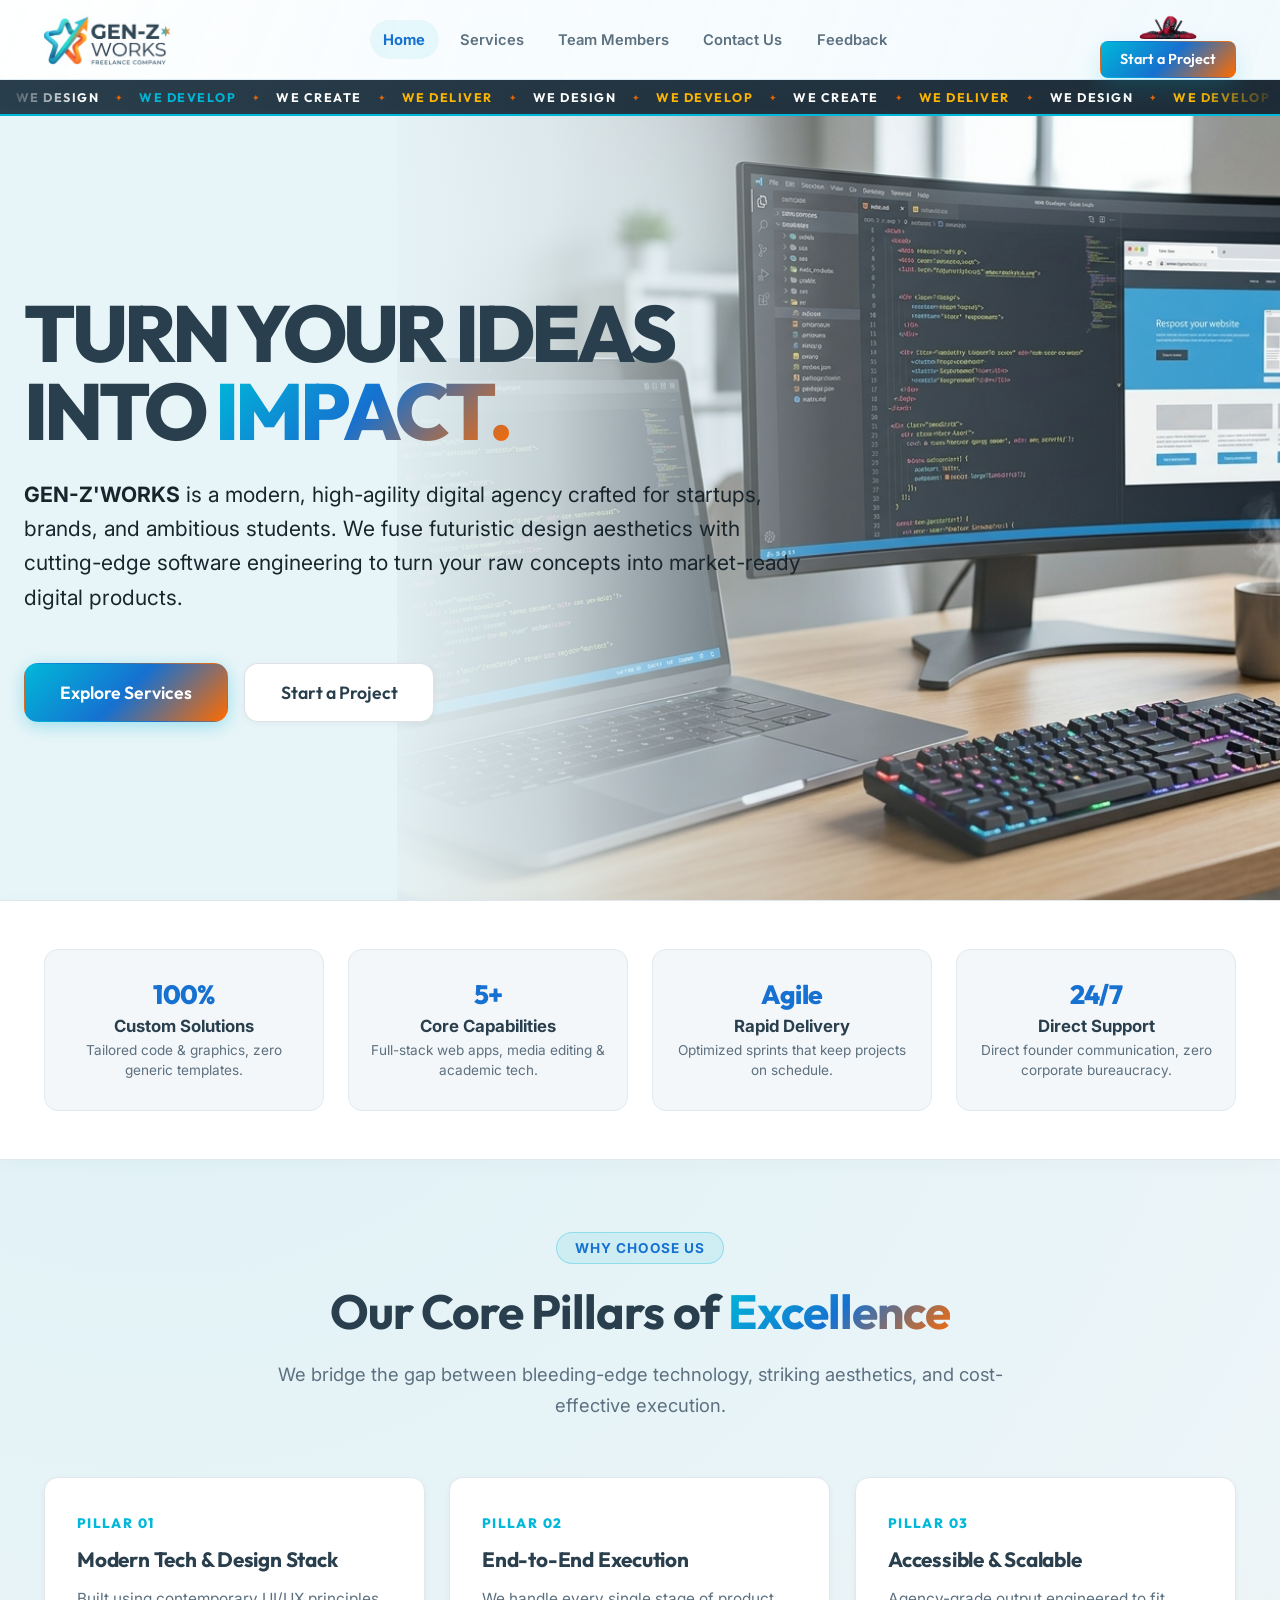
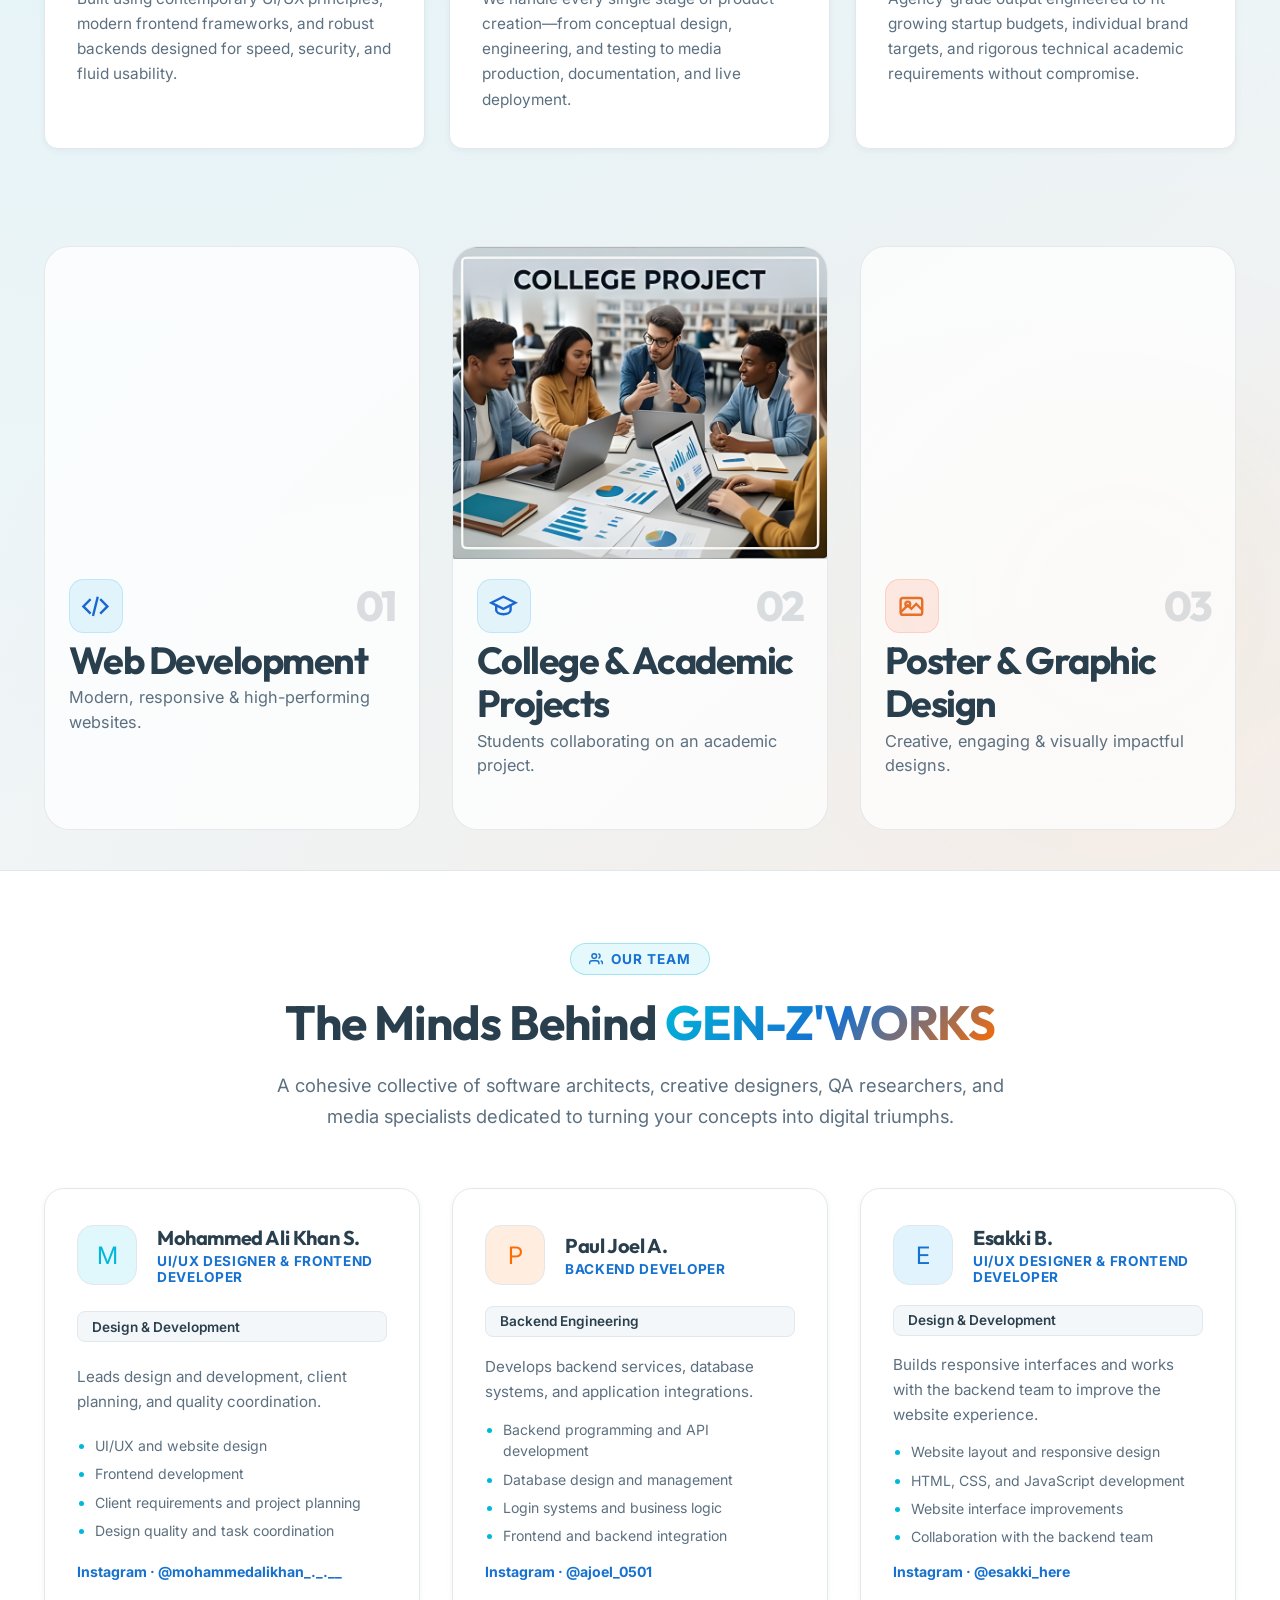
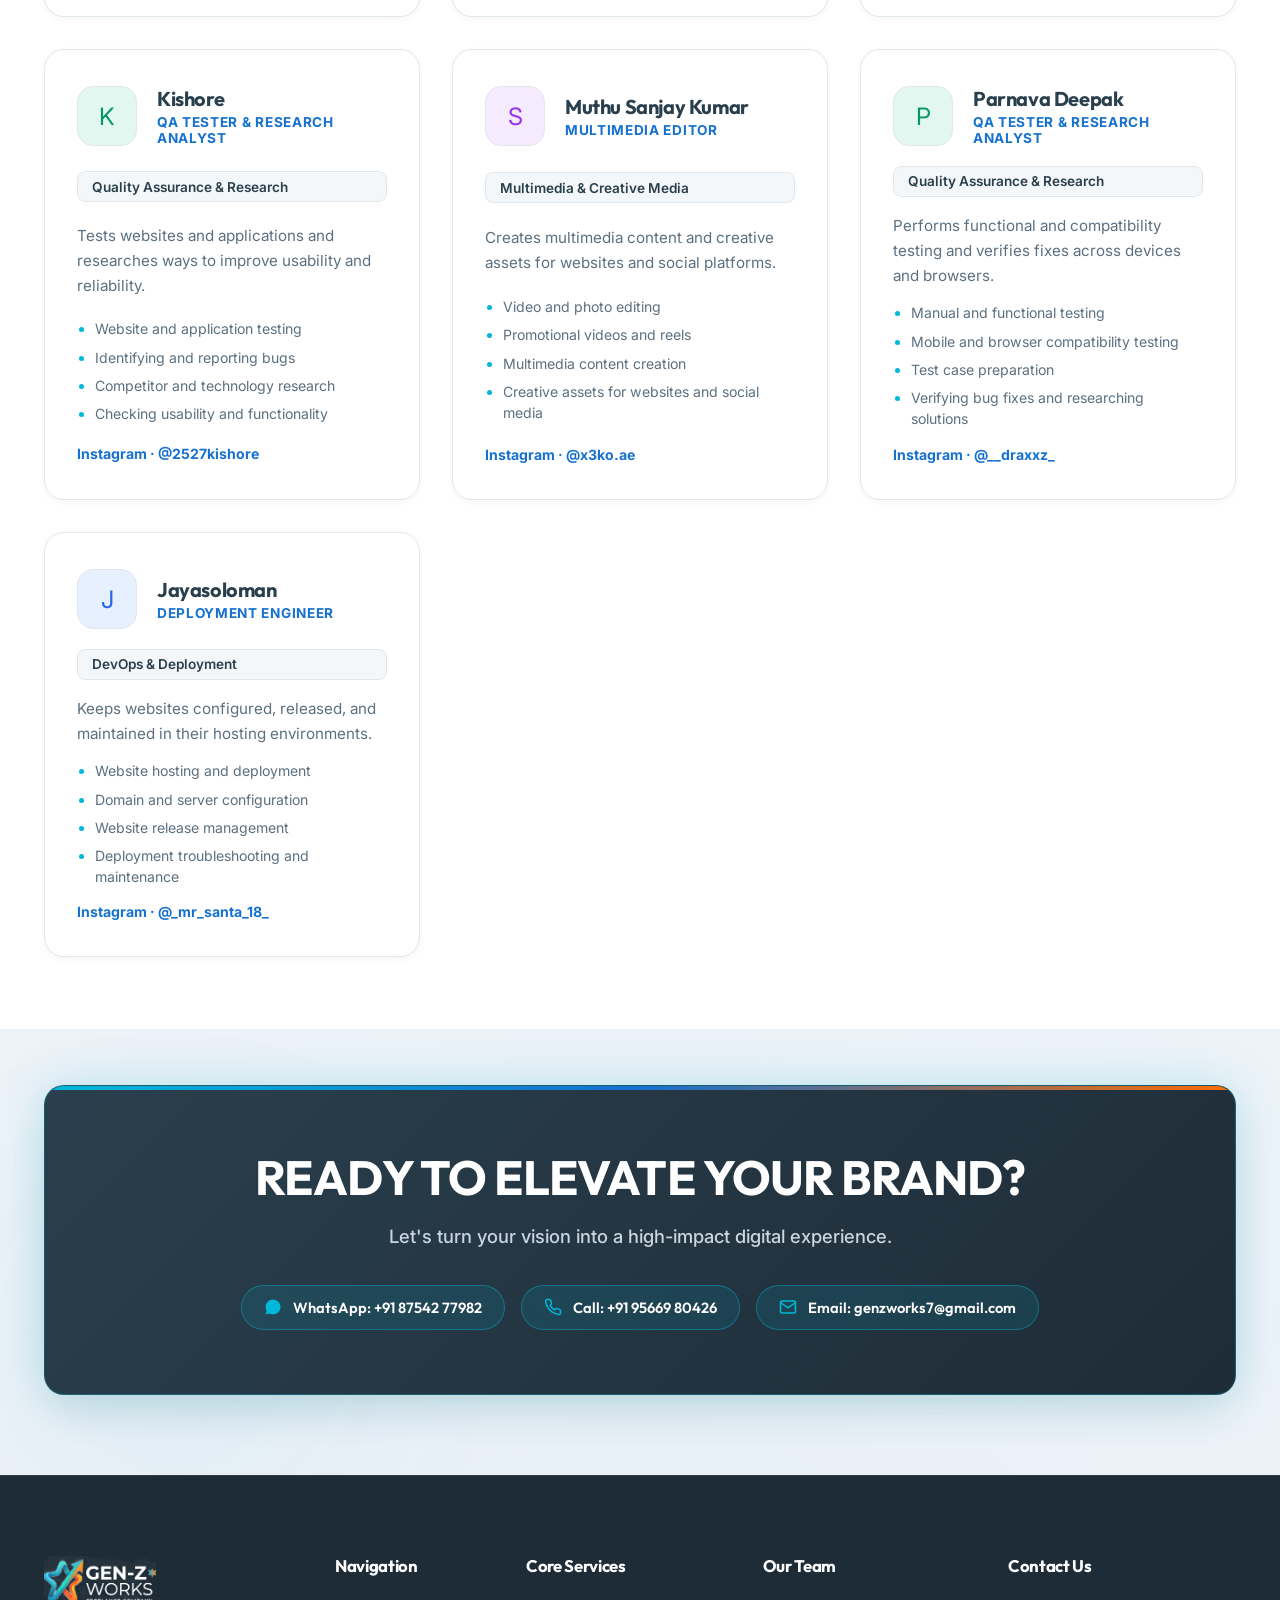
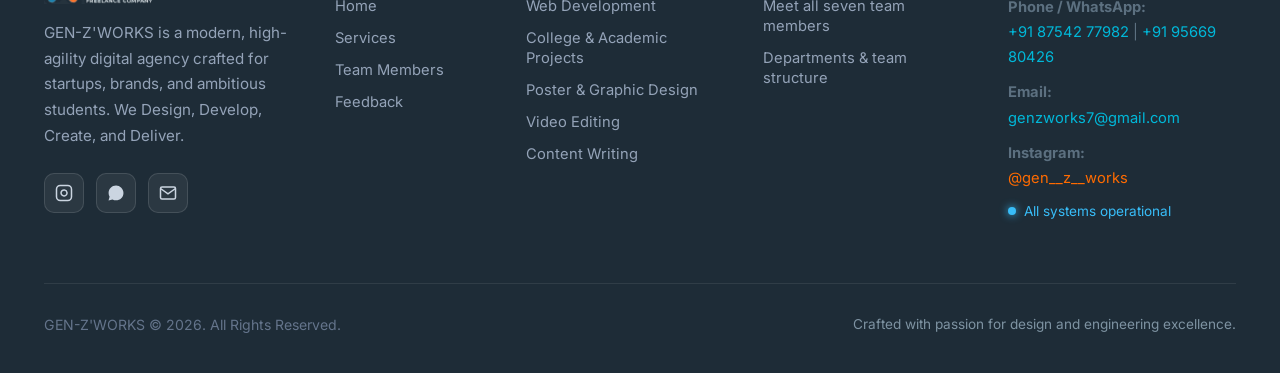
<file: website/index.html>
<!DOCTYPE html>
<html lang="en">

<head>
  <meta charset="UTF-8">
  <meta name="viewport" content="width=device-width, initial-scale=1.0">
  <meta name="description"
    content="GEN-Z'WORKS is a modern, high-agility digital agency crafted for startups, brands, and ambitious students. We Design, Develop, Create, and Deliver custom web platforms, academic projects, and poster designs.">
  <title>GEN-Z'WORKS | Turn Your Ideas Into Impact</title>
  <link rel="preconnect" href="https://fonts.googleapis.com">
  <link rel="preconnect" href="https://fonts.gstatic.com" crossorigin>
  <link rel="stylesheet" href="css/style.css">
  <link rel="icon" href="images/gen-z-works-logo.jpg" type="image/png">
</head>

<body>
  <!-- Ambient Lighting Effects -->
  <div class="ambient-glow ambient-glow-1"></div>
  <div class="ambient-glow ambient-glow-2"></div>
  <div class="ambient-glow ambient-glow-3"></div>

  <!-- 1. Fixed Navigation Bar -->
  <header class="navbar" id="siteNavbar">
    <div class="container nav-container">
      <a href="index.html" class="brand-logo" aria-label="GEN-Z WORKS">
        <img src="images/logo-transparent.png" alt="GEN-Z WORKS FREELANCE COMPANY" class="brand-logo-img">
      </a>

      <!-- Navigation Links -->
      <nav aria-label="Main Navigation">
        <ul class="nav-links" id="navLinks">
          <li><a href="index.html" class="nav-link active" id="nav-home">Home</a></li>
          <li><a href="services.html" class="nav-link" id="nav-services">Services</a></li>
          <li><a href="team.html" class="nav-link" id="nav-team">Team Members</a></li>
          <li><a href="contact.html" class="nav-link" id="nav-contact">Contact Us</a></li>
          <li><a href="feedback.html" class="nav-link" id="nav-feedback">Feedback</a></li>
        </ul>
      </nav>

      <!-- CTA & Mobile Toggle -->
      <div class="nav-cta">
        <img src="images/nav-character.png" alt="" class="nav-cta-image" aria-hidden="true">
        <a href="feedback.html" class="btn btn-primary btn-sm" id="nav-cta-btn">Start a Project</a>
      </div>

      <button class="hamburger" id="hamburgerBtn" aria-label="Toggle navigation menu" aria-expanded="false">
        <span class="hamburger-line"></span>
        <span class="hamburger-line"></span>
        <span class="hamburger-line"></span>
      </button>
    </div>
  </header>

  <!-- Marquee Ticker Strip -->
  <div class="marquee-strip" aria-hidden="true">
    <div class="marquee-track">
      <span class="marquee-content">
        <span class="marquee-item">We Design</span>
        <span class="marquee-dot">✦</span>
        <span class="marquee-item">We Develop</span>
        <span class="marquee-dot">✦</span>
        <span class="marquee-item">We Create</span>
        <span class="marquee-dot">✦</span>
        <span class="marquee-item">We Deliver</span>
        <span class="marquee-dot">✦</span>
        <span class="marquee-item">We Design</span>
        <span class="marquee-dot">✦</span>
        <span class="marquee-item">We Develop</span>
        <span class="marquee-dot">✦</span>
        <span class="marquee-item">We Create</span>
        <span class="marquee-dot">✦</span>
        <span class="marquee-item">We Deliver</span>
        <span class="marquee-dot">✦</span>
        <span class="marquee-item">We Design</span>
        <span class="marquee-dot">✦</span>
        <span class="marquee-item">We Develop</span>
        <span class="marquee-dot">✦</span>
        <span class="marquee-item">We Create</span>
        <span class="marquee-dot">✦</span>
        <span class="marquee-item">We Deliver</span>
        <span class="marquee-dot">✦</span>
      </span>
      <!-- Duplicate for seamless loop -->
      <span class="marquee-content" aria-hidden="true">
        <span class="marquee-item">We Design</span>
        <span class="marquee-dot">✦</span>
        <span class="marquee-item">We Develop</span>
        <span class="marquee-dot">✦</span>
        <span class="marquee-item">We Create</span>
        <span class="marquee-dot">✦</span>
        <span class="marquee-item">We Deliver</span>
        <span class="marquee-dot">✦</span>
        <span class="marquee-item">We Design</span>
        <span class="marquee-dot">✦</span>
        <span class="marquee-item">We Develop</span>
        <span class="marquee-dot">✦</span>
        <span class="marquee-item">We Create</span>
        <span class="marquee-dot">✦</span>
        <span class="marquee-item">We Deliver</span>
        <span class="marquee-dot">✦</span>
        <span class="marquee-item">We Design</span>
        <span class="marquee-dot">✦</span>
        <span class="marquee-item">We Develop</span>
        <span class="marquee-dot">✦</span>
        <span class="marquee-item">We Create</span>
        <span class="marquee-dot">✦</span>
        <span class="marquee-item">We Deliver</span>
        <span class="marquee-dot">✦</span>
      </span>
    </div>
  </div>

  <main>
    <!-- 2. Hero Section -->
    <section class="hero" id="hero-section">
      <div class="container hero-grid">
        <div class="hero-content">
          <h1 class="hero-title reveal-word" data-delay="100">
            TURN YOUR IDEAS<br>INTO <span class="text-gradient">IMPACT.</span>
          </h1>

          <p class="hero-subtitle reveal-word" data-delay="200">
            <strong>GEN-Z'WORKS</strong> is a modern, high-agility digital agency crafted for startups, brands, and
            ambitious students. We fuse futuristic design aesthetics with cutting-edge software engineering to turn your
            raw concepts into market-ready digital products.
          </p>

          <div class="hero-actions reveal-word" data-delay="300">
            <a href="services.html" class="btn btn-primary btn-lg" id="hero-cta-services">Explore Services</a>
            <a href="feedback.html" class="btn btn-secondary btn-lg" id="hero-cta-project">Start a Project</a>
          </div>

        </div>

        <div class="hero-media">
          <div class="hero-image-wrapper">
            <img src="images/str.png" alt="GEN-Z'WORKS futuristic digital agency hero visual" class="hero-image"
              width="1600" height="900">
          </div>
        </div>
      </div>
    </section>

    <!-- 3. Key Agency Highlights Bar -->
    <section class="stats-strip" aria-label="Key Agency Highlights">
      <div class="container">
        <div class="stats-grid">
          <div class="stat-item reveal-word" data-delay="0">
            <div class="stat-number">100%</div>
            <div class="stat-label">Custom Solutions</div>
            <p class="stat-desc">Tailored code &amp; graphics, zero generic templates.</p>
          </div>

          <div class="stat-item reveal-word" data-delay="100">
            <div class="stat-number">5+</div>
            <div class="stat-label">Core Capabilities</div>
            <p class="stat-desc">Full-stack web apps, media editing &amp; academic tech.</p>
          </div>

          <div class="stat-item reveal-word" data-delay="200">
            <div class="stat-number">Agile</div>
            <div class="stat-label">Rapid Delivery</div>
            <p class="stat-desc">Optimized sprints that keep projects on schedule.</p>
          </div>

          <div class="stat-item reveal-word" data-delay="300">
            <div class="stat-number">24/7</div>
            <div class="stat-label">Direct Support</div>
            <p class="stat-desc">Direct founder communication, zero corporate bureaucracy.</p>
          </div>
        </div>
      </div>
    </section>

    <!-- 4. Core Pillars (Why Choose Us) -->
    <section class="section-spacing" id="pillars">
      <div class="container">
        <div class="section-header reveal-word" data-delay="0">
          <div class="section-badge">
            <span>Why Choose Us</span>
          </div>
          <h2 class="section-title">
            Our Core Pillars of <span class="text-gradient">Excellence</span>
          </h2>
          <p class="section-desc">
            We bridge the gap between bleeding-edge technology, striking aesthetics, and cost-effective execution.
          </p>
        </div>

        <div class="about-highlights" style="grid-template-columns: repeat(auto-fit, minmax(320px, 1fr));">
          <!-- Pillar 1 -->
          <div class="pillar-card reveal-word" data-delay="0">
            <div class="pillar-num">Pillar 01</div>
            <h3 class="pillar-title">Modern Tech &amp; Design Stack</h3>
            <p class="pillar-desc">
              Built using contemporary UI/UX principles, modern frontend frameworks, and robust backends designed for
              speed, security, and fluid usability.
            </p>
          </div>

          <!-- Pillar 2 -->
          <div class="pillar-card reveal-word" data-delay="150">
            <div class="pillar-num">Pillar 02</div>
            <h3 class="pillar-title">End-to-End Execution</h3>
            <p class="pillar-desc">
              We handle every single stage of product creation—from conceptual design, engineering, and testing to media
              production, documentation, and live deployment.
            </p>
          </div>

          <!-- Pillar 3 -->
          <div class="pillar-card reveal-word" data-delay="300">
            <div class="pillar-num">Pillar 03</div>
            <h3 class="pillar-title">Accessible &amp; Scalable</h3>
            <p class="pillar-desc">
              Agency-grade output engineered to fit growing startup budgets, individual brand targets, and rigorous
              technical academic requirements without compromise.
            </p>
          </div>
        </div>
      </div>
    </section>

    <!-- 5. Capabilities Overview -->
    <section class="section-spacing service-showcase">
      <div class="container">
        <div class="capabilities-grid">
          <article class="capability-card reveal-word" data-delay="0">
            <img class="capability-card-image" src="images/service-web-development.png"
              alt="Laptop displaying web development code" width="408" height="339" loading="lazy" decoding="async">
            <div class="capability-card-header">
              <div class="capability-icon capability-icon-web" aria-label="Web Development Icon">
                <svg viewBox="0 0 24 24" fill="none" stroke="currentColor" stroke-width="2">
                  <polyline points="16 18 22 12 16 6"></polyline>
                  <polyline points="8 6 2 12 8 18"></polyline>
                  <line x1="14" y1="4" x2="10" y2="20"></line>
                </svg>
              </div>
              <span class="capability-num">01</span>
            </div>
            <h3 class="capability-title">Web Development</h3>
            <p class="capability-desc">Modern, responsive &amp; high-performing websites.</p>
          </article>

          <article class="capability-card reveal-word" data-delay="150">
            <img class="capability-card-image" src="images/service-academic-projects.png"
              alt="Students collaborating on an academic project" width="408" height="337" loading="lazy" decoding="async">
            <div class="capability-card-header">
              <div class="capability-icon capability-icon-academic" aria-label="Academic Projects Icon">
                <svg viewBox="0 0 24 24" fill="none" stroke="currentColor" stroke-width="2">
                  <path d="M2 9L12 4L22 9L12 14L2 9Z"></path>
                  <path d="M6 10.5V15C6 17 8.5 18.5 12 18.5C15.5 18.5 18 17 18 15V10.5"></path>
                </svg>
              </div>
              <span class="capability-num">02</span>
            </div>
            <h3 class="capability-title">College &amp; Academic Projects</h3>
            <p class="capability-desc">Students collaborating on an academic project.</p>
          </article>

          <article class="capability-card reveal-word" data-delay="300">
            <img class="capability-card-image" src="images/service-poster-design.png"
              alt="Digital tablet displaying a colorful graphic design" width="407" height="339" loading="lazy" decoding="async">
            <div class="capability-card-header">
              <div class="capability-icon capability-icon-poster" aria-label="Poster Design Icon">
                <svg viewBox="0 0 24 24" fill="none" stroke="currentColor" stroke-width="2">
                  <rect x="3" y="5" width="18" height="14" rx="2"></rect>
                  <circle cx="9" cy="10" r="2"></circle>
                  <path d="M21 15L16 10L12 14L9 11L3 17"></path>
                </svg>
              </div>
              <span class="capability-num">03</span>
            </div>
            <h3 class="capability-title">Poster &amp; Graphic Design</h3>
            <p class="capability-desc">Creative, engaging &amp; visually impactful designs.</p>
          </article>
        </div>
      </div>
    </section>
    <!-- 5. Team Members Showcase Section -->
    <section class="section-spacing team-section" id="team" style="background: var(--bg-surface); border-top: 1px solid var(--border-light);">
      <div class="container">
        <div class="section-header reveal-word" data-delay="0">
          <div class="section-badge">
            <svg width="14" height="14" viewBox="0 0 24 24" fill="none" stroke="currentColor" stroke-width="2.5"><path d="M17 21v-2a4 4 0 0 0-4-4H5a4 4 0 0 0-4 4v2"></path><circle cx="9" cy="7" r="4"></circle><path d="M23 21v-2a4 4 0 0 0-3-3.87"></path><path d="M16 3.13a4 4 0 0 1 0 7.75"></path></svg>
            <span>Our Team</span>
          </div>
          <h2 class="section-title">
            The Minds Behind <span class="text-gradient">GEN-Z'WORKS</span>
          </h2>
          <p class="section-desc">
            A cohesive collective of software architects, creative designers, QA researchers, and media specialists dedicated to turning your concepts into digital triumphs.
          </p>
        </div>

        <div class="team-grid">
          <div class="team-card reveal-word" data-delay="0">
            <div class="team-card-header"><div class="team-avatar-icon" style="background:rgba(0,184,217,.12);color:#00b8d9;">M</div><div class="team-card-info"><h3>Mohammed Ali Khan S.</h3><div class="team-card-role">UI/UX Designer &amp; Frontend Developer</div></div></div>
            <div class="team-focus-badge">Design &amp; Development</div>
            <p class="team-bio">Leads design and development, client planning, and quality coordination.</p>
            <ul class="team-responsibility-list"><li>UI/UX and website design</li><li>Frontend development</li><li>Client requirements and project planning</li><li>Design quality and task coordination</li></ul>
            <a class="team-instagram-link" href="https://www.instagram.com/mohammedalikhan_._.__/" target="_blank" rel="noopener noreferrer">Instagram · @mohammedalikhan_._.__</a>
          </div>

          <div class="team-card reveal-word" data-delay="100">
            <div class="team-card-header"><div class="team-avatar-icon" style="background:rgba(255,107,0,.12);color:#ff6b00;">P</div><div class="team-card-info"><h3>Paul Joel A.</h3><div class="team-card-role">Backend Developer</div></div></div>
            <div class="team-focus-badge">Backend Engineering</div>
            <p class="team-bio">Develops backend services, database systems, and application integrations.</p>
            <ul class="team-responsibility-list"><li>Backend programming and API development</li><li>Database design and management</li><li>Login systems and business logic</li><li>Frontend and backend integration</li></ul>
            <a class="team-instagram-link" href="https://www.instagram.com/ajoel_0501/" target="_blank" rel="noopener noreferrer">Instagram · @ajoel_0501</a>
          </div>

          <div class="team-card reveal-word" data-delay="200">
            <div class="team-card-header"><div class="team-avatar-icon" style="background:rgba(14,165,233,.12);color:#1671d0;">E</div><div class="team-card-info"><h3>Esakki B.</h3><div class="team-card-role">UI/UX Designer &amp; Frontend Developer</div></div></div>
            <div class="team-focus-badge">Design &amp; Development</div>
            <p class="team-bio">Builds responsive interfaces and works with the backend team to improve the website experience.</p>
            <ul class="team-responsibility-list"><li>Website layout and responsive design</li><li>HTML, CSS, and JavaScript development</li><li>Website interface improvements</li><li>Collaboration with the backend team</li></ul>
            <a class="team-instagram-link" href="https://www.instagram.com/esakki_here/" target="_blank" rel="noopener noreferrer">Instagram · @esakki_here</a>
          </div>

          <div class="team-card reveal-word" data-delay="300">
            <div class="team-card-header"><div class="team-avatar-icon" style="background:rgba(16,185,129,.12);color:#059669;">K</div><div class="team-card-info"><h3>Kishore</h3><div class="team-card-role">QA Tester &amp; Research Analyst</div></div></div>
            <div class="team-focus-badge">Quality Assurance &amp; Research</div>
            <p class="team-bio">Tests websites and applications and researches ways to improve usability and reliability.</p>
            <ul class="team-responsibility-list"><li>Website and application testing</li><li>Identifying and reporting bugs</li><li>Competitor and technology research</li><li>Checking usability and functionality</li></ul>
            <a class="team-instagram-link" href="https://www.instagram.com/2527kishore/" target="_blank" rel="noopener noreferrer">Instagram · @2527kishore</a>
          </div>

          <div class="team-card reveal-word" data-delay="400">
            <div class="team-card-header"><div class="team-avatar-icon" style="background:rgba(168,85,247,.12);color:#9333ea;">S</div><div class="team-card-info"><h3>Muthu Sanjay Kumar</h3><div class="team-card-role">Multimedia Editor</div></div></div>
            <div class="team-focus-badge">Multimedia &amp; Creative Media</div>
            <p class="team-bio">Creates multimedia content and creative assets for websites and social platforms.</p>
            <ul class="team-responsibility-list"><li>Video and photo editing</li><li>Promotional videos and reels</li><li>Multimedia content creation</li><li>Creative assets for websites and social media</li></ul>
            <a class="team-instagram-link" href="https://www.instagram.com/x3ko.ae/" target="_blank" rel="noopener noreferrer">Instagram · @x3ko.ae</a>
          </div>

          <div class="team-card reveal-word" data-delay="500">
            <div class="team-card-header"><div class="team-avatar-icon" style="background:rgba(16,185,129,.12);color:#059669;">P</div><div class="team-card-info"><h3>Parnava Deepak</h3><div class="team-card-role">QA Tester &amp; Research Analyst</div></div></div>
            <div class="team-focus-badge">Quality Assurance &amp; Research</div>
            <p class="team-bio">Performs functional and compatibility testing and verifies fixes across devices and browsers.</p>
            <ul class="team-responsibility-list"><li>Manual and functional testing</li><li>Mobile and browser compatibility testing</li><li>Test case preparation</li><li>Verifying bug fixes and researching solutions</li></ul>
            <a class="team-instagram-link" href="https://www.instagram.com/__draxxz_/" target="_blank" rel="noopener noreferrer">Instagram · @__draxxz_</a>
          </div>

          <div class="team-card reveal-word" data-delay="600">
            <div class="team-card-header"><div class="team-avatar-icon" style="background:rgba(59,130,246,.12);color:#2563eb;">J</div><div class="team-card-info"><h3>Jayasoloman</h3><div class="team-card-role">Deployment Engineer</div></div></div>
            <div class="team-focus-badge">DevOps &amp; Deployment</div>
            <p class="team-bio">Keeps websites configured, released, and maintained in their hosting environments.</p>
            <ul class="team-responsibility-list"><li>Website hosting and deployment</li><li>Domain and server configuration</li><li>Website release management</li><li>Deployment troubleshooting and maintenance</li></ul>
            <a class="team-instagram-link" href="https://www.instagram.com/_mr_santa_18_/" target="_blank" rel="noopener noreferrer">Instagram · @_mr_santa_18_</a>
          </div>
        </div>
      </div>
    </section>

    <!-- 6. Call to Action Banner -->
    <section class="container section-spacing" style="padding-top: 3.5rem; padding-bottom: 5rem;">
      <div class="cta-banner">
        <h2>READY TO ELEVATE YOUR BRAND?</h2>
        <p style="font-size: 1.15rem; font-weight: 500; max-width: 680px; margin: 0 auto 2rem;">
          Let's turn your vision into a high-impact digital experience.
        </p>

        <!-- Direct Contact Badges (Unified Matchable Style) -->
        <div class="cta-contacts">
          <a href="https://wa.me/918754277982?text=Hello%20GEN-Z'WORKS!%20I%20would%20like%20to%20start%20a%20project."
            target="_blank" rel="noopener noreferrer" class="cta-contact-pill">
            <svg width="18" height="18" viewBox="0 0 24 24" fill="currentColor"><path d="M12.04 2c-5.46 0-9.91 4.45-9.91 9.91 0 1.75.46 3.45 1.32 4.95L2.05 22l5.25-1.38c1.45.79 3.08 1.21 4.74 1.21 5.46 0 9.91-4.45 9.91-9.91 0-2.65-1.03-5.14-2.9-7.01A9.816 9.816 0 0 0 12.04 2z"></path></svg>
            <span>WhatsApp: +91 87542 77982</span>
          </a>

          <a href="tel:+919566980426" class="cta-contact-pill">
            <svg width="18" height="18" viewBox="0 0 24 24" fill="none" stroke="currentColor" stroke-width="2"><path d="M22 16.92v3a2 2 0 0 1-2.18 2 19.79 19.79 0 0 1-8.63-3.07 19.5 19.5 0 0 1-6-6 19.79 19.79 0 0 1-3.07-8.67A2 2 0 0 1 4.11 2h3a2 2 0 0 1 2 1.72 12.84 12.84 0 0 0 .7 2.81 2 2 0 0 1-.45 2.11L8.09 9.91a16 16 0 0 0 6 6l1.27-1.27a2 2 0 0 1 2.11-.45 12.84 12.84 0 0 0 2.81.7A2 2 0 0 1 22 16.92z"></path></svg>
            <span>Call: +91 95669 80426</span>
          </a>

          <a href="mailto:genzworks7@gmail.com" class="cta-contact-pill">
            <svg width="18" height="18" viewBox="0 0 24 24" fill="none" stroke="currentColor" stroke-width="2"><path d="M4 4h16c1.1 0 2 .9 2 2v12c0 1.1-.9 2-2 2H4c-1.1 0-2-.9-2-2V6c0-1.1.9-2 2-2z"></path><polyline points="22,6 12,13 2,6"></polyline></svg>
            <span>Email: genzworks7@gmail.com</span>
          </a>
        </div>
      </div>
    </section>
  </main>

  <!-- 7. Site Footer -->
  <footer class="site-footer">
    <div class="container">
      <div class="footer-grid">
        <div class="footer-brand">
          <a href="index.html" class="brand-logo" aria-label="GEN-Z WORKS">
            <img src="images/logo-dark-theme.png" alt="GEN-Z WORKS FREELANCE COMPANY"
              class="brand-logo-img footer-logo-img">
          </a>
          <p>
            GEN-Z'WORKS is a modern, high-agility digital agency crafted for startups, brands, and ambitious students.
            We Design, Develop, Create, and Deliver.
          </p>
          <div class="social-links" aria-label="Social Media Links">
            <a href="https://instagram.com/gen__z__works" target="_blank" rel="noopener noreferrer" class="social-btn"
              aria-label="Instagram">
              <svg viewBox="0 0 24 24" fill="none" stroke="currentColor" stroke-width="2">
                <rect x="2" y="2" width="20" height="20" rx="5" ry="5"></rect>
                <path d="M16 11.37A4 4 0 1 1 12.63 8 4 4 0 0 1 16 11.37z"></path>
                <line x1="17.5" y1="6.5" x2="17.51" y2="6.5"></line>
              </svg>
            </a>
            <a href="https://wa.me/918754277982" target="_blank" rel="noopener noreferrer" class="social-btn"
              aria-label="WhatsApp">
              <svg viewBox="0 0 24 24" fill="currentColor">
                <path
                  d="M12.04 2c-5.46 0-9.91 4.45-9.91 9.91 0 1.75.46 3.45 1.32 4.95L2.05 22l5.25-1.38c1.45.79 3.08 1.21 4.74 1.21 5.46 0 9.91-4.45 9.91-9.91 0-2.65-1.03-5.14-2.9-7.01A9.816 9.816 0 0 0 12.04 2z">
                </path>
              </svg>
            </a>
            <a href="mailto:genzworks7@gmail.com" class="social-btn" aria-label="Email">
              <svg viewBox="0 0 24 24" fill="none" stroke="currentColor" stroke-width="2">
                <path d="M4 4h16c1.1 0 2 .9 2 2v12c0 1.1-.9 2-2 2H4c-1.1 0-2-.9-2-2V6c0-1.1.9-2 2-2z"></path>
                <polyline points="22,6 12,13 2,6"></polyline>
              </svg>
            </a>
          </div>
        </div>

        <div class="footer-col">
          <h4>Navigation</h4>
          <ul class="footer-links">
            <li><a href="index.html">Home</a></li>
            <li><a href="services.html">Services</a></li>
            <li><a href="team.html">Team Members</a></li>
            <li><a href="feedback.html">Feedback</a></li>
          </ul>
        </div>

        <div class="footer-col">
          <h4>Core Services</h4>
          <ul class="footer-links">
            <li><a href="services.html#web-dev">Web Development</a></li>
            <li><a href="services.html#academic-projects">College &amp; Academic Projects</a></li>
            <li><a href="services.html#poster-design">Poster &amp; Graphic Design</a></li>
            <li><a href="services.html#video-editing">Video Editing</a></li>
            <li><a href="services.html#content-writing">Content Writing</a></li>
          </ul>
        </div>

        <div class="footer-col">
          <h4>Our Team</h4>
          <ul class="footer-links">
            <li><a href="team.html#team-members">Meet all seven team members</a></li>
            <li><a href="team.html#team-structure-title">Departments &amp; team structure</a></li>
          </ul>
        </div>

        <div class="footer-col">
          <h4>Contact Us</h4>
          <p style="font-size:0.92rem; margin-bottom: 0.65rem;">
            <strong>Phone / WhatsApp:</strong><br>
            <a href="https://wa.me/918754277982" style="color:var(--poster-cyan);">+91 87542 77982</a> |
            <a href="tel:+919566980426" style="color:var(--poster-cyan);">+91 95669 80426</a>
          </p>
          <p style="font-size:0.92rem; margin-bottom: 0.65rem;">
            <strong>Email:</strong><br>
            <a href="mailto:genzworks7@gmail.com" style="color:var(--poster-cyan);">genzworks7@gmail.com</a>
          </p>
          <p style="font-size:0.92rem; margin-bottom: 0.75rem;">
            <strong>Instagram:</strong><br>
            <a href="https://instagram.com/gen__z__works" target="_blank" rel="noopener noreferrer"
              style="color:var(--poster-orange);">@gen__z__works</a>
          </p>
          <div class="system-status">
            <span class="status-dot"></span>
            <span>All systems operational</span>
          </div>
        </div>
      </div>

      <div class="footer-bottom">
        <div class="copyright-text">
          GEN-Z'WORKS &copy; 2026. All Rights Reserved.
        </div>
        <div style="font-size:0.85rem; color:var(--text-dim);">
          Crafted with passion for design and engineering excellence.
        </div>
      </div>
    </div>
  </footer>

  <script src="js/main.js"></script>
</body>

</html>
</file>
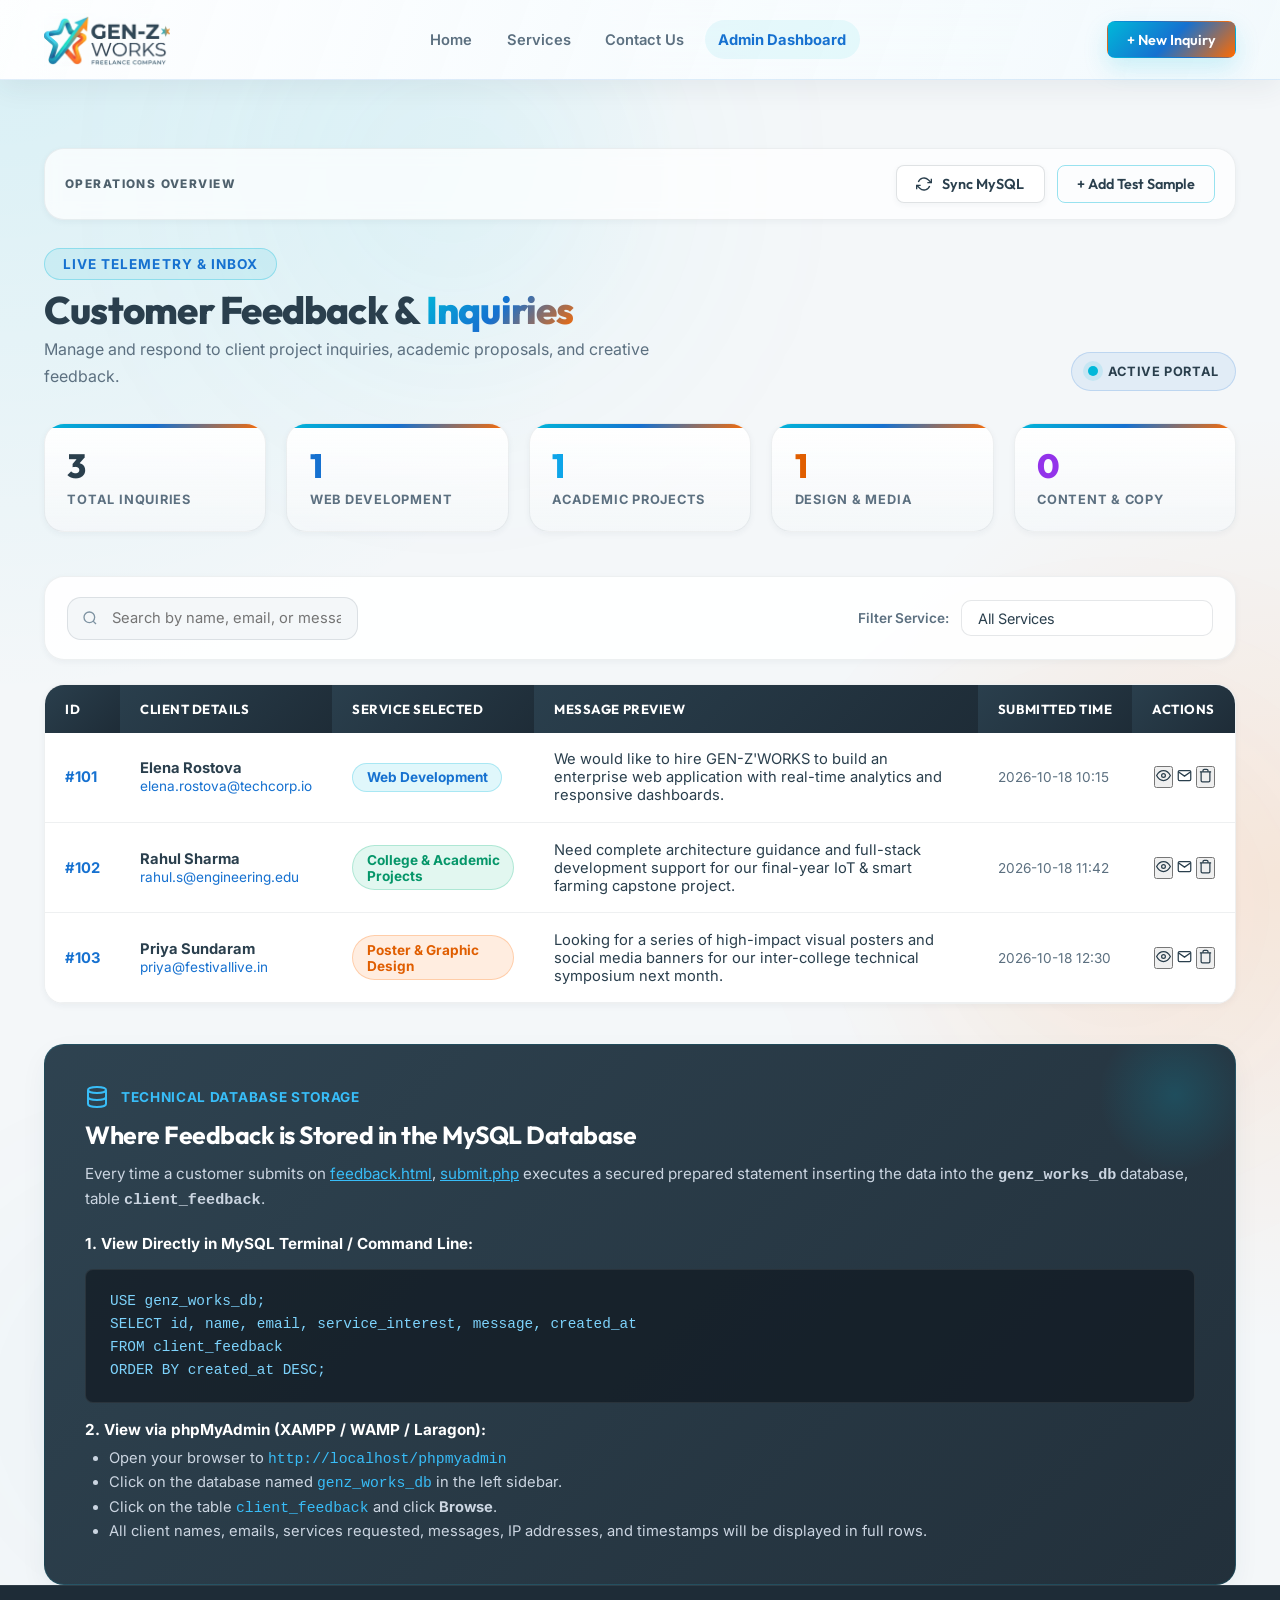
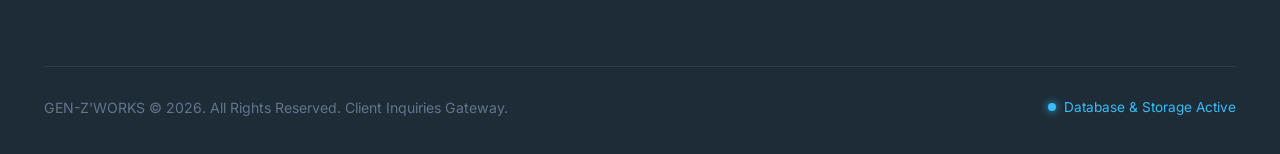
<file: website/admin-feedback.html>
<!DOCTYPE html>
<html lang="en">
<head>
  <meta charset="UTF-8">
  <meta name="viewport" content="width=device-width, initial-scale=1.0">
  <meta name="description" content="GEN-Z'WORKS Admin - Customer Feedback & Project Inquiries Dashboard. View, search, filter, and manage client submissions.">
  <title>Customer Inquiries &amp; Feedback Dashboard | GEN-Z'WORKS Admin</title>
  <link rel="stylesheet" href="css/style.css">
  <link rel="icon" href="images/star-icon.png" type="image/png">
  <style>
    body {
      background:
        radial-gradient(circle at top left, rgba(0, 184, 217, 0.12), transparent 32%),
        radial-gradient(circle at right center, rgba(255, 107, 0, 0.10), transparent 30%),
        var(--bg-page);
    }

    .admin-page {
      padding-top: 2rem;
    }

    .admin-shell {
      position: relative;
      z-index: 1;
    }

    .admin-header {
      display: flex;
      justify-content: space-between;
      align-items: flex-end;
      flex-wrap: wrap;
      gap: 1.25rem;
      margin-bottom: 1.75rem;
      padding: 0.25rem 0;
    }

    .admin-title-wrap {
      max-width: 640px;
    }

    .admin-page-title {
      font-size: clamp(2.1rem, 3vw, 3rem);
      color: var(--poster-navy);
      margin: 0;
    }

    .status-chip {
      display: inline-flex;
      align-items: center;
      gap: 0.6rem;
      padding: 0.68rem 1rem;
      border-radius: var(--radius-full);
      background: rgba(22, 113, 208, 0.08);
      border: 1px solid rgba(22, 113, 208, 0.18);
      color: var(--poster-navy);
      font-size: 0.8rem;
      font-weight: 700;
      letter-spacing: 0.05em;
      text-transform: uppercase;
    }

    .status-chip::before {
      content: "";
      width: 10px;
      height: 10px;
      border-radius: 50%;
      background: var(--color-accent-teal);
      box-shadow: 0 0 0 5px rgba(0, 184, 217, 0.12);
    }

    .dashboard-topbar {
      display: flex;
      justify-content: space-between;
      align-items: center;
      gap: 1rem;
      flex-wrap: wrap;
      margin-bottom: 1.5rem;
      padding: 1rem 1.25rem;
      background: rgba(255, 255, 255, 0.72);
      border: 1px solid rgba(42, 63, 77, 0.08);
      border-radius: var(--radius-lg);
      box-shadow: var(--shadow-sm);
      backdrop-filter: blur(8px);
    }

    .page-eyebrow {
      font-size: 0.74rem;
      font-weight: 800;
      letter-spacing: 0.12em;
      text-transform: uppercase;
      color: var(--poster-navy);
      opacity: 0.82;
    }

    .dashboard-actions {
      display: flex;
      align-items: center;
      gap: 0.75rem;
      flex-wrap: wrap;
    }

    .admin-metrics {
      display: grid;
      grid-template-columns: repeat(auto-fit, minmax(200px, 1fr));
      gap: 1.25rem;
      margin-bottom: 2.75rem;
    }

    .metric-card {
      position: relative;
      background: linear-gradient(180deg, rgba(255,255,255,0.96), rgba(244,247,249,0.8));
      border: 1px solid rgba(42, 63, 77, 0.08);
      border-radius: var(--radius-lg);
      padding: 1.5rem 1.4rem;
      box-shadow: var(--shadow-sm);
      transition: all var(--transition-normal);
      overflow: hidden;
    }

    .metric-card::before {
      content: "";
      position: absolute;
      inset: 0 auto auto 0;
      width: 100%;
      height: 4px;
      background: var(--brand-gradient);
    }

    .metric-card:hover {
      transform: translateY(-4px);
      box-shadow: var(--shadow-md);
      border-color: rgba(0, 184, 217, 0.24);
    }

    .metric-val {
      font-size: 2.1rem;
      font-weight: 800;
      font-family: var(--font-display);
      color: var(--poster-navy);
      line-height: 1.1;
      margin-bottom: 0.5rem;
    }

    .metric-title {
      font-size: 0.8rem;
      font-weight: 700;
      color: var(--text-muted);
      text-transform: uppercase;
      letter-spacing: 0.06em;
    }

    .admin-toolbar {
      display: flex;
      flex-wrap: wrap;
      gap: 1rem;
      align-items: center;
      justify-content: space-between;
      background: rgba(255, 255, 255, 0.9);
      border: 1px solid rgba(42, 63, 77, 0.08);
      border-radius: var(--radius-lg);
      padding: 1.2rem 1.4rem;
      margin-bottom: 1.5rem;
      box-shadow: var(--shadow-sm);
    }

    .search-input {
      padding: 0.72rem 1rem 0.72rem 2.7rem;
      border: 1px solid rgba(42, 63, 77, 0.12);
      border-radius: var(--radius-md);
      font-size: 0.92rem;
      background: var(--color-bg-subtle);
      min-width: min(100%, 320px);
      transition: all var(--transition-fast);
    }

    .search-input:focus {
      outline: none;
      border-color: rgba(0, 184, 217, 0.5);
      box-shadow: 0 0 0 4px rgba(0, 184, 217, 0.1);
    }

    .search-box-wrap {
      position: relative;
      display: flex;
      align-items: center;
    }

    .search-box-wrap svg {
      position: absolute;
      left: 0.9rem;
      color: var(--text-dim);
      pointer-events: none;
    }

    .table-responsive {
      background: rgba(255, 255, 255, 0.94);
      border: 1px solid rgba(42, 63, 77, 0.08);
      border-radius: var(--radius-xl, 20px);
      overflow: hidden;
      box-shadow: var(--shadow-sm);
      margin-bottom: 2.5rem;
    }

    .inquiry-table {
      width: 100%;
      border-collapse: collapse;
      text-align: left;
      font-size: 0.92rem;
    }

    .inquiry-table th {
      background: linear-gradient(135deg, #2A3F4D, #1E2C37);
      color: #ffffff;
      padding: 1rem 1.25rem;
      font-family: var(--font-display);
      font-weight: 700;
      font-size: 0.82rem;
      text-transform: uppercase;
      letter-spacing: 0.04em;
      white-space: nowrap;
    }

    .inquiry-table td {
      padding: 1.1rem 1.25rem;
      border-bottom: 1px solid rgba(42, 63, 77, 0.08);
      vertical-align: middle;
      color: var(--text-main);
      background: rgba(255, 255, 255, 0.85);
    }

    .inquiry-table tbody tr:hover td {
      background: rgba(244, 247, 249, 0.9);
    }

    .db-guide-card {
      background: linear-gradient(135deg, rgba(42,63,77,0.98), rgba(30,44,55,0.98));
      color: #ffffff;
      border: 1px solid rgba(0, 184, 217, 0.15);
      border-radius: var(--radius-lg);
      padding: 2.5rem;
      box-shadow: var(--shadow-md);
      position: relative;
      overflow: hidden;
    }

    .db-guide-card::before {
      content: "";
      position: absolute;
      right: -30px;
      top: -40px;
      width: 180px;
      height: 180px;
      background: radial-gradient(circle, rgba(0,184,217,0.18), transparent 60%);
      pointer-events: none;
    }

    .db-guide-card h3 {
      font-size: 1.55rem;
      margin-bottom: 0.75rem;
      color: #ffffff;
      position: relative;
      z-index: 1;
    }

    .db-guide-card p,
    .db-guide-card li {
      position: relative;
      z-index: 1;
    }

    .sql-code-snippet {
      background: rgba(17, 26, 34, 0.72);
      border: 1px solid rgba(255, 255, 255, 0.08);
      border-radius: var(--radius-sm);
      padding: 1.25rem 1.5rem;
      font-family: Consolas, Monaco, 'Courier New', monospace;
      font-size: 0.9rem;
      color: #7dd3fc;
      overflow-x: auto;
      margin: 1rem 0;
      line-height: 1.6;
    }

    @media (max-width: 640px) {
      .admin-header {
        align-items: flex-start;
      }

      .dashboard-topbar {
        padding: 0.9rem 1rem;
      }

      .admin-toolbar {
        padding: 1rem;
      }

      .search-input {
        min-width: 100%;
      }

      .db-guide-card {
        padding: 1.5rem 1.2rem;
      }
    }
  </style>
</head>
<body>
  <!-- Ambient Glow Effects -->
  <div class="ambient-glow ambient-glow-1"></div>
  <div class="ambient-glow ambient-glow-2"></div>
  <div class="ambient-glow ambient-glow-3"></div>

  <!-- Navbar -->
  <header class="navbar" id="siteNavbar">
    <div class="container nav-container">
      <a href="index.html" class="brand-logo" aria-label="GEN-Z WORKS">
        <img src="images/logo-transparent.png" alt="GEN-Z WORKS FREELANCE COMPANY" class="brand-logo-img">
      </a>

      <nav aria-label="Main Navigation">
        <ul class="nav-links" id="navLinks">
          <li><a href="index.html" class="nav-link">Home</a></li>
          <li><a href="services.html" class="nav-link">Services</a></li>
          <li><a href="feedback.html" class="nav-link">Contact Us</a></li>
          <li><a href="admin-feedback.html" class="nav-link active">Admin Dashboard</a></li>
        </ul>
      </nav>

      <div class="nav-cta">
        <a href="feedback.html" class="btn btn-primary btn-sm">
          <span>+ New Inquiry</span>
        </a>
      </div>
    </div>
  </header>

  <main class="admin-page">
    <div class="container admin-shell">
      <div class="dashboard-topbar">
        <div class="page-eyebrow">Operations Overview</div>
        <div class="dashboard-actions">
          <button type="button" class="btn btn-secondary btn-sm" id="btnSyncDb" title="Sync with MySQL database">
            <svg width="16" height="16" viewBox="0 0 24 24" fill="none" stroke="currentColor" stroke-width="2"><path d="M23 4v6h-6"></path><path d="M1 20v-6h6"></path><path d="M3.51 9a9 9 0 0 1 14.85-3.36L23 10M1 14l4.64 4.36A9 9 0 0 0 20.49 15"></path></svg>
            <span>Sync MySQL</span>
          </button>
          <button type="button" class="btn btn-outline btn-sm" id="btnAddDemo">
            <span>+ Add Test Sample</span>
          </button>
        </div>
      </div>

      <div class="admin-header">
        <div class="admin-title-wrap">
          <div class="section-badge" style="margin-bottom: 0.5rem;">
            <span>Live Telemetry &amp; Inbox</span>
          </div>
          <h1 class="admin-page-title">
            Customer Feedback &amp; <span class="text-gradient">Inquiries</span>
          </h1>
          <p style="color: var(--text-muted); font-size: 1rem; margin-top: 0.25rem;">
            Manage and respond to client project inquiries, academic proposals, and creative feedback.
          </p>
        </div>

        <div class="status-chip" aria-label="Live status">
          Active Portal
        </div>
      </div>

      <!-- Quick Metrics Strip -->
      <div class="admin-metrics">
        <div class="metric-card">
          <div class="metric-val" id="metricTotal">0</div>
          <div class="metric-title">Total Inquiries</div>
        </div>
        <div class="metric-card">
          <div class="metric-val" id="metricWeb" style="color:#1671d0;">0</div>
          <div class="metric-title">Web Development</div>
        </div>
        <div class="metric-card">
          <div class="metric-val" id="metricAcademic" style="color:#0ea5e9;">0</div>
          <div class="metric-title">Academic Projects</div>
        </div>
        <div class="metric-card">
          <div class="metric-val" id="metricMedia" style="color:#e05e00;">0</div>
          <div class="metric-title">Design &amp; Media</div>
        </div>
        <div class="metric-card">
          <div class="metric-val" id="metricWriting" style="color:#9333ea;">0</div>
          <div class="metric-title">Content &amp; Copy</div>
        </div>
      </div>

      <!-- Toolbar / Filters -->
      <div class="admin-toolbar">
        <div class="search-box-wrap">
          <svg width="16" height="16" viewBox="0 0 24 24" fill="none" stroke="currentColor" stroke-width="2"><circle cx="11" cy="11" r="8"></circle><line x1="21" y1="21" x2="16.65" y2="16.65"></line></svg>
          <input type="text" id="inboxSearch" class="search-input" placeholder="Search by name, email, or message keyword...">
        </div>

        <div style="display:flex; align-items:center; gap: 0.75rem; flex-wrap: wrap;">
          <label for="filterService" style="font-size:0.85rem; font-weight:600; color:var(--text-muted);">Filter Service:</label>
          <select id="filterService" class="form-select" style="padding: 0.55rem 1rem; width: auto; font-size: 0.9rem; border: 1px solid rgba(42,63,77,0.12); border-radius: 10px; background: #fff;">
            <option value="all">All Services</option>
            <option value="Web Development">Web Development</option>
            <option value="College & Academic Projects">College &amp; Academic Projects</option>
            <option value="Poster & Graphic Design">Poster &amp; Graphic Design</option>
            <option value="Video Editing & Motion Graphics">Video Editing &amp; Motion Graphics</option>
            <option value="Content Writing & Copywriting">Content Writing &amp; Copywriting</option>
          </select>
        </div>
      </div>

      <!-- Inquiries Table -->
      <div class="table-responsive">
        <table class="inquiry-table" id="inquiriesTable">
          <thead>
            <tr>
              <th scope="col">ID</th>
              <th scope="col">Client Details</th>
              <th scope="col">Service Selected</th>
              <th scope="col">Message Preview</th>
              <th scope="col">Submitted Time</th>
              <th scope="col" style="text-align:right;">Actions</th>
            </tr>
          </thead>
          <tbody id="inquiriesTbody">
            <!-- Populated via JavaScript -->
          </tbody>
        </table>
        <div id="tableEmptyState" class="empty-state" style="display:none;">
          <svg width="44" height="44" viewBox="0 0 24 24" fill="none" stroke="currentColor" stroke-width="1.5"><rect x="2" y="4" width="20" height="16" rx="2"></rect><path d="m22 7-8.97 5.7a1.94 1.94 0 0 1-2.06 0L2 7"></path></svg>
          <h4>No Inquiries Found</h4>
          <p>Submissions from the <a href="feedback.html" style="color:#1671d0; font-weight:600;">Feedback Form</a> will appear here automatically.</p>
        </div>
      </div>

      <!-- MySQL Database Direct Instructions Card -->
      <div class="db-guide-card">
        <div style="display:flex; align-items:center; gap: 0.75rem; margin-bottom: 0.75rem; position: relative; z-index: 1;">
          <svg width="24" height="24" viewBox="0 0 24 24" fill="none" stroke="#38bdf8" stroke-width="2"><ellipse cx="12" cy="5" rx="9" ry="3"></ellipse><path d="M21 12c0 1.66-4 3-9 3s-9-1.34-9-3"></path><path d="M3 5v14c0 1.66 4 3 9 3s9-1.34 9-3V5"></path></svg>
          <span style="font-size:0.85rem; font-weight:700; text-transform:uppercase; letter-spacing:0.05em; color:#38bdf8;">Technical Database Storage</span>
        </div>
        <h3>Where Feedback is Stored in the MySQL Database</h3>
        <p style="color: #cbd5e1; font-size: 0.95rem; line-height: 1.6;">
          Every time a customer submits on <a href="feedback.html" style="color:#38bdf8; text-decoration:underline;">feedback.html</a>, <a href="submit.php" style="color:#38bdf8; text-decoration:underline;">submit.php</a> executes a secured prepared statement inserting the data into the <strong><code>genz_works_db</code></strong> database, table <strong><code>client_feedback</code></strong>.
        </p>

        <div style="margin-top: 1.25rem; position: relative; z-index: 1;">
          <strong style="color: #ffffff; font-size: 0.95rem;">1. View Directly in MySQL Terminal / Command Line:</strong>
          <pre class="sql-code-snippet">USE genz_works_db;
SELECT id, name, email, service_interest, message, created_at 
FROM client_feedback 
ORDER BY created_at DESC;</pre>
        </div>

        <div style="margin-top: 1rem; position: relative; z-index: 1;">
          <strong style="color: #ffffff; font-size: 0.95rem;">2. View via phpMyAdmin (XAMPP / WAMP / Laragon):</strong>
          <ul style="margin-left: 1.5rem; margin-top: 0.5rem; color:#cbd5e1; font-size: 0.92rem; line-height: 1.6;">
            <li>Open your browser to <code style="color:#38bdf8;">http://localhost/phpmyadmin</code></li>
            <li>Click on the database named <code style="color:#38bdf8;">genz_works_db</code> in the left sidebar.</li>
            <li>Click on the table <code style="color:#38bdf8;">client_feedback</code> and click <strong>Browse</strong>.</li>
            <li>All client names, emails, services requested, messages, IP addresses, and timestamps will be displayed in full rows.</li>
          </ul>
        </div>
      </div>
    </div>
  </main>

  <!-- View Full Message Modal -->
  <div class="modal-backdrop" id="msgModal" role="dialog" aria-modal="true" aria-labelledby="modalClientName">
    <div class="modal-dialog" style="max-width: 620px;">
      <button class="modal-close" id="modalCloseBtn" aria-label="Close modal">&times;</button>
      <div class="modal-content-inner" style="padding: 2.25rem;">
        <div style="margin-bottom: 0.75rem;">
          <span class="dept-pill dept-design" id="modalBadge">Service</span>
        </div>
        <h2 id="modalClientName" style="font-size:1.6rem; color:var(--poster-navy); margin-bottom: 0.25rem;">Client Name</h2>
        <div style="font-size:0.92rem; color:#1671d0; font-weight:600; margin-bottom: 1.25rem;" id="modalEmail">client@example.com</div>

        <div style="background: #f4f7f9; border: 1px solid var(--border-light); border-radius: 10px; padding: 1.25rem; margin-bottom: 1.5rem;">
          <div style="font-size:0.8rem; font-weight:700; color:var(--text-dim); text-transform:uppercase; margin-bottom:0.5rem;">Full Message / Project Scope:</div>
          <div id="modalFullMsg" style="font-size: 1rem; color: var(--text-main); line-height: 1.7; white-space: pre-wrap;"></div>
        </div>

        <div style="font-size:0.85rem; color:var(--text-muted); margin-bottom: 1.75rem;" id="modalTimestamp">Submitted on: -</div>

        <div style="display:flex; gap: 0.75rem; flex-wrap:wrap;">
          <a href="#" id="modalReplyEmail" class="btn btn-primary btn-sm">
            <span>Reply via Email</span>
            <svg width="14" height="14" viewBox="0 0 24 24" fill="none" stroke="currentColor" stroke-width="2"><line x1="22" y1="2" x2="11" y2="13"></line><polygon points="22 2 15 22 11 13 2 9 22 2"></polygon></svg>
          </a>
          <button type="button" class="btn btn-secondary btn-sm" id="modalCloseBtn2">Close</button>
        </div>
      </div>
    </div>
  </div>

  <footer class="site-footer">
    <div class="container">
      <div class="footer-bottom">
        <div class="copyright-text">
          GEN-Z'WORKS &copy; 2026. All Rights Reserved. Client Inquiries Gateway.
        </div>
        <div class="system-status">
          <span class="status-dot"></span>
          <span>Database &amp; Storage Active</span>
        </div>
      </div>
    </div>
  </footer>

  <script>
    // Initial sample inquiries if first time opening
    const initialSample = [
      {
        id: 101,
        name: 'Elena Rostova',
        email: 'elena.rostova@techcorp.io',
        service_interest: 'Web Development',
        message: 'We would like to hire GEN-Z\'WORKS to build an enterprise web application with real-time analytics and responsive dashboards.',
        submitted_time: '2026-10-18 10:15'
      },
      {
        id: 102,
        name: 'Rahul Sharma',
        email: 'rahul.s@engineering.edu',
        service_interest: 'College & Academic Projects',
        message: 'Need complete architecture guidance and full-stack development support for our final-year IoT & smart farming capstone project.',
        submitted_time: '2026-10-18 11:42'
      },
      {
        id: 103,
        name: 'Priya Sundaram',
        email: 'priya@festivallive.in',
        service_interest: 'Poster & Graphic Design',
        message: 'Looking for a series of high-impact visual posters and social media banners for our inter-college technical symposium next month.',
        submitted_time: '2026-10-18 12:30'
      }
    ];

    function getStoredInquiries() {
      try {
        const stored = localStorage.getItem('genz_client_inquiries');
        if (!stored) {
          localStorage.setItem('genz_client_inquiries', JSON.stringify(initialSample));
          return initialSample;
        }
        return JSON.parse(stored);
      } catch(e) {
        return initialSample;
      }
    }

    function saveInquiries(items) {
      localStorage.setItem('genz_client_inquiries', JSON.stringify(items));
    }

    let currentInquiries = getStoredInquiries();

    function getServicePillClass(service) {
      if (!service) return 'dept-design';
      if (service.includes('Web')) return 'dept-design';
      if (service.includes('Academic') || service.includes('College')) return 'dept-qa';
      if (service.includes('Poster') || service.includes('Graphic')) return 'dept-backend';
      if (service.includes('Video') || service.includes('Motion')) return 'dept-media';
      if (service.includes('Content') || service.includes('Writing')) return 'dept-devops';
      return 'dept-design';
    }

    function renderTable() {
      const tbody = document.getElementById('inquiriesTbody');
      const emptyState = document.getElementById('tableEmptyState');
      const searchVal = (document.getElementById('inboxSearch')?.value || '').toLowerCase();
      const serviceVal = document.getElementById('filterService')?.value || 'all';

      // Update metrics
      document.getElementById('metricTotal').textContent = currentInquiries.length;
      document.getElementById('metricWeb').textContent = currentInquiries.filter(i => (i.service_interest || '').includes('Web')).length;
      document.getElementById('metricAcademic').textContent = currentInquiries.filter(i => (i.service_interest || '').includes('Academic')).length;
      document.getElementById('metricMedia').textContent = currentInquiries.filter(i => (i.service_interest || '').includes('Poster') || (i.service_interest || '').includes('Video')).length;
      document.getElementById('metricWriting').textContent = currentInquiries.filter(i => (i.service_interest || '').includes('Content')).length;

      // Filter list
      const filtered = currentInquiries.filter(item => {
        const matchSearch = (item.name || '').toLowerCase().includes(searchVal) ||
                            (item.email || '').toLowerCase().includes(searchVal) ||
                            (item.message || '').toLowerCase().includes(searchVal);
        const matchService = (serviceVal === 'all') || (item.service_interest === serviceVal);
        return matchSearch && matchService;
      });

      if (!filtered.length) {
        tbody.innerHTML = '';
        emptyState.style.display = 'block';
        return;
      }

      emptyState.style.display = 'none';
      tbody.innerHTML = filtered.map(item => `
        <tr>
          <td><strong style="color:#1671d0;">#${item.id}</strong></td>
          <td>
            <div style="font-weight:700; color:var(--poster-navy);">${escapeHtml(item.name || 'Anonymous')}</div>
            <a href="mailto:${escapeHtml(item.email || '')}" style="color:#1671d0; font-size:0.85rem;">${escapeHtml(item.email || '')}</a>
          </td>
          <td>
            <span class="dept-pill ${getServicePillClass(item.service_interest)}">
              ${escapeHtml(item.service_interest || 'General')}
            </span>
          </td>
          <td>
            <div class="msg-preview" title="${escapeHtml(item.message || '')}">
              ${escapeHtml(item.message || '')}
            </div>
          </td>
          <td style="color:var(--text-muted); font-size:0.85rem; white-space:nowrap;">
            ${escapeHtml(item.submitted_time || 'Recent')}
          </td>
          <td style="text-align:right;">
            <div class="action-btns" style="justify-content: flex-end;">
              <button type="button" class="icon-action-btn view-btn" data-id="${item.id}" title="View Full Message">
                <svg width="15" height="15" viewBox="0 0 24 24" fill="none" stroke="currentColor" stroke-width="2"><path d="M1 12s4-8 11-8 11 8 11 8-4 8-11 8-11-8-11-8z"></path><circle cx="12" cy="12" r="3"></circle></svg>
              </button>
              <a href="mailto:${escapeHtml(item.email || '')}?subject=Re:%20Inquiry%20regarding%20${encodeURIComponent(item.service_interest || 'Project')}&body=Hi%20${encodeURIComponent(item.name || '')},%0A%0AThank%20you%20for%20reaching%20out%20to%20GEN-Z'WORKS!..." class="icon-action-btn" title="Reply by Email">
                <svg width="15" height="15" viewBox="0 0 24 24" fill="none" stroke="currentColor" stroke-width="2"><path d="M4 4h16c1.1 0 2 .9 2 2v12c0 1.1-.9 2-2 2H4c-1.1 0-2-.9-2-2V6c0-1.1.9-2 2-2z"></path><polyline points="22,6 12,13 2,6"></polyline></svg>
              </a>
              <button type="button" class="icon-action-btn del-btn" data-id="${item.id}" title="Delete Record">
                <svg width="15" height="15" viewBox="0 0 24 24" fill="none" stroke="currentColor" stroke-width="2"><polyline points="3 6 5 6 21 6"></polyline><path d="M19 6v14a2 2 0 0 1-2 2H7a2 2 0 0 1-2-2V6m3 0V4a2 2 0 0 1 2-2h4a2 2 0 0 1 2 2v2"></path></svg>
              </button>
            </div>
          </td>
        </tr>
      `).join('');

      // Wire view buttons
      document.querySelectorAll('.view-btn').forEach(b => {
        b.addEventListener('click', () => {
          const id = Number(b.getAttribute('data-id'));
          const item = currentInquiries.find(i => i.id === id);
          if (item) openModal(item);
        });
      });

      // Wire delete buttons
      document.querySelectorAll('.del-btn').forEach(b => {
        b.addEventListener('click', () => {
          const id = Number(b.getAttribute('data-id'));
          if (confirm('Are you sure you want to delete this inquiry record?')) {
            currentInquiries = currentInquiries.filter(i => i.id !== id);
            saveInquiries(currentInquiries);
            renderTable();
          }
        });
      });
    }

    function escapeHtml(text) {
      const div = document.createElement('div');
      div.innerText = text;
      return div.innerHTML;
    }

    // Modal
    const modal = document.getElementById('msgModal');
    function openModal(item) {
      document.getElementById('modalClientName').textContent = item.name || 'Client';
      document.getElementById('modalEmail').textContent = item.email || '';
      document.getElementById('modalBadge').textContent = item.service_interest || 'Inquiry';
      document.getElementById('modalBadge').className = `dept-pill ${getServicePillClass(item.service_interest)}`;
      document.getElementById('modalFullMsg').textContent = item.message || '';
      document.getElementById('modalTimestamp').textContent = `Received: ${item.submitted_time || 'Recently'}`;
      document.getElementById('modalReplyEmail').setAttribute('href', `mailto:${item.email}?subject=Re:%20${encodeURIComponent(item.service_interest)}%20Inquiry%20-%20GEN-Z'WORKS`);
      modal.classList.add('is-open');
      document.body.style.overflow = 'hidden';
    }

    function closeModal() {
      modal.classList.remove('is-open');
      document.body.style.overflow = '';
    }

    document.getElementById('modalCloseBtn')?.addEventListener('click', closeModal);
    document.getElementById('modalCloseBtn2')?.addEventListener('click', closeModal);
    modal.addEventListener('click', (e) => {
      if (e.target === modal) closeModal();
    });

    // Toolbar filters
    document.getElementById('inboxSearch')?.addEventListener('input', renderTable);
    document.getElementById('filterService')?.addEventListener('change', renderTable);

    // Add Demo sample
    document.getElementById('btnAddDemo')?.addEventListener('click', () => {
      const demoServices = [
        'Web Development',
        'College & Academic Projects',
        'Poster & Graphic Design',
        'Video Editing & Motion Graphics',
        'Content Writing & Copywriting'
      ];
      const randomService = demoServices[Math.floor(Math.random() * demoServices.length)];
      const newEntry = {
        id: Math.floor(100 + Math.random() * 900),
        name: 'Alex Rivera',
        email: 'alex.rivera@brandlaunch.co',
        service_interest: randomService,
        message: `Hello GEN-Z'WORKS! We are looking to collaborate on a high-priority ${randomService} deliverable with a 2-week turnaround sprint.`,
        submitted_time: new Date().toLocaleString()
      };
      currentInquiries.unshift(newEntry);
      saveInquiries(currentInquiries);
      renderTable();
    });

    // Clear local storage
    document.getElementById('btnClearInbox')?.addEventListener('click', () => {
      if (confirm('Clear all local inquiries in this view?')) {
        currentInquiries = [];
        saveInquiries(currentInquiries);
        renderTable();
      }
    });

    // Sync with MySQL backend
    document.getElementById('btnSyncDb')?.addEventListener('click', async () => {
      const syncBtn = document.getElementById('btnSyncDb');
      syncBtn.disabled = true;
      syncBtn.innerHTML = '<span>Connecting...</span>';
      try {
        const res = await fetch('get_feedback.php');
        const json = await res.json();
        if (json.status === 'success' && Array.isArray(json.data) && json.data.length > 0) {
          // Merge MySQL data
          const existingIds = new Set(currentInquiries.map(i => i.id));
          json.data.forEach(row => {
            if (!existingIds.has(Number(row.id))) {
              currentInquiries.unshift({
                id: Number(row.id),
                name: row.name,
                email: row.email,
                service_interest: row.service_interest,
                message: row.message,
                submitted_time: row.submitted_time
              });
            }
          });
          saveInquiries(currentInquiries);
          renderTable();
          alert(`Successfully synced ${json.count} feedback records from MySQL database!`);
        } else {
          alert('MySQL Status: ' + (json.message || 'Database empty or offline. Local inbox displayed.'));
        }
      } catch(e) {
        alert('Could not reach get_feedback.php directly. Local storage inbox is active.');
      } finally {
        syncBtn.disabled = false;
        syncBtn.innerHTML = '<svg width="16" height="16" viewBox="0 0 24 24" fill="none" stroke="currentColor" stroke-width="2"><path d="M23 4v6h-6"></path><path d="M1 20v-6h6"></path><path d="M3.51 9a9 9 0 0 1 14.85-3.36L23 10M1 14l4.64 4.36A9 9 0 0 0 20.49 15"></path></svg><span>Sync MySQL</span>';
      }
    });

    // Initial render
    document.addEventListener('DOMContentLoaded', renderTable);
  </script>
</body>
</html>
</file>
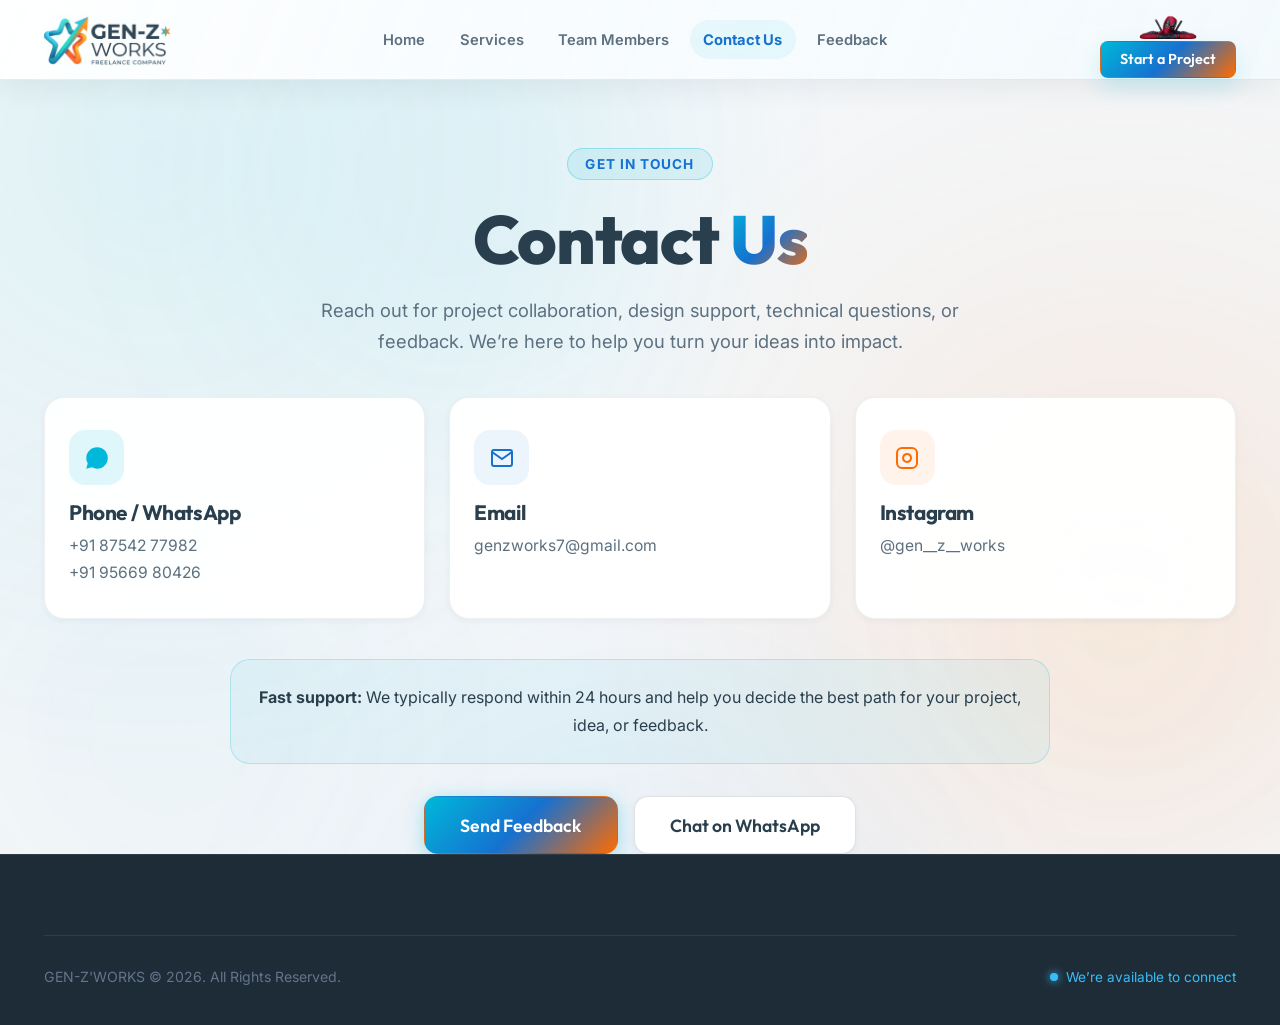
<file: website/contact.html>
<!DOCTYPE html>
<html lang="en">
<head>
  <meta charset="UTF-8">
  <meta name="viewport" content="width=device-width, initial-scale=1.0">
  <meta name="description" content="Contact GEN-Z'WORKS directly for project inquiries, questions, and creative collaborations.">
  <title>Contact Us | GEN-Z'WORKS</title>
  <link rel="stylesheet" href="css/style.css">
  <link rel="icon" href="images/star-icon.png" type="image/png">
  <style>
    .contact-page {
      padding-top: 2rem;
      position: relative;
      z-index: 1;
    }

    .contact-hero {
      text-align: center;
      max-width: 720px;
      margin: 0 auto 2.5rem auto;
    }

    .contact-hero h1 {
      margin-bottom: 1rem;
    }

    .contact-grid {
      display: grid;
      grid-template-columns: repeat(auto-fit, minmax(260px, 1fr));
      gap: 1.5rem;
      margin-bottom: 2.5rem;
    }

    .contact-card {
      background: rgba(255,255,255,0.96);
      border: 1px solid rgba(42, 63, 77, 0.08);
      border-radius: var(--radius-lg);
      padding: 2rem 1.5rem;
      box-shadow: var(--shadow-sm);
      transition: all var(--transition-normal);
    }

    .contact-card:hover {
      transform: translateY(-4px);
      box-shadow: var(--shadow-md);
      border-color: rgba(0, 184, 217, 0.22);
    }

    .contact-icon {
      width: 55px;
      height: 55px;
      display: inline-flex;
      align-items: center;
      justify-content: center;
      border-radius: 16px;
      margin-bottom: 1rem;
      font-size: 1.5rem;
    }

    .contact-card:nth-child(1) .contact-icon {
      background: rgba(0, 184, 217, 0.12);
      color: var(--color-accent-teal);
    }
    .contact-card:nth-child(2) .contact-icon {
      background: rgba(22, 113, 208, 0.08);
      color: var(--color-accent-blue);
    }
    .contact-card:nth-child(3) .contact-icon {
      background: rgba(255, 107, 0, 0.08);
      color: var(--color-accent-orange);
    }

    .contact-card h3 {
      font-size: 1.3rem;
      margin-bottom: 0.5rem;
      color: var(--poster-navy);
    }

    .contact-card p,
    .contact-card a {
      color: var(--text-muted);
      font-size: 0.98rem;
      line-height: 1.7;
    }

    .contact-card a:hover {
      color: #1671d0;
    }

    .contact-note {
      background: rgba(0, 184, 217, 0.06);
      border: 1px solid rgba(0, 184, 217, 0.22);
      border-radius: var(--radius-lg);
      padding: 1.5rem 1.75rem;
      text-align: center;
      color: var(--poster-navy);
      font-size: 1rem;
      line-height: 1.7;
      max-width: 820px;
      margin: 0 auto;
    }

    .contact-actions {
      display: flex;
      flex-wrap: wrap;
      justify-content: center;
      gap: 1rem;
      margin-top: 2rem;
    }
  </style>
</head>
<body>
  <div class="ambient-glow ambient-glow-1"></div>
  <div class="ambient-glow ambient-glow-2"></div>
  <div class="ambient-glow ambient-glow-3"></div>

  <header class="navbar" id="siteNavbar">
    <div class="container nav-container">
      <a href="index.html" class="brand-logo" aria-label="GEN-Z WORKS">
        <img src="images/logo-transparent.png" alt="GEN-Z WORKS FREELANCE COMPANY" class="brand-logo-img">
      </a>

      <nav aria-label="Main Navigation">
        <ul class="nav-links" id="navLinks">
          <li><a href="index.html" class="nav-link" id="nav-home">Home</a></li>
          <li><a href="services.html" class="nav-link" id="nav-services">Services</a></li>
          <li><a href="team.html" class="nav-link" id="nav-team">Team Members</a></li>
          <li><a href="contact.html" class="nav-link active" id="nav-contact">Contact Us</a></li>
          <li><a href="feedback.html" class="nav-link" id="nav-feedback">Feedback</a></li>
        </ul>
      </nav>

      <div class="nav-cta">
        <img src="images/nav-character.png" alt="" class="nav-cta-image" aria-hidden="true">
        <a href="feedback.html" class="btn btn-primary btn-sm" id="nav-cta-btn">Start a Project</a>
      </div>

      <button class="hamburger" id="hamburgerBtn" aria-label="Toggle navigation menu" aria-expanded="false">
        <span class="hamburger-line"></span>
        <span class="hamburger-line"></span>
        <span class="hamburger-line"></span>
      </button>
    </div>
  </header>

  <main class="contact-page">
    <div class="container">
      <div class="contact-hero">
        <div class="section-badge">
          <span>Get in touch</span>
        </div>
        <h1>Contact <span class="text-gradient">Us</span></h1>
        <p class="section-desc">
          Reach out for project collaboration, design support, technical questions, or feedback. We’re here to help you turn your ideas into impact.
        </p>
      </div>

      <div class="contact-grid">
        <div class="contact-card">
          <div class="contact-icon">
            <svg width="26" height="26" viewBox="0 0 24 24" fill="currentColor"><path d="M12.04 2c-5.46 0-9.91 4.45-9.91 9.91 0 1.75.46 3.45 1.32 4.95L2.05 22l5.25-1.38c1.45.79 3.08 1.21 4.74 1.21 5.46 0 9.91-4.45 9.91-9.91 0-2.65-1.03-5.14-2.9-7.01A9.816 9.816 0 0 0 12.04 2z"></path></svg>
          </div>
          <h3>Phone / WhatsApp</h3>
          <p><a href="https://wa.me/918754277982?text=Hello%20GEN-Z'WORKS!%20I%20would%20like%20to%20connect." target="_blank" rel="noopener noreferrer">+91 87542 77982</a></p>
          <p><a href="tel:+919566980426">+91 95669 80426</a></p>
        </div>

        <div class="contact-card">
          <div class="contact-icon">
            <svg width="24" height="24" viewBox="0 0 24 24" fill="none" stroke="currentColor" stroke-width="2"><path d="M4 4h16c1.1 0 2 .9 2 2v12c0 1.1-.9 2-2 2H4c-1.1 0-2-.9-2-2V6c0-1.1.9-2 2-2z"></path><polyline points="22,6 12,13 2,6"></polyline></svg>
          </div>
          <h3>Email</h3>
          <p><a href="mailto:genzworks7@gmail.com">genzworks7@gmail.com</a></p>
        </div>

        <div class="contact-card">
          <div class="contact-icon">
            <svg width="24" height="24" viewBox="0 0 24 24" fill="none" stroke="currentColor" stroke-width="2"><rect x="2" y="2" width="20" height="20" rx="5" ry="5"></rect><path d="M16 11.37A4 4 0 1 1 12.63 8 4 4 0 0 1 16 11.37z"></path><line x1="17.5" y1="6.5" x2="17.51" y2="6.5"></line></svg>
          </div>
          <h3>Instagram</h3>
          <p><a href="https://instagram.com/gen__z__works" target="_blank" rel="noopener noreferrer">@gen__z__works</a></p>
        </div>
      </div>

      <div class="contact-note">
        <strong>Fast support:</strong> We typically respond within 24 hours and help you decide the best path for your project, idea, or feedback.
      </div>

      <div class="contact-actions">
        <a href="feedback.html" class="btn btn-primary btn-lg">Send Feedback</a>
        <a href="https://wa.me/918754277982" class="btn btn-secondary btn-lg" target="_blank" rel="noopener noreferrer">Chat on WhatsApp</a>
      </div>
    </div>
  </main>

  <footer class="site-footer">
    <div class="container">
      <div class="footer-bottom">
        <div class="copyright-text">
          GEN-Z'WORKS &copy; 2026. All Rights Reserved.
        </div>
        <div class="system-status">
          <span class="status-dot"></span>
          <span>We’re available to connect</span>
        </div>
      </div>
    </div>
  </footer>

  <script src="js/main.js"></script>
</body>
</html>
</file>
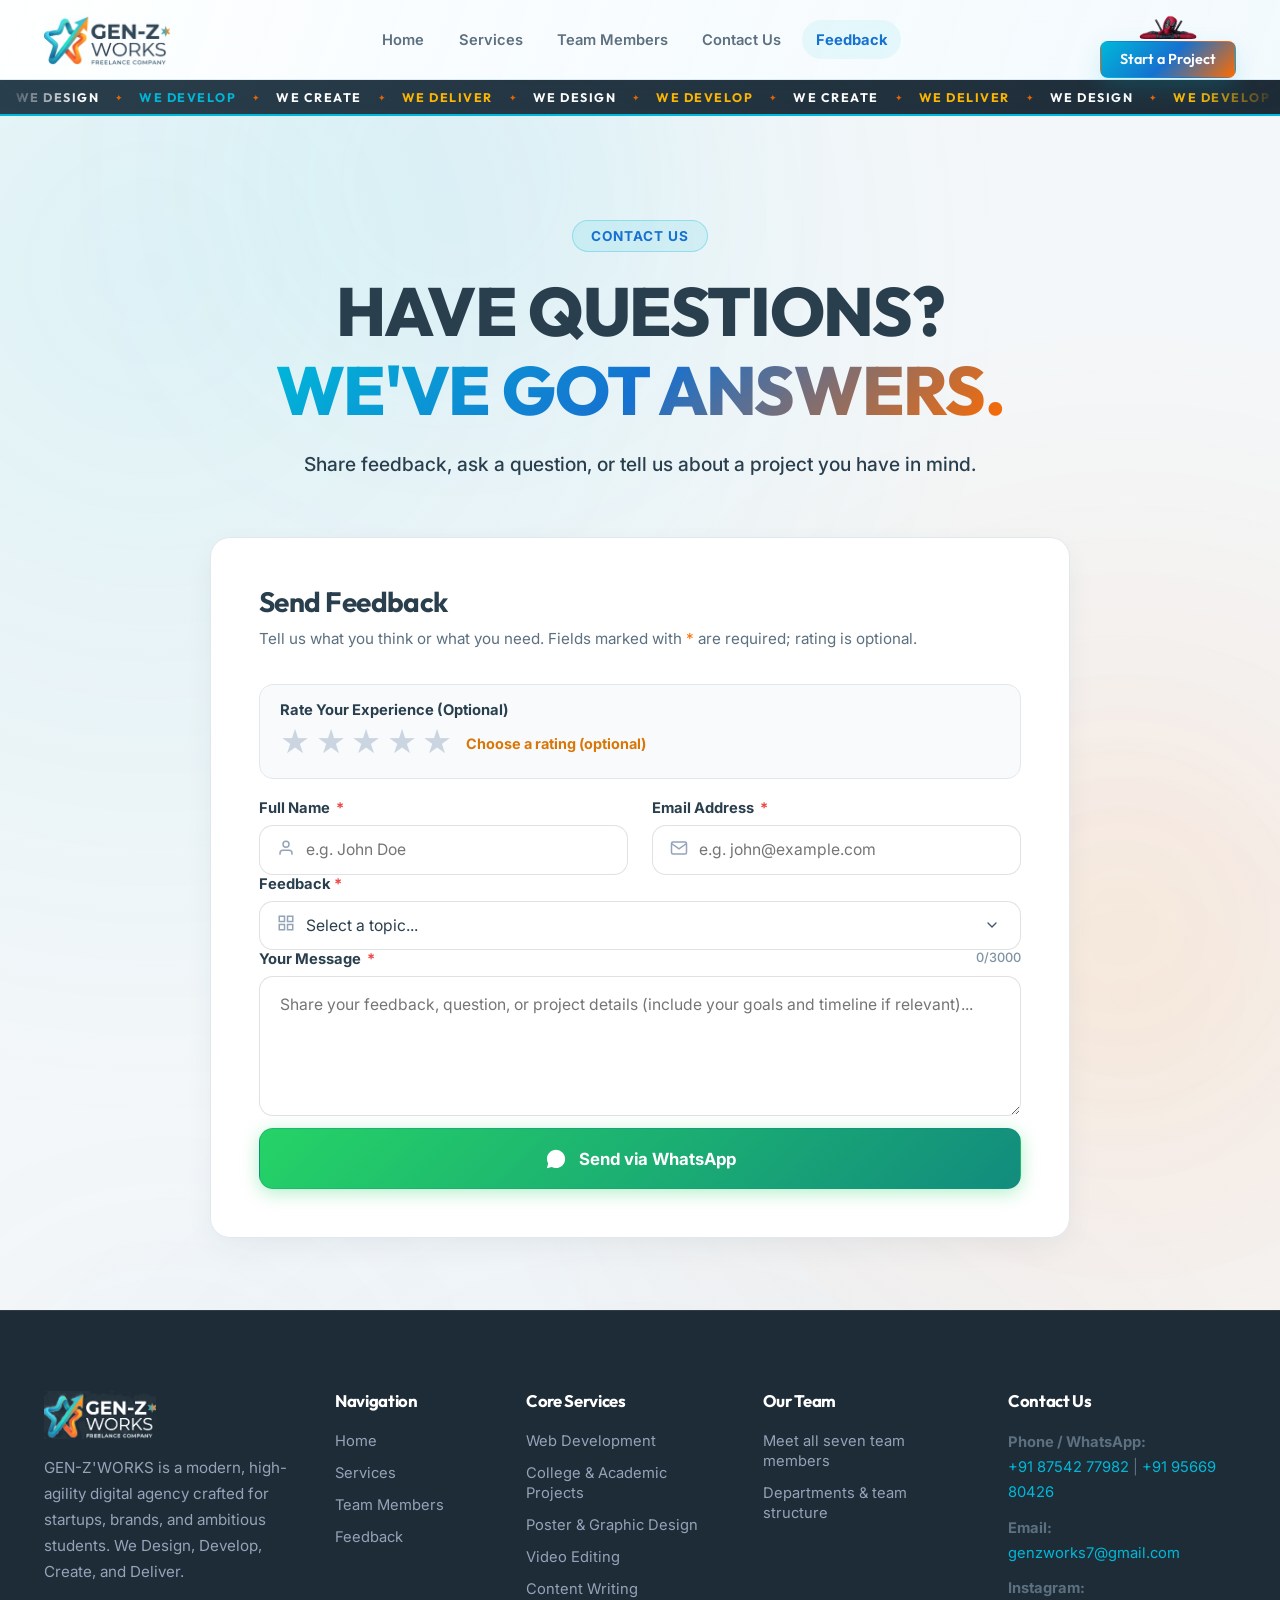
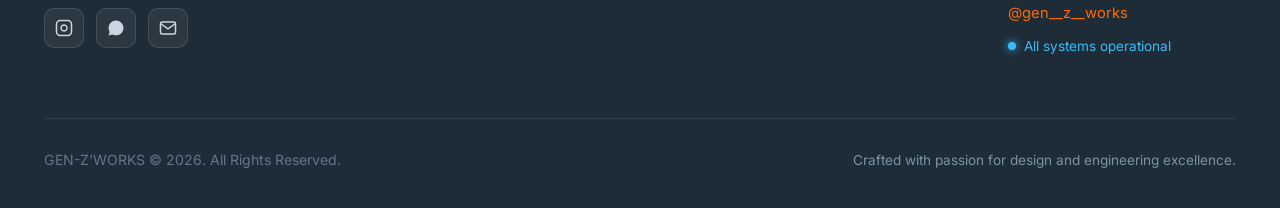
<file: website/feedback.html>
<!DOCTYPE html>
<html lang="en">
<head>
  <meta charset="UTF-8">
  <meta name="viewport" content="width=device-width, initial-scale=1.0">
  <meta name="description" content="Connect with GEN-Z'WORKS. Start a project, request a consultation, or send inquiries for Web Development, Academic Projects, Poster Design, Video Editing, or Copywriting.">
  <meta name="keywords" content="GEN-Z'WORKS, Contact GEN-Z'WORKS, Start a Project, Client Feedback, Web Development Quote, Academic Projects, Instagram QR Code">
  <title>Contact &amp; Feedback | GEN-Z'WORKS - Let's Turn Ideas Into Impact</title>
  <link rel="stylesheet" href="css/style.css">
  <link rel="icon" href="images/star-icon.png" type="image/png">
  <style>
    .contact-us-panel {
      background: linear-gradient(180deg, rgba(255,255,255,0.98), rgba(244,247,249,0.9));
      border: 1px solid var(--border-light);
      border-radius: var(--radius-lg);
      padding: 2.25rem;
      box-shadow: var(--shadow-sm);
      position: relative;
      overflow: hidden;
    }

    .contact-us-panel::before {
      content: "";
      position: absolute;
      inset: 0 0 auto 0;
      height: 4px;
      background: var(--brand-gradient);
    }

    .contact-us-title {
      font-size: 1.65rem;
      color: var(--poster-navy);
      margin-bottom: 0.7rem;
    }

    .contact-us-desc {
      font-size: 0.97rem;
      color: var(--text-muted);
      line-height: 1.7;
      margin-bottom: 2rem;
    }

    .contact-us-list {
      display: flex;
      flex-direction: column;
      gap: 1.2rem;
      margin-bottom: 1.5rem;
    }

    .contact-us-item {
      display: flex;
      align-items: flex-start;
      gap: 0.9rem;
      padding: 1rem 1rem 0.9rem;
      border: 1px solid rgba(42, 63, 77, 0.08);
      border-radius: var(--radius-md);
      background: rgba(255,255,255,0.8);
    }

    .contact-us-icon {
      width: 46px;
      height: 46px;
      border-radius: 12px;
      display: flex;
      align-items: center;
      justify-content: center;
      flex-shrink: 0;
      background: rgba(0, 184, 217, 0.1);
      color: var(--poster-cyan);
    }

    .contact-us-item:nth-child(2) .contact-us-icon {
      background: rgba(22, 113, 208, 0.08);
      color: var(--color-accent-blue);
    }

    .contact-us-item:nth-child(3) .contact-us-icon {
      background: rgba(255, 107, 0, 0.08);
      color: var(--poster-orange);
    }

    .contact-us-item h5 {
      font-size: 0.92rem;
      margin-bottom: 0.28rem;
      color: var(--poster-navy);
    }

    .contact-us-item p,
    .contact-us-item a {
      font-size: 0.92rem;
      color: var(--text-muted);
      line-height: 1.55;
    }

    .contact-us-item a:hover {
      color: #1671d0;
    }

    .contact-us-note {
      padding: 1rem 1.1rem;
      border-radius: var(--radius-md);
      border: 1px solid rgba(0, 184, 217, 0.22);
      background: rgba(0, 184, 217, 0.06);
      color: var(--poster-navy);
      font-size: 0.9rem;
      line-height: 1.6;
    }

    .contact-us-note strong {
      color: var(--poster-navy);
    }

    @media (max-width: 760px) {
      .contact-us-panel {
        padding: 1.5rem;
      }
    }
  </style>
</head>
<body>
  <!-- Ambient Background Lighting -->
  <div class="ambient-glow ambient-glow-1"></div>
  <div class="ambient-glow ambient-glow-2"></div>
  <div class="ambient-glow ambient-glow-3"></div>

  <!-- Fixed Navigation Bar -->
  <header class="navbar" id="siteNavbar">
    <div class="container nav-container">
      <a href="index.html" class="brand-logo" aria-label="GEN-Z WORKS">
        <img src="images/logo-transparent.png" alt="GEN-Z WORKS FREELANCE COMPANY" class="brand-logo-img">
      </a>

      <nav aria-label="Main Navigation">
        <ul class="nav-links" id="navLinks">
          <li><a href="index.html" class="nav-link" id="nav-home">Home</a></li>
          <li><a href="services.html" class="nav-link" id="nav-services">Services</a></li>
          <li><a href="team.html" class="nav-link" id="nav-team">Team Members</a></li>
          <li><a href="contact.html" class="nav-link" id="nav-contact">Contact Us</a></li>
          <li><a href="feedback.html" class="nav-link active" id="nav-feedback">Feedback</a></li>
        </ul>
      </nav>

      <div class="nav-cta">
        <img src="images/nav-character.png" alt="" class="nav-cta-image" aria-hidden="true">
        <a href="feedback.html" class="btn btn-primary btn-sm" id="nav-cta-btn">Start a Project</a>
      </div>

      <button class="hamburger" id="hamburgerBtn" aria-label="Toggle navigation menu" aria-expanded="false">
        <span class="hamburger-line"></span>
        <span class="hamburger-line"></span>
        <span class="hamburger-line"></span>
      </button>
    </div>
  </header>

  <!-- Marquee Ticker Strip -->
  <div class="marquee-strip" aria-hidden="true">
    <div class="marquee-track">
      <span class="marquee-content">
        <span class="marquee-item">We Design</span>
        <span class="marquee-dot">✦</span>
        <span class="marquee-item">We Develop</span>
        <span class="marquee-dot">✦</span>
        <span class="marquee-item">We Create</span>
        <span class="marquee-dot">✦</span>
        <span class="marquee-item">We Deliver</span>
        <span class="marquee-dot">✦</span>
        <span class="marquee-item">We Design</span>
        <span class="marquee-dot">✦</span>
        <span class="marquee-item">We Develop</span>
        <span class="marquee-dot">✦</span>
        <span class="marquee-item">We Create</span>
        <span class="marquee-dot">✦</span>
        <span class="marquee-item">We Deliver</span>
        <span class="marquee-dot">✦</span>
        <span class="marquee-item">We Design</span>
        <span class="marquee-dot">✦</span>
        <span class="marquee-item">We Develop</span>
        <span class="marquee-dot">✦</span>
        <span class="marquee-item">We Create</span>
        <span class="marquee-dot">✦</span>
        <span class="marquee-item">We Deliver</span>
        <span class="marquee-dot">✦</span>
      </span>
      <span class="marquee-content" aria-hidden="true">
        <span class="marquee-item">We Design</span>
        <span class="marquee-dot">✦</span>
        <span class="marquee-item">We Develop</span>
        <span class="marquee-dot">✦</span>
        <span class="marquee-item">We Create</span>
        <span class="marquee-dot">✦</span>
        <span class="marquee-item">We Deliver</span>
        <span class="marquee-dot">✦</span>
        <span class="marquee-item">We Design</span>
        <span class="marquee-dot">✦</span>
        <span class="marquee-item">We Develop</span>
        <span class="marquee-dot">✦</span>
        <span class="marquee-item">We Create</span>
        <span class="marquee-dot">✦</span>
        <span class="marquee-item">We Deliver</span>
        <span class="marquee-dot">✦</span>
        <span class="marquee-item">We Design</span>
        <span class="marquee-dot">✦</span>
        <span class="marquee-item">We Develop</span>
        <span class="marquee-dot">✦</span>
        <span class="marquee-item">We Create</span>
        <span class="marquee-dot">✦</span>
        <span class="marquee-item">We Deliver</span>
        <span class="marquee-dot">✦</span>
      </span>
    </div>
  </div>

  <main style="padding-top: 2rem;">
    <section class="section-spacing feedback-section">
      <div class="container">
        
        <div class="section-header">
          <div class="section-badge">
            <span>Contact Us</span>
          </div>
          <h1 class="section-title">
            HAVE QUESTIONS? <span class="text-gradient">WE'VE GOT ANSWERS.</span>
          </h1>
          <p class="section-desc" style="font-size: 1.2rem; font-weight: 500; color: var(--poster-navy);">
            Share feedback, ask a question, or tell us about a project you have in mind.
          </p>
        </div>

        <div class="feedback-layout">
          <div class="feedback-card">
            <div class="form-header">
              <h3>Send Feedback</h3>
              <p>Tell us what you think or what you need. Fields marked with <span style="color:var(--poster-orange);">*</span> are required; rating is optional.</p>
            </div>

            <div id="formAlert" class="form-alert" role="alert" aria-live="polite"></div>

            <form id="feedbackForm" novalidate>
              <div class="form-group" id="ratingContainer" style="background: #f8fafc; padding: 1rem 1.25rem; border-radius: var(--radius-md); border: 1px solid var(--border-light); margin-bottom: 1.25rem;">
                <label class="form-label" id="ratingLabel" style="margin-bottom: 0.35rem;"><span>Rate Your Experience (Optional)</span></label>
                <div class="star-rating" id="starRating" role="group" aria-labelledby="ratingLabel">
                  <button type="button" class="star-btn" data-val="1" aria-label="1 star" aria-pressed="false">★</button>
                  <button type="button" class="star-btn" data-val="2" aria-label="2 stars" aria-pressed="false">★</button>
                  <button type="button" class="star-btn" data-val="3" aria-label="3 stars" aria-pressed="false">★</button>
                  <button type="button" class="star-btn" data-val="4" aria-label="4 stars" aria-pressed="false">★</button>
                  <button type="button" class="star-btn" data-val="5" aria-label="5 stars" aria-pressed="false">★</button>
                  <span id="starRatingLabel" style="font-size: 0.9rem; font-weight: 700; color: #d97706; margin-left: 0.5rem;" aria-live="polite">Choose a rating (optional)</span>
                </div>
                <input type="hidden" name="feedback_rating" id="feedbackRating" value="0">
              </div>

              <div class="form-row">
                <div class="form-group" id="group-name">
                  <label for="client_name" class="form-label">
                    <span>Full Name <span class="required-star">*</span></span>
                  </label>
                  <div class="input-wrapper">
                    <span class="input-icon">
                      <svg width="18" height="18" viewBox="0 0 24 24" fill="none" stroke="currentColor" stroke-width="2"><path d="M20 21v-2a4 4 0 0 0-4-4H8a4 4 0 0 0-4 4v2"></path><circle cx="12" cy="7" r="4"></circle></svg>
                    </span>
                    <input type="text" id="client_name" name="client_name" class="form-input" placeholder="e.g. John Doe" required autocomplete="name">
                  </div>
                  <span class="error-message" id="nameError"></span>
                </div>

                <div class="form-group" id="group-email">
                  <label for="client_email" class="form-label">
                    <span>Email Address <span class="required-star">*</span></span>
                  </label>
                  <div class="input-wrapper">
                    <span class="input-icon">
                      <svg width="18" height="18" viewBox="0 0 24 24" fill="none" stroke="currentColor" stroke-width="2"><path d="M4 4h16c1.1 0 2 .9 2 2v12c0 1.1-.9 2-2 2H4c-1.1 0-2-.9-2-2V6c0-1.1.9-2 2-2z"></path><polyline points="22,6 12,13 2,6"></polyline></svg>
                    </span>
                    <input type="email" id="client_email" name="client_email" class="form-input" placeholder="e.g. john@example.com" required autocomplete="email">
                  </div>
                  <span class="error-message" id="emailError"></span>
                </div>
              </div>

              <div class="form-group" id="group-service">
                <label for="service_interest" class="form-label">
                  <span>Feedback<span class="required-star">*</span></span>
                </label>
                <div class="input-wrapper">
                  <span class="input-icon">
                    <svg width="18" height="18" viewBox="0 0 24 24" fill="none" stroke="currentColor" stroke-width="2"><rect x="3" y="3" width="7" height="7"></rect><rect x="14" y="3" width="7" height="7"></rect><rect x="14" y="14" width="7" height="7"></rect><rect x="3" y="14" width="7" height="7"></rect></svg>
                  </span>
                  <select id="service_interest" name="service_interest" class="form-select" required>
                    <option value="" disabled selected>Select a topic...</option>
                    <option value="General Feedback">General Feedback</option>
                    <option value="Project Inquiry">Project Inquiry</option>
                    <option value="Web Development">Web Development (Responsive Websites, Full-Stack, SPAs)</option>
                    <option value="College & Academic Projects">College &amp; Academic Projects (Final-Year Capstone, Prototypes, Docs)</option>
                    <option value="Poster & Graphic Design">Poster &amp; Graphic Design (Branding, Logos, Event Posters, Banners)</option>
                    <option value="Video Editing">Video Editing (Reels, Promos, YouTube, Color Grading)</option>
                    <option value="Content Writing">Content Writing (Website Copy, Tech Articles, Social Hooks)</option>
                  </select>
                </div>
                <span class="error-message" id="serviceError"></span>
              </div>

              <div class="form-group" id="group-message">
                <label for="message" class="form-label">
                  <span>Your Message <span class="required-star">*</span></span>
                  <span class="char-counter" id="charCount">0/3000</span>
                </label>
                <textarea id="message" name="message" class="form-textarea" placeholder="Share your feedback, question, or project details (include your goals and timeline if relevant)..." required maxlength="3000"></textarea>
                <span class="error-message" id="messageError"></span>
              </div>

              <div style="margin-top: 0.75rem;">
                <button type="submit" id="submitBtn" class="btn-whatsapp-submit">
                  <svg width="22" height="22" viewBox="0 0 24 24" fill="currentColor"><path d="M12.04 2c-5.46 0-9.91 4.45-9.91 9.91 0 1.75.46 3.45 1.32 4.95L2.05 22l5.25-1.38c1.45.79 3.08 1.21 4.74 1.21 5.46 0 9.91-4.45 9.91-9.91 0-2.65-1.03-5.14-2.9-7.01A9.816 9.816 0 0 0 12.04 2z"></path></svg>
                  <span>Send via WhatsApp</span>
                </button>
              </div>
            </form>
          </div>
        </div>
      </div>
    </section>
  </main>

  <!-- Site Footer -->
  <footer class="site-footer">
    <div class="container">
      <div class="footer-grid">
        <div class="footer-brand">
          <a href="index.html" class="brand-logo" aria-label="GEN-Z WORKS">
            <img src="images/logo-dark-theme.png" alt="GEN-Z WORKS FREELANCE COMPANY" class="brand-logo-img footer-logo-img">
          </a>
          <p>
            GEN-Z'WORKS is a modern, high-agility digital agency crafted for startups, brands, and ambitious students. We Design, Develop, Create, and Deliver.
          </p>
          <div class="social-links">
            <a href="https://instagram.com/gen__z__works" target="_blank" rel="noopener noreferrer" class="social-btn" aria-label="Instagram"><svg viewBox="0 0 24 24" fill="none" stroke="currentColor" stroke-width="2"><rect x="2" y="2" width="20" height="20" rx="5" ry="5"></rect><path d="M16 11.37A4 4 0 1 1 12.63 8 4 4 0 0 1 16 11.37z"></path><line x1="17.5" y1="6.5" x2="17.51" y2="6.5"></line></svg></a>
            <a href="https://wa.me/918754277982" target="_blank" rel="noopener noreferrer" class="social-btn" aria-label="WhatsApp"><svg viewBox="0 0 24 24" fill="currentColor"><path d="M12.04 2c-5.46 0-9.91 4.45-9.91 9.91 0 1.75.46 3.45 1.32 4.95L2.05 22l5.25-1.38c1.45.79 3.08 1.21 4.74 1.21 5.46 0 9.91-4.45 9.91-9.91 0-2.65-1.03-5.14-2.9-7.01A9.816 9.816 0 0 0 12.04 2z"></path></svg></a>
            <a href="mailto:genzworks7@gmail.com" class="social-btn" aria-label="Email"><svg viewBox="0 0 24 24" fill="none" stroke="currentColor" stroke-width="2"><path d="M4 4h16c1.1 0 2 .9 2 2v12c0 1.1-.9 2-2 2H4c-1.1 0-2-.9-2-2V6c0-1.1.9-2 2-2z"></path><polyline points="22,6 12,13 2,6"></polyline></svg></a>
          </div>
        </div>

        <div class="footer-col">
          <h4>Navigation</h4>
          <ul class="footer-links">
            <li><a href="index.html">Home</a></li>
            <li><a href="services.html">Services</a></li>
            <li><a href="team.html">Team Members</a></li>
            <li><a href="feedback.html">Feedback</a></li>
          </ul>
        </div>

        <div class="footer-col">
          <h4>Core Services</h4>
          <ul class="footer-links">
            <li><a href="services.html#web-dev">Web Development</a></li>
            <li><a href="services.html#academic-projects">College &amp; Academic Projects</a></li>
            <li><a href="services.html#poster-design">Poster &amp; Graphic Design</a></li>
            <li><a href="services.html#video-editing">Video Editing</a></li>
            <li><a href="services.html#content-writing">Content Writing</a></li>
          </ul>
        </div>

        <div class="footer-col">
          <h4>Our Team</h4>
          <ul class="footer-links">
            <li><a href="team.html#team-members">Meet all seven team members</a></li>
            <li><a href="team.html#team-structure-title">Departments &amp; team structure</a></li>
          </ul>
        </div>

        <div class="footer-col">
          <h4>Contact Us</h4>
          <p style="font-size:0.92rem; margin-bottom: 0.65rem;">
            <strong>Phone / WhatsApp:</strong><br>
            <a href="https://wa.me/918754277982" style="color:var(--poster-cyan);">+91 87542 77982</a> | 
            <a href="tel:+919566980426" style="color:var(--poster-cyan);">+91 95669 80426</a>
          </p>
          <p style="font-size:0.92rem; margin-bottom: 0.65rem;">
            <strong>Email:</strong><br>
            <a href="mailto:genzworks7@gmail.com" style="color:var(--poster-cyan);">genzworks7@gmail.com</a>
          </p>
          <p style="font-size:0.92rem; margin-bottom: 0.75rem;">
            <strong>Instagram:</strong><br>
            <a href="https://instagram.com/gen__z__works" target="_blank" rel="noopener noreferrer" style="color:var(--poster-orange);">@gen__z__works</a>
          </p>
          <div class="system-status">
            <span class="status-dot"></span>
            <span>All systems operational</span>
          </div>
        </div>
      </div>

      <div class="footer-bottom">
        <div class="copyright-text">
          GEN-Z'WORKS &copy; 2026. All Rights Reserved.
        </div>
        <div style="font-size:0.85rem; color:var(--text-dim);">
          Crafted with passion for design and engineering excellence.
        </div>
      </div>
    </div>
  </footer>

  <script src="js/main.js"></script>
</body>
</html>
</file>
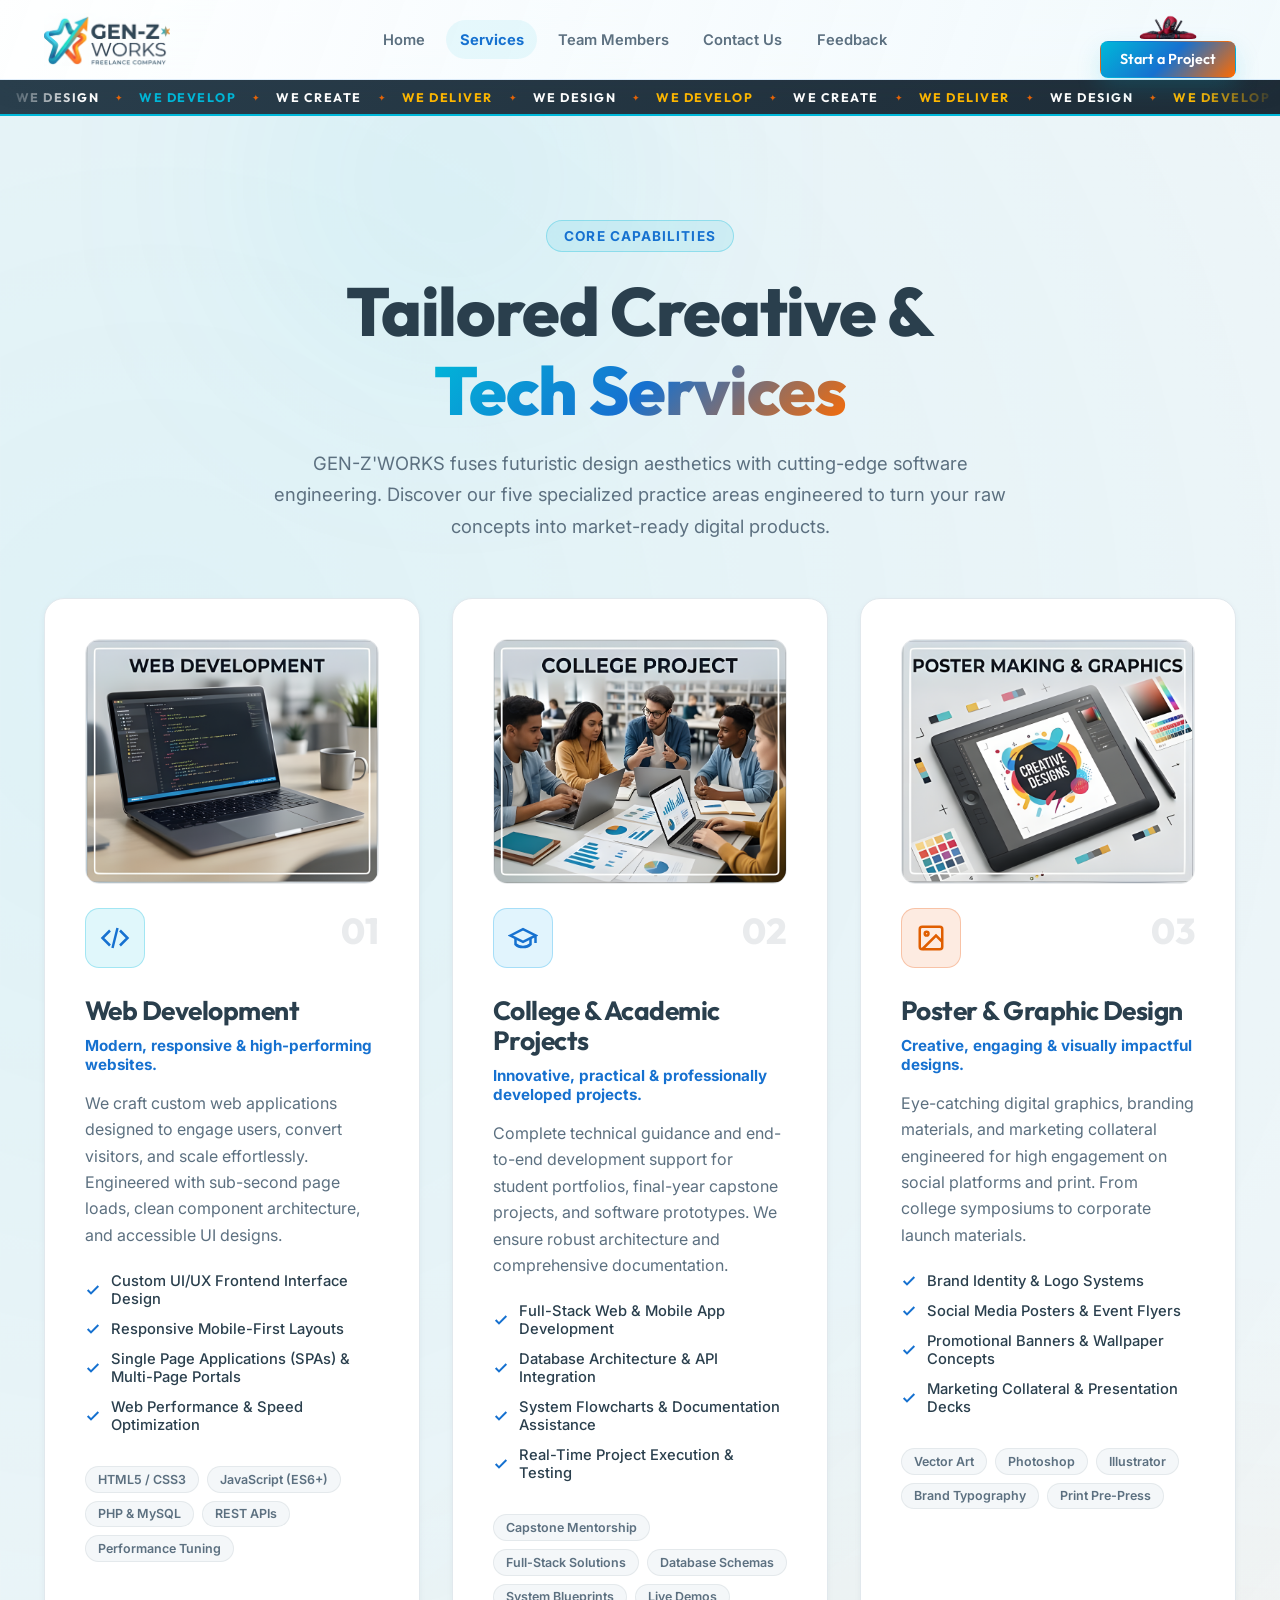
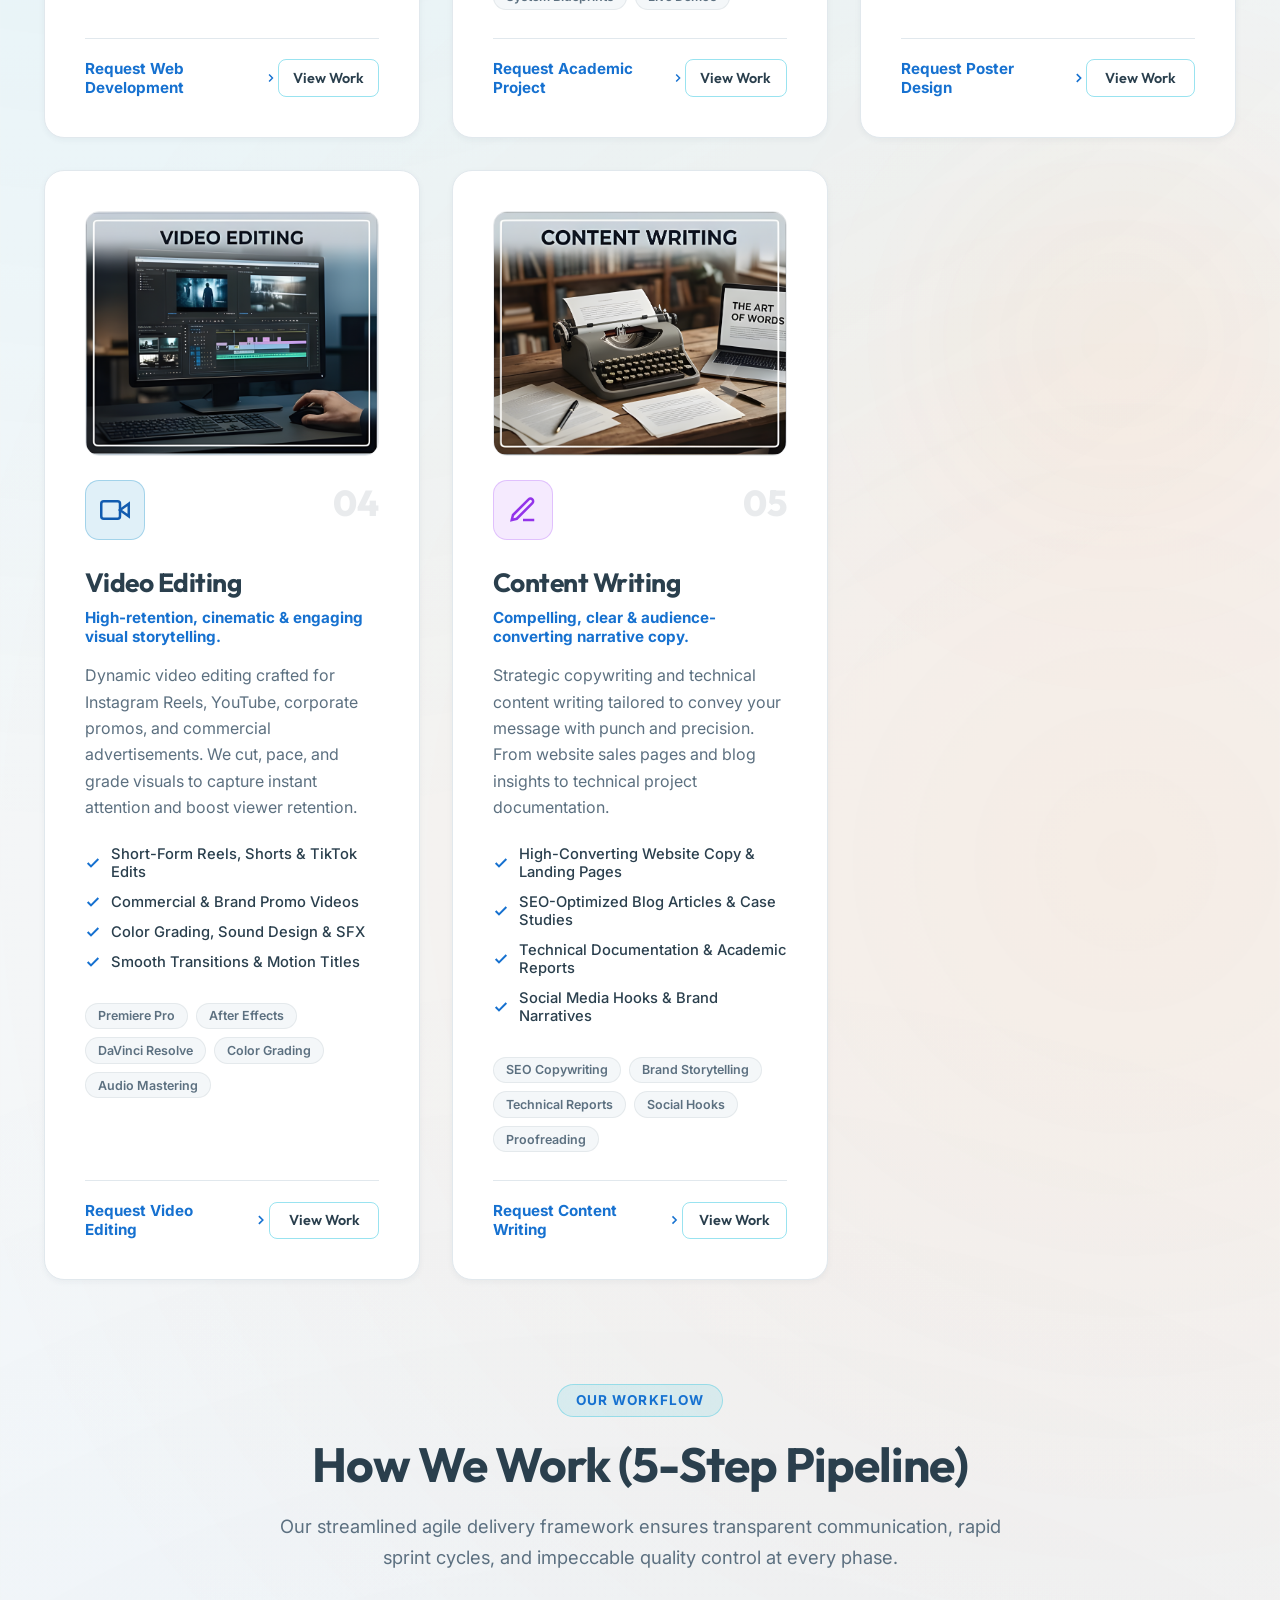
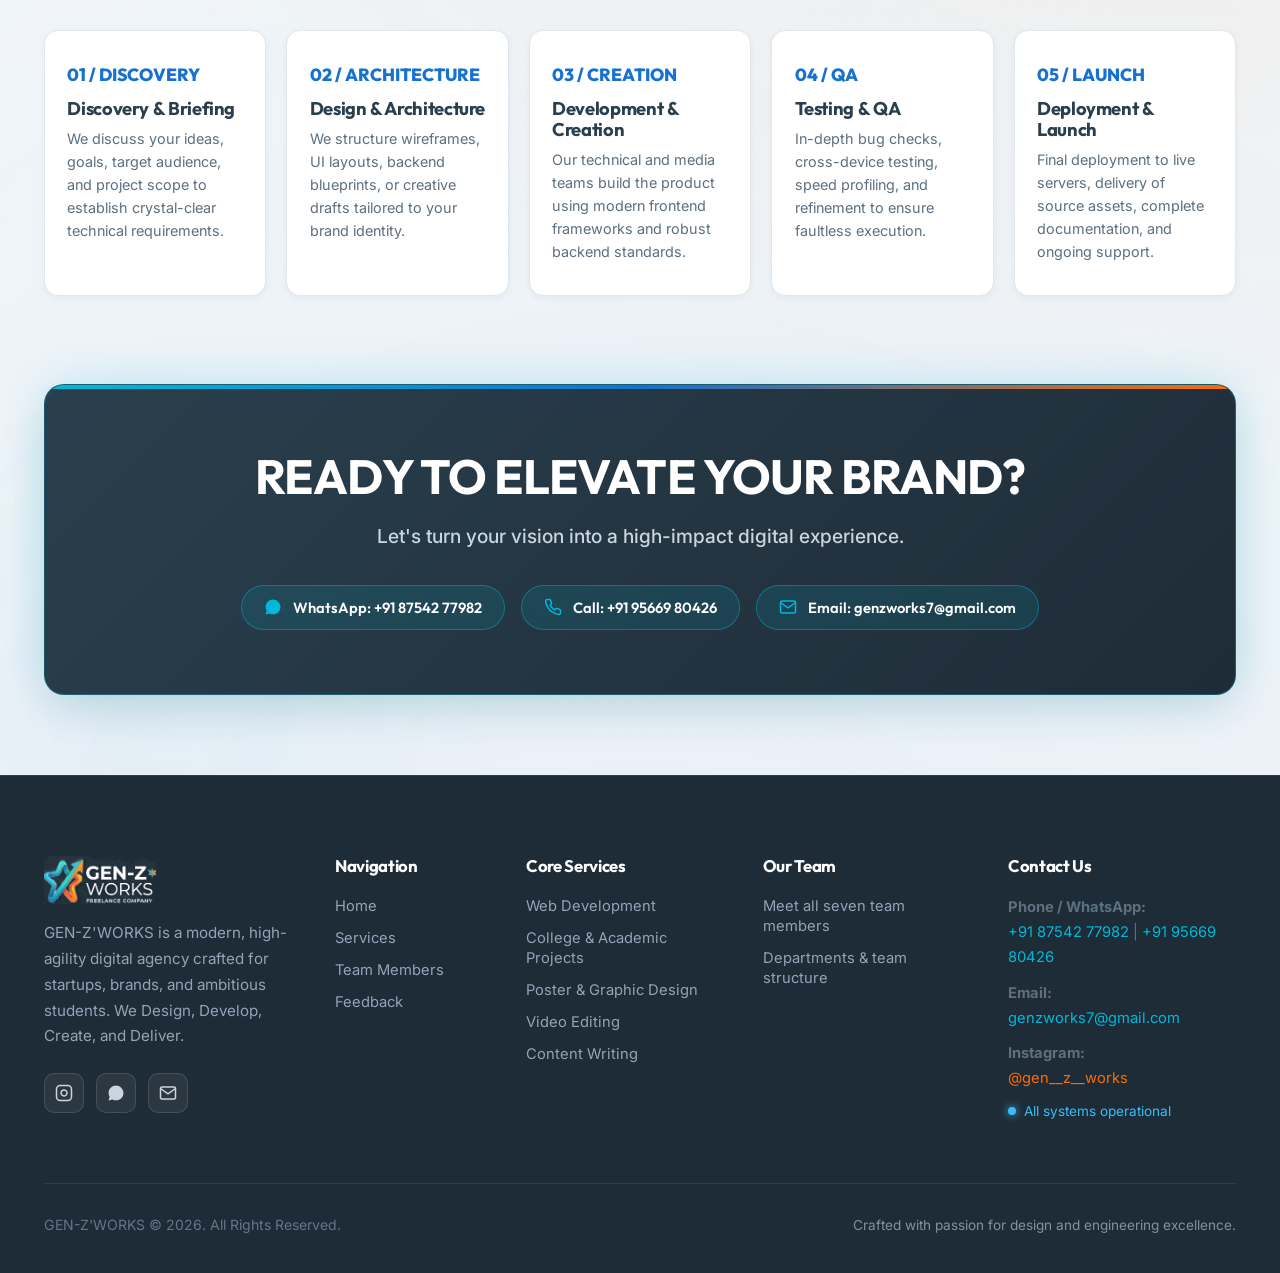
<file: website/services.html>
<!DOCTYPE html>
<html lang="en">
<head>
  <meta charset="UTF-8">
  <meta name="viewport" content="width=device-width, initial-scale=1.0">
  <meta name="description" content="Explore GEN-Z'WORKS' expanded core services: Web Development, College & Academic Projects, Poster & Graphic Design, Video Editing & Motion Graphics, and Content Writing & Copywriting.">
  <title>Our Services | GEN-Z'WORKS - Web, Design, Media & Engineering</title>
  <link rel="preconnect" href="https://fonts.googleapis.com">
  <link rel="preconnect" href="https://fonts.gstatic.com" crossorigin>
  <link rel="stylesheet" href="css/style.css">
  <link rel="icon" href="images/star-icon.png" type="image/png">
</head>
<body>
  <!-- Ambient Glow Effects -->
  <div class="ambient-glow ambient-glow-1"></div>
  <div class="ambient-glow ambient-glow-2"></div>
  <div class="ambient-glow ambient-glow-3"></div>

  <!-- Fixed Navigation Bar -->
  <header class="navbar" id="siteNavbar">
    <div class="container nav-container">
      <a href="index.html" class="brand-logo" aria-label="GEN-Z WORKS">
        <img src="images/logo-transparent.png" alt="GEN-Z WORKS FREELANCE COMPANY" class="brand-logo-img">
      </a>

      <nav aria-label="Main Navigation">
        <ul class="nav-links" id="navLinks">
          <li><a href="index.html" class="nav-link" id="nav-home">Home</a></li>
          <li><a href="services.html" class="nav-link active" id="nav-services">Services</a></li>
          <li><a href="team.html" class="nav-link" id="nav-team">Team Members</a></li>
          <li><a href="contact.html" class="nav-link" id="nav-contact">Contact Us</a></li>
          <li><a href="feedback.html" class="nav-link" id="nav-feedback">Feedback</a></li>
        </ul>
      </nav>

      <div class="nav-cta">
        <img src="images/nav-character.png" alt="" class="nav-cta-image" aria-hidden="true">
        <a href="feedback.html" class="btn btn-primary btn-sm" id="nav-cta-btn">Start a Project</a>
      </div>

      <button class="hamburger" id="hamburgerBtn" aria-label="Toggle navigation menu" aria-expanded="false">
        <span class="hamburger-line"></span>
        <span class="hamburger-line"></span>
        <span class="hamburger-line"></span>
      </button>
    </div>
  </header>

  <!-- Marquee Ticker Strip -->
  <div class="marquee-strip" aria-hidden="true">
    <div class="marquee-track">
      <span class="marquee-content">
        <span class="marquee-item">We Design</span>
        <span class="marquee-dot">✦</span>
        <span class="marquee-item">We Develop</span>
        <span class="marquee-dot">✦</span>
        <span class="marquee-item">We Create</span>
        <span class="marquee-dot">✦</span>
        <span class="marquee-item">We Deliver</span>
        <span class="marquee-dot">✦</span>
        <span class="marquee-item">We Design</span>
        <span class="marquee-dot">✦</span>
        <span class="marquee-item">We Develop</span>
        <span class="marquee-dot">✦</span>
        <span class="marquee-item">We Create</span>
        <span class="marquee-dot">✦</span>
        <span class="marquee-item">We Deliver</span>
        <span class="marquee-dot">✦</span>
        <span class="marquee-item">We Design</span>
        <span class="marquee-dot">✦</span>
        <span class="marquee-item">We Develop</span>
        <span class="marquee-dot">✦</span>
        <span class="marquee-item">We Create</span>
        <span class="marquee-dot">✦</span>
        <span class="marquee-item">We Deliver</span>
        <span class="marquee-dot">✦</span>
      </span>
      <span class="marquee-content" aria-hidden="true">
        <span class="marquee-item">We Design</span>
        <span class="marquee-dot">✦</span>
        <span class="marquee-item">We Develop</span>
        <span class="marquee-dot">✦</span>
        <span class="marquee-item">We Create</span>
        <span class="marquee-dot">✦</span>
        <span class="marquee-item">We Deliver</span>
        <span class="marquee-dot">✦</span>
        <span class="marquee-item">We Design</span>
        <span class="marquee-dot">✦</span>
        <span class="marquee-item">We Develop</span>
        <span class="marquee-dot">✦</span>
        <span class="marquee-item">We Create</span>
        <span class="marquee-dot">✦</span>
        <span class="marquee-item">We Deliver</span>
        <span class="marquee-dot">✦</span>
        <span class="marquee-item">We Design</span>
        <span class="marquee-dot">✦</span>
        <span class="marquee-item">We Develop</span>
        <span class="marquee-dot">✦</span>
        <span class="marquee-item">We Create</span>
        <span class="marquee-dot">✦</span>
        <span class="marquee-item">We Deliver</span>
        <span class="marquee-dot">✦</span>
      </span>
    </div>
  </div>

  <main style="padding-top: 2rem;">
    <!-- Services Section Header -->
    <section class="section-spacing" style="padding-bottom: 2rem;">
      <div class="container">
        <div class="section-header">
          <div class="section-badge">
            <span>Core Capabilities</span>
          </div>
          <h1 class="section-title">
            Tailored Creative &amp; <span class="text-gradient">Tech Services</span>
          </h1>
          <p class="section-desc">
            GEN-Z'WORKS fuses futuristic design aesthetics with cutting-edge software engineering. Discover our five specialized practice areas engineered to turn your raw concepts into market-ready digital products.
          </p>
        </div>

        <!-- 5 Distinct Expanded Service Cards -->
        <div class="services-grid">
          
          <!-- 1. Web Development -->
          <article class="service-card" id="web-dev">
            <div>
              <img class="service-card-image" src="images/service-web-development.png"
                alt="Laptop displaying web development code" width="408" height="339" loading="lazy" decoding="async">
              <div class="service-header">
                <div class="service-icon-box icon-web" aria-label="Web Development Icon">
                  <svg viewBox="0 0 24 24" fill="none" stroke="currentColor" stroke-width="2">
                    <polyline points="16 18 22 12 16 6"></polyline>
                    <polyline points="8 6 2 12 8 18"></polyline>
                    <line x1="14" y1="4" x2="10" y2="20"></line>
                  </svg>
                </div>
                <span class="service-number">01</span>
              </div>

              <h2 class="service-title">Web Development</h2>
              <div class="service-tagline">Modern, responsive &amp; high-performing websites.</div>
              <p class="service-desc">
                We craft custom web applications designed to engage users, convert visitors, and scale effortlessly. Engineered with sub-second page loads, clean component architecture, and accessible UI designs.
              </p>

              <ul class="service-features">
                <li>
                  <svg viewBox="0 0 24 24" fill="none" stroke="currentColor" stroke-width="3"><polyline points="20 6 9 17 4 12"></polyline></svg>
                  Custom UI/UX Frontend Interface Design
                </li>
                <li>
                  <svg viewBox="0 0 24 24" fill="none" stroke="currentColor" stroke-width="3"><polyline points="20 6 9 17 4 12"></polyline></svg>
                  Responsive Mobile-First Layouts
                </li>
                <li>
                  <svg viewBox="0 0 24 24" fill="none" stroke="currentColor" stroke-width="3"><polyline points="20 6 9 17 4 12"></polyline></svg>
                  Single Page Applications (SPAs) &amp; Multi-Page Portals
                </li>
                <li>
                  <svg viewBox="0 0 24 24" fill="none" stroke="currentColor" stroke-width="3"><polyline points="20 6 9 17 4 12"></polyline></svg>
                  Web Performance &amp; Speed Optimization
                </li>
              </ul>

              <div class="service-tech-tags">
                <span class="tech-tag">HTML5 / CSS3</span>
                <span class="tech-tag">JavaScript (ES6+)</span>
                <span class="tech-tag">PHP &amp; MySQL</span>
                <span class="tech-tag">REST APIs</span>
                <span class="tech-tag">Performance Tuning</span>
              </div>
            </div>

            <div class="service-action">
              <a href="feedback.html?service=web-development" class="service-link">
                <span>Request Web Development</span>
                <svg width="16" height="16" viewBox="0 0 24 24" fill="none" stroke="currentColor" stroke-width="2.5"><polyline points="9 18 15 12 9 6"></polyline></svg>
              </a>
              <a href="projects.html" class="btn btn-outline btn-sm">View Work</a>
            </div>
          </article>

          <!-- 2. College & Academic Projects -->
          <article class="service-card" id="academic-projects">
            <div>
              <img class="service-card-image" src="images/service-academic-projects.png"
                alt="Students collaborating on an academic project" width="408" height="337" loading="lazy" decoding="async">
              <div class="service-header">
                <div class="service-icon-box icon-academic" aria-label="College & Academic Projects Icon">
                  <svg viewBox="0 0 24 24" fill="none" stroke="currentColor" stroke-width="2">
                    <path d="M22 10v6M2 10l10-5 10 5-10 5z"></path>
                    <path d="M6 12v5c3 3 9 3 12 0v-5"></path>
                  </svg>
                </div>
                <span class="service-number">02</span>
              </div>

              <h2 class="service-title">College &amp; Academic Projects</h2>
              <div class="service-tagline">Innovative, practical &amp; professionally developed projects.</div>
              <p class="service-desc">
                Complete technical guidance and end-to-end development support for student portfolios, final-year capstone projects, and software prototypes. We ensure robust architecture and comprehensive documentation.
              </p>

              <ul class="service-features">
                <li>
                  <svg viewBox="0 0 24 24" fill="none" stroke="currentColor" stroke-width="3"><polyline points="20 6 9 17 4 12"></polyline></svg>
                  Full-Stack Web &amp; Mobile App Development
                </li>
                <li>
                  <svg viewBox="0 0 24 24" fill="none" stroke="currentColor" stroke-width="3"><polyline points="20 6 9 17 4 12"></polyline></svg>
                  Database Architecture &amp; API Integration
                </li>
                <li>
                  <svg viewBox="0 0 24 24" fill="none" stroke="currentColor" stroke-width="3"><polyline points="20 6 9 17 4 12"></polyline></svg>
                  System Flowcharts &amp; Documentation Assistance
                </li>
                <li>
                  <svg viewBox="0 0 24 24" fill="none" stroke="currentColor" stroke-width="3"><polyline points="20 6 9 17 4 12"></polyline></svg>
                  Real-Time Project Execution &amp; Testing
                </li>
              </ul>

              <div class="service-tech-tags">
                <span class="tech-tag">Capstone Mentorship</span>
                <span class="tech-tag">Full-Stack Solutions</span>
                <span class="tech-tag">Database Schemas</span>
                <span class="tech-tag">System Blueprints</span>
                <span class="tech-tag">Live Demos</span>
              </div>
            </div>

            <div class="service-action">
              <a href="feedback.html?service=academic-projects" class="service-link">
                <span>Request Academic Project</span>
                <svg width="16" height="16" viewBox="0 0 24 24" fill="none" stroke="currentColor" stroke-width="2.5"><polyline points="9 18 15 12 9 6"></polyline></svg>
              </a>
              <a href="projects.html" class="btn btn-outline btn-sm">View Work</a>
            </div>
          </article>

          <!-- 3. Poster & Graphic Design -->
          <article class="service-card" id="poster-design">
            <div>
              <img class="service-card-image" src="images/service-poster-design.png"
                alt="Digital tablet displaying a colorful graphic design" width="407" height="339" loading="lazy" decoding="async">
              <div class="service-header">
                <div class="service-icon-box icon-poster" aria-label="Poster & Graphic Design Icon">
                  <svg viewBox="0 0 24 24" fill="none" stroke="currentColor" stroke-width="2">
                    <rect x="3" y="3" width="18" height="18" rx="2" ry="2"></rect>
                    <circle cx="8.5" cy="8.5" r="1.5"></circle>
                    <polyline points="21 15 16 10 5 21"></polyline>
                  </svg>
                </div>
                <span class="service-number">03</span>
              </div>

              <h2 class="service-title">Poster &amp; Graphic Design</h2>
              <div class="service-tagline">Creative, engaging &amp; visually impactful designs.</div>
              <p class="service-desc">
                Eye-catching digital graphics, branding materials, and marketing collateral engineered for high engagement on social platforms and print. From college symposiums to corporate launch materials.
              </p>

              <ul class="service-features">
                <li>
                  <svg viewBox="0 0 24 24" fill="none" stroke="currentColor" stroke-width="3"><polyline points="20 6 9 17 4 12"></polyline></svg>
                  Brand Identity &amp; Logo Systems
                </li>
                <li>
                  <svg viewBox="0 0 24 24" fill="none" stroke="currentColor" stroke-width="3"><polyline points="20 6 9 17 4 12"></polyline></svg>
                  Social Media Posters &amp; Event Flyers
                </li>
                <li>
                  <svg viewBox="0 0 24 24" fill="none" stroke="currentColor" stroke-width="3"><polyline points="20 6 9 17 4 12"></polyline></svg>
                  Promotional Banners &amp; Wallpaper Concepts
                </li>
                <li>
                  <svg viewBox="0 0 24 24" fill="none" stroke="currentColor" stroke-width="3"><polyline points="20 6 9 17 4 12"></polyline></svg>
                  Marketing Collateral &amp; Presentation Decks
                </li>
              </ul>

              <div class="service-tech-tags">
                <span class="tech-tag">Vector Art</span>
                <span class="tech-tag">Photoshop</span>
                <span class="tech-tag">Illustrator</span>
                <span class="tech-tag">Brand Typography</span>
                <span class="tech-tag">Print Pre-Press</span>
              </div>
            </div>

            <div class="service-action">
              <a href="feedback.html?service=poster-design" class="service-link">
                <span>Request Poster Design</span>
                <svg width="16" height="16" viewBox="0 0 24 24" fill="none" stroke="currentColor" stroke-width="2.5"><polyline points="9 18 15 12 9 6"></polyline></svg>
              </a>
              <a href="projects.html" class="btn btn-outline btn-sm">View Work</a>
            </div>
          </article>

          <!-- 4. Video Editing -->
          <article class="service-card" id="video-editing">
            <div>
              <img class="service-card-image" src="images/service-video-editing.png"
                alt="Video editing software open on a desktop monitor" width="407" height="339" loading="lazy" decoding="async">
              <div class="service-header">
                <div class="service-icon-box icon-video" aria-label="Video Editing Icon">
                  <svg viewBox="0 0 24 24" fill="none" stroke="currentColor" stroke-width="2">
                    <polygon points="23 7 16 12 23 17 23 7"></polygon>
                    <rect x="1" y="5" width="15" height="14" rx="2" ry="2"></rect>
                  </svg>
                </div>
                <span class="service-number">04</span>
              </div>

              <h2 class="service-title">Video Editing</h2>
              <div class="service-tagline">High-retention, cinematic &amp; engaging visual storytelling.</div>
              <p class="service-desc">
                Dynamic video editing crafted for Instagram Reels, YouTube, corporate promos, and commercial advertisements. We cut, pace, and grade visuals to capture instant attention and boost viewer retention.
              </p>

              <ul class="service-features">
                <li>
                  <svg viewBox="0 0 24 24" fill="none" stroke="currentColor" stroke-width="3"><polyline points="20 6 9 17 4 12"></polyline></svg>
                  Short-Form Reels, Shorts &amp; TikTok Edits
                </li>
                <li>
                  <svg viewBox="0 0 24 24" fill="none" stroke="currentColor" stroke-width="3"><polyline points="20 6 9 17 4 12"></polyline></svg>
                  Commercial &amp; Brand Promo Videos
                </li>
                <li>
                  <svg viewBox="0 0 24 24" fill="none" stroke="currentColor" stroke-width="3"><polyline points="20 6 9 17 4 12"></polyline></svg>
                  Color Grading, Sound Design &amp; SFX
                </li>
                <li>
                  <svg viewBox="0 0 24 24" fill="none" stroke="currentColor" stroke-width="3"><polyline points="20 6 9 17 4 12"></polyline></svg>
                  Smooth Transitions &amp; Motion Titles
                </li>
              </ul>

              <div class="service-tech-tags">
                <span class="tech-tag">Premiere Pro</span>
                <span class="tech-tag">After Effects</span>
                <span class="tech-tag">DaVinci Resolve</span>
                <span class="tech-tag">Color Grading</span>
                <span class="tech-tag">Audio Mastering</span>
              </div>
            </div>

            <div class="service-action">
              <a href="feedback.html?service=video-editing" class="service-link">
                <span>Request Video Editing</span>
                <svg width="16" height="16" viewBox="0 0 24 24" fill="none" stroke="currentColor" stroke-width="2.5"><polyline points="9 18 15 12 9 6"></polyline></svg>
              </a>
              <a href="projects.html" class="btn btn-outline btn-sm">View Work</a>
            </div>
          </article>

          <!-- 5. Content Writing -->
          <article class="service-card" id="content-writing">
            <div>
              <img class="service-card-image" src="images/service-content-writing.png"
                alt="Typewriter and writing materials on a desk" width="407" height="337" loading="lazy" decoding="async">
              <div class="service-header">
                <div class="service-icon-box icon-writing" aria-label="Content Writing Icon">
                  <svg viewBox="0 0 24 24" fill="none" stroke="currentColor" stroke-width="2">
                    <path d="M12 20h9"></path>
                    <path d="M16.5 3.5a2.121 2.121 0 0 1 3 3L7 19l-4 1 1-4L16.5 3.5z"></path>
                  </svg>
                </div>
                <span class="service-number">05</span>
              </div>

              <h2 class="service-title">Content Writing</h2>
              <div class="service-tagline">Compelling, clear &amp; audience-converting narrative copy.</div>
              <p class="service-desc">
                Strategic copywriting and technical content writing tailored to convey your message with punch and precision. From website sales pages and blog insights to technical project documentation.
              </p>

              <ul class="service-features">
                <li>
                  <svg viewBox="0 0 24 24" fill="none" stroke="currentColor" stroke-width="3"><polyline points="20 6 9 17 4 12"></polyline></svg>
                  High-Converting Website Copy &amp; Landing Pages
                </li>
                <li>
                  <svg viewBox="0 0 24 24" fill="none" stroke="currentColor" stroke-width="3"><polyline points="20 6 9 17 4 12"></polyline></svg>
                  SEO-Optimized Blog Articles &amp; Case Studies
                </li>
                <li>
                  <svg viewBox="0 0 24 24" fill="none" stroke="currentColor" stroke-width="3"><polyline points="20 6 9 17 4 12"></polyline></svg>
                  Technical Documentation &amp; Academic Reports
                </li>
                <li>
                  <svg viewBox="0 0 24 24" fill="none" stroke="currentColor" stroke-width="3"><polyline points="20 6 9 17 4 12"></polyline></svg>
                  Social Media Hooks &amp; Brand Narratives
                </li>
              </ul>

              <div class="service-tech-tags">
                <span class="tech-tag">SEO Copywriting</span>
                <span class="tech-tag">Brand Storytelling</span>
                <span class="tech-tag">Technical Reports</span>
                <span class="tech-tag">Social Hooks</span>
                <span class="tech-tag">Proofreading</span>
              </div>
            </div>

            <div class="service-action">
              <a href="feedback.html?service=content-writing" class="service-link">
                <span>Request Content Writing</span>
                <svg width="16" height="16" viewBox="0 0 24 24" fill="none" stroke="currentColor" stroke-width="2.5"><polyline points="9 18 15 12 9 6"></polyline></svg>
              </a>
              <a href="projects.html" class="btn btn-outline btn-sm">View Work</a>
            </div>
          </article>

        </div>
      </div>
    </section>

    <!-- 3. OUR WORKFLOW (HOW WE WORK) -->
    <section class="section-spacing process-section" id="workflow">
      <div class="container">
        <div class="section-header">
          <div class="section-badge">
            <span>Our Workflow</span>
          </div>
          <h2 class="section-title">How We Work (5-Step Pipeline)</h2>
          <p class="section-desc">Our streamlined agile delivery framework ensures transparent communication, rapid sprint cycles, and impeccable quality control at every phase.</p>
        </div>

        <div class="process-grid">
          <!-- Step 1 -->
          <div class="process-step">
            <div class="step-num">01 / DISCOVERY</div>
            <h4>Discovery &amp; Briefing</h4>
            <p>We discuss your ideas, goals, target audience, and project scope to establish crystal-clear technical requirements.</p>
          </div>

          <!-- Step 2 -->
          <div class="process-step">
            <div class="step-num">02 / ARCHITECTURE</div>
            <h4>Design &amp; Architecture</h4>
            <p>We structure wireframes, UI layouts, backend blueprints, or creative drafts tailored to your brand identity.</p>
          </div>

          <!-- Step 3 -->
          <div class="process-step">
            <div class="step-num">03 / CREATION</div>
            <h4>Development &amp; Creation</h4>
            <p>Our technical and media teams build the product using modern frontend frameworks and robust backend standards.</p>
          </div>

          <!-- Step 4 -->
          <div class="process-step">
            <div class="step-num">04 / QA</div>
            <h4>Testing &amp; QA</h4>
            <p>In-depth bug checks, cross-device testing, speed profiling, and refinement to ensure faultless execution.</p>
          </div>

          <!-- Step 5 -->
          <div class="process-step">
            <div class="step-num">05 / LAUNCH</div>
            <h4>Deployment &amp; Launch</h4>
            <p>Final deployment to live servers, delivery of source assets, complete documentation, and ongoing support.</p>
          </div>
        </div>
      </div>
    </section>

    <!-- Call to Action Banner -->
    <section class="container section-spacing" style="padding-top: 1rem; padding-bottom: 5rem;">
      <div class="cta-banner">
        <h2>READY TO ELEVATE YOUR BRAND?</h2>
        <p style="font-size: 1.2rem; font-weight: 500; max-width: 680px; margin: 0 auto 2rem;">
          Let's turn your vision into a high-impact digital experience.
        </p>

        <!-- Direct Contact Badges (Unified Matchable Style) -->
        <div class="cta-contacts">
          <a href="https://wa.me/918754277982?text=Hello%20GEN-Z'WORKS!%20I%20would%20like%20to%20discuss%20a%20service." target="_blank" rel="noopener noreferrer" class="cta-contact-pill">
            <svg width="18" height="18" viewBox="0 0 24 24" fill="currentColor"><path d="M12.04 2c-5.46 0-9.91 4.45-9.91 9.91 0 1.75.46 3.45 1.32 4.95L2.05 22l5.25-1.38c1.45.79 3.08 1.21 4.74 1.21 5.46 0 9.91-4.45 9.91-9.91 0-2.65-1.03-5.14-2.9-7.01A9.816 9.816 0 0 0 12.04 2z"></path></svg>
            <span>WhatsApp: +91 87542 77982</span>
          </a>

          <a href="tel:+919566980426" class="cta-contact-pill">
            <svg width="18" height="18" viewBox="0 0 24 24" fill="none" stroke="currentColor" stroke-width="2"><path d="M22 16.92v3a2 2 0 0 1-2.18 2 19.79 19.79 0 0 1-8.63-3.07 19.5 19.5 0 0 1-6-6 19.79 19.79 0 0 1-3.07-8.67A2 2 0 0 1 4.11 2h3a2 2 0 0 1 2 1.72 12.84 12.84 0 0 0 .7 2.81 2 2 0 0 1-.45 2.11L8.09 9.91a16 16 0 0 0 6 6l1.27-1.27a2 2 0 0 1 2.11-.45 12.84 12.84 0 0 0 2.81.7A2 2 0 0 1 22 16.92z"></path></svg>
            <span>Call: +91 95669 80426</span>
          </a>

          <a href="mailto:genzworks7@gmail.com" class="cta-contact-pill">
            <svg width="18" height="18" viewBox="0 0 24 24" fill="none" stroke="currentColor" stroke-width="2"><path d="M4 4h16c1.1 0 2 .9 2 2v12c0 1.1-.9 2-2 2H4c-1.1 0-2-.9-2-2V6c0-1.1.9-2 2-2z"></path><polyline points="22,6 12,13 2,6"></polyline></svg>
            <span>Email: genzworks7@gmail.com</span>
          </a>
        </div>
      </div>
    </section>
  </main>

  <!-- Site Footer -->
  <footer class="site-footer">
    <div class="container">
      <div class="footer-grid">
        <div class="footer-brand">
          <a href="index.html" class="brand-logo" aria-label="GEN-Z WORKS">
            <img src="images/logo-dark-theme.png" alt="GEN-Z WORKS FREELANCE COMPANY" class="brand-logo-img footer-logo-img">
          </a>
          <p>
            GEN-Z'WORKS is a modern, high-agility digital agency crafted for startups, brands, and ambitious students. We Design, Develop, Create, and Deliver.
          </p>
          <div class="social-links">
            <a href="https://instagram.com/gen__z__works" target="_blank" rel="noopener noreferrer" class="social-btn" aria-label="Instagram"><svg viewBox="0 0 24 24" fill="none" stroke="currentColor" stroke-width="2"><rect x="2" y="2" width="20" height="20" rx="5" ry="5"></rect><path d="M16 11.37A4 4 0 1 1 12.63 8 4 4 0 0 1 16 11.37z"></path><line x1="17.5" y1="6.5" x2="17.51" y2="6.5"></line></svg></a>
            <a href="https://wa.me/918754277982" target="_blank" rel="noopener noreferrer" class="social-btn" aria-label="WhatsApp"><svg viewBox="0 0 24 24" fill="currentColor"><path d="M12.04 2c-5.46 0-9.91 4.45-9.91 9.91 0 1.75.46 3.45 1.32 4.95L2.05 22l5.25-1.38c1.45.79 3.08 1.21 4.74 1.21 5.46 0 9.91-4.45 9.91-9.91 0-2.65-1.03-5.14-2.9-7.01A9.816 9.816 0 0 0 12.04 2z"></path></svg></a>
            <a href="mailto:genzworks7@gmail.com" class="social-btn" aria-label="Email"><svg viewBox="0 0 24 24" fill="none" stroke="currentColor" stroke-width="2"><path d="M4 4h16c1.1 0 2 .9 2 2v12c0 1.1-.9 2-2 2H4c-1.1 0-2-.9-2-2V6c0-1.1.9-2 2-2z"></path><polyline points="22,6 12,13 2,6"></polyline></svg></a>
          </div>
        </div>

        <div class="footer-col">
          <h4>Navigation</h4>
          <ul class="footer-links">
            <li><a href="index.html">Home</a></li>
            <li><a href="services.html">Services</a></li>
            <li><a href="team.html">Team Members</a></li>
            <li><a href="feedback.html">Feedback</a></li>
          </ul>
        </div>

        <div class="footer-col">
          <h4>Core Services</h4>
          <ul class="footer-links">
            <li><a href="services.html#web-dev">Web Development</a></li>
            <li><a href="services.html#academic-projects">College &amp; Academic Projects</a></li>
            <li><a href="services.html#poster-design">Poster &amp; Graphic Design</a></li>
            <li><a href="services.html#video-editing">Video Editing</a></li>
            <li><a href="services.html#content-writing">Content Writing</a></li>
          </ul>
        </div>

        <div class="footer-col">
          <h4>Our Team</h4>
          <ul class="footer-links">
            <li><a href="team.html#team-members">Meet all seven team members</a></li>
            <li><a href="team.html#team-structure-title">Departments &amp; team structure</a></li>
          </ul>
        </div>

        <div class="footer-col">
          <h4>Contact Us</h4>
          <p style="font-size:0.92rem; margin-bottom: 0.65rem;">
            <strong>Phone / WhatsApp:</strong><br>
            <a href="https://wa.me/918754277982" style="color:var(--poster-cyan);">+91 87542 77982</a> | 
            <a href="tel:+919566980426" style="color:var(--poster-cyan);">+91 95669 80426</a>
          </p>
          <p style="font-size:0.92rem; margin-bottom: 0.65rem;">
            <strong>Email:</strong><br>
            <a href="mailto:genzworks7@gmail.com" style="color:var(--poster-cyan);">genzworks7@gmail.com</a>
          </p>
          <p style="font-size:0.92rem; margin-bottom: 0.75rem;">
            <strong>Instagram:</strong><br>
            <a href="https://instagram.com/gen__z__works" target="_blank" rel="noopener noreferrer" style="color:var(--poster-orange);">@gen__z__works</a>
          </p>
          <div class="system-status">
            <span class="status-dot"></span>
            <span>All systems operational</span>
          </div>
        </div>
      </div>

      <div class="footer-bottom">
        <div class="copyright-text">
          GEN-Z'WORKS &copy; 2026. All Rights Reserved.
        </div>
        <div style="font-size:0.85rem; color:var(--text-dim);">
          Crafted with passion for design and engineering excellence.
        </div>
      </div>
    </div>
  </footer>

  <script src="js/main.js"></script>
</body>
</html>
</file>
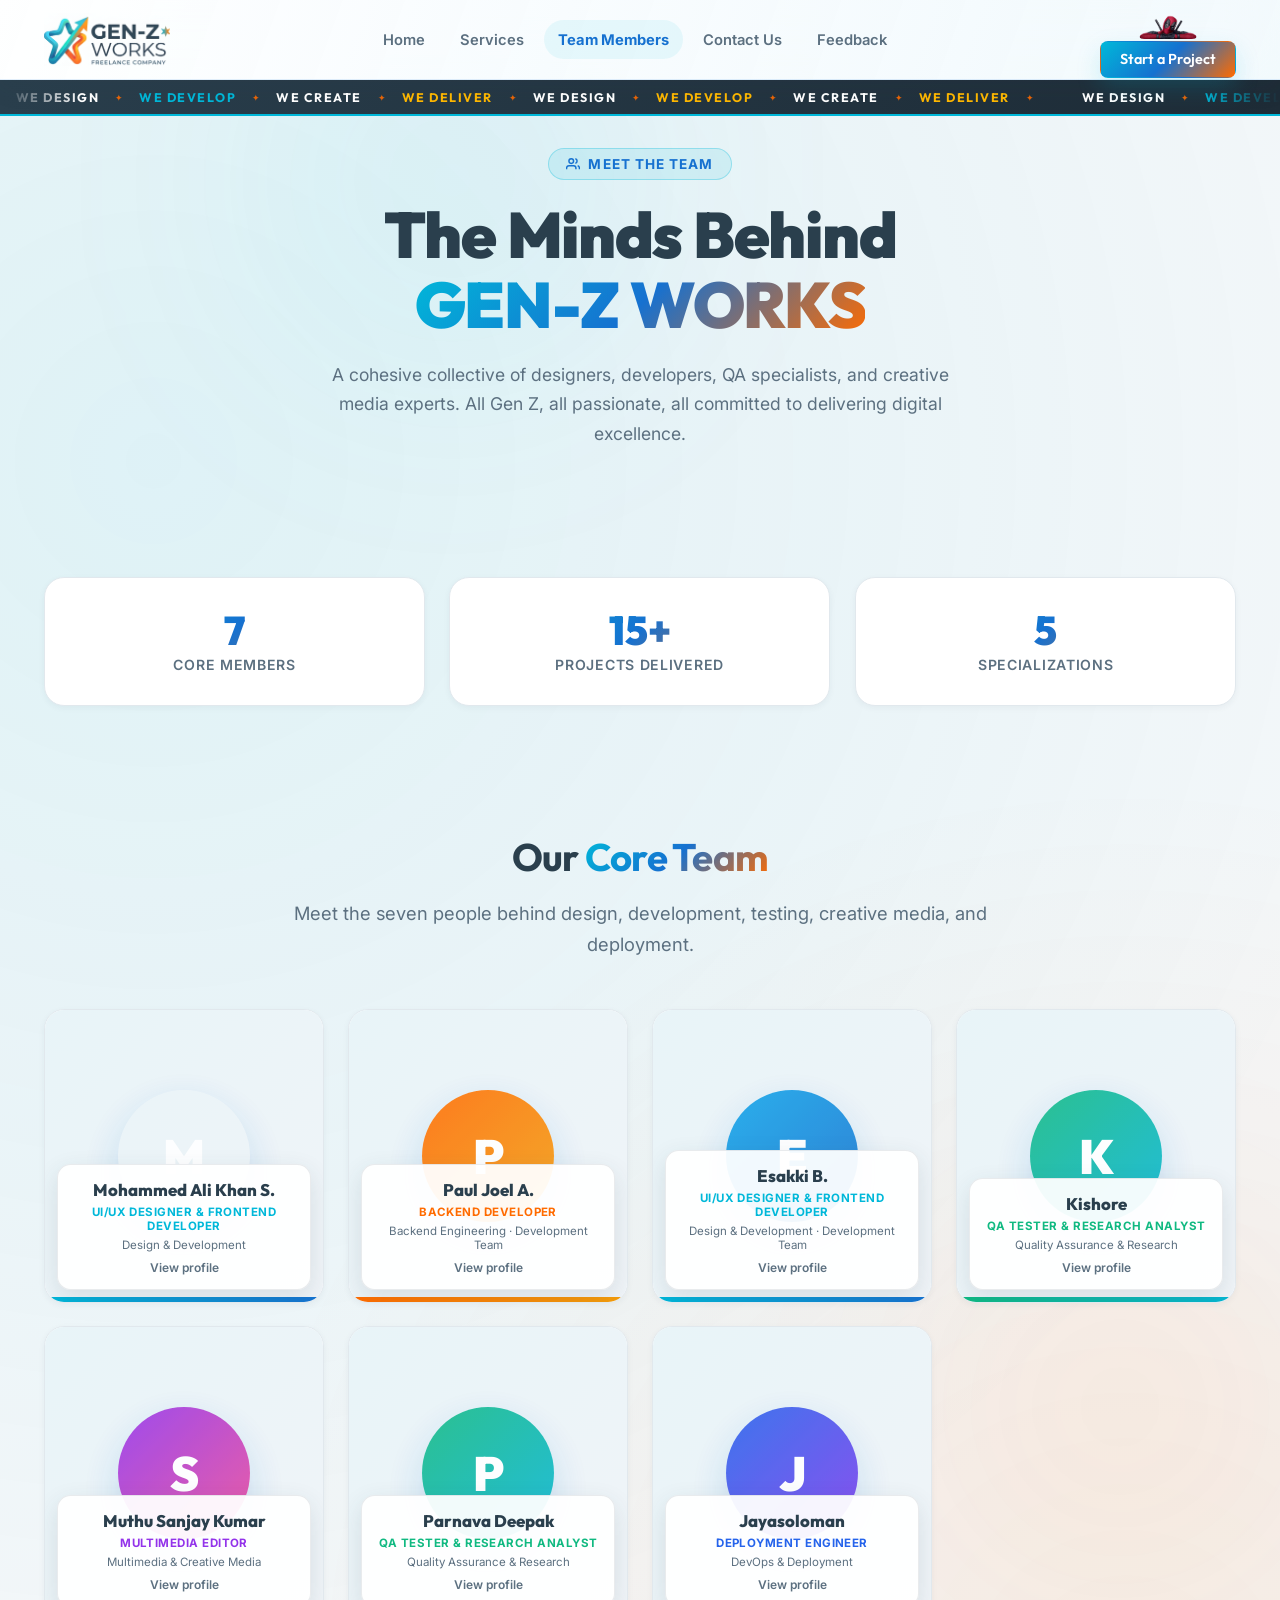
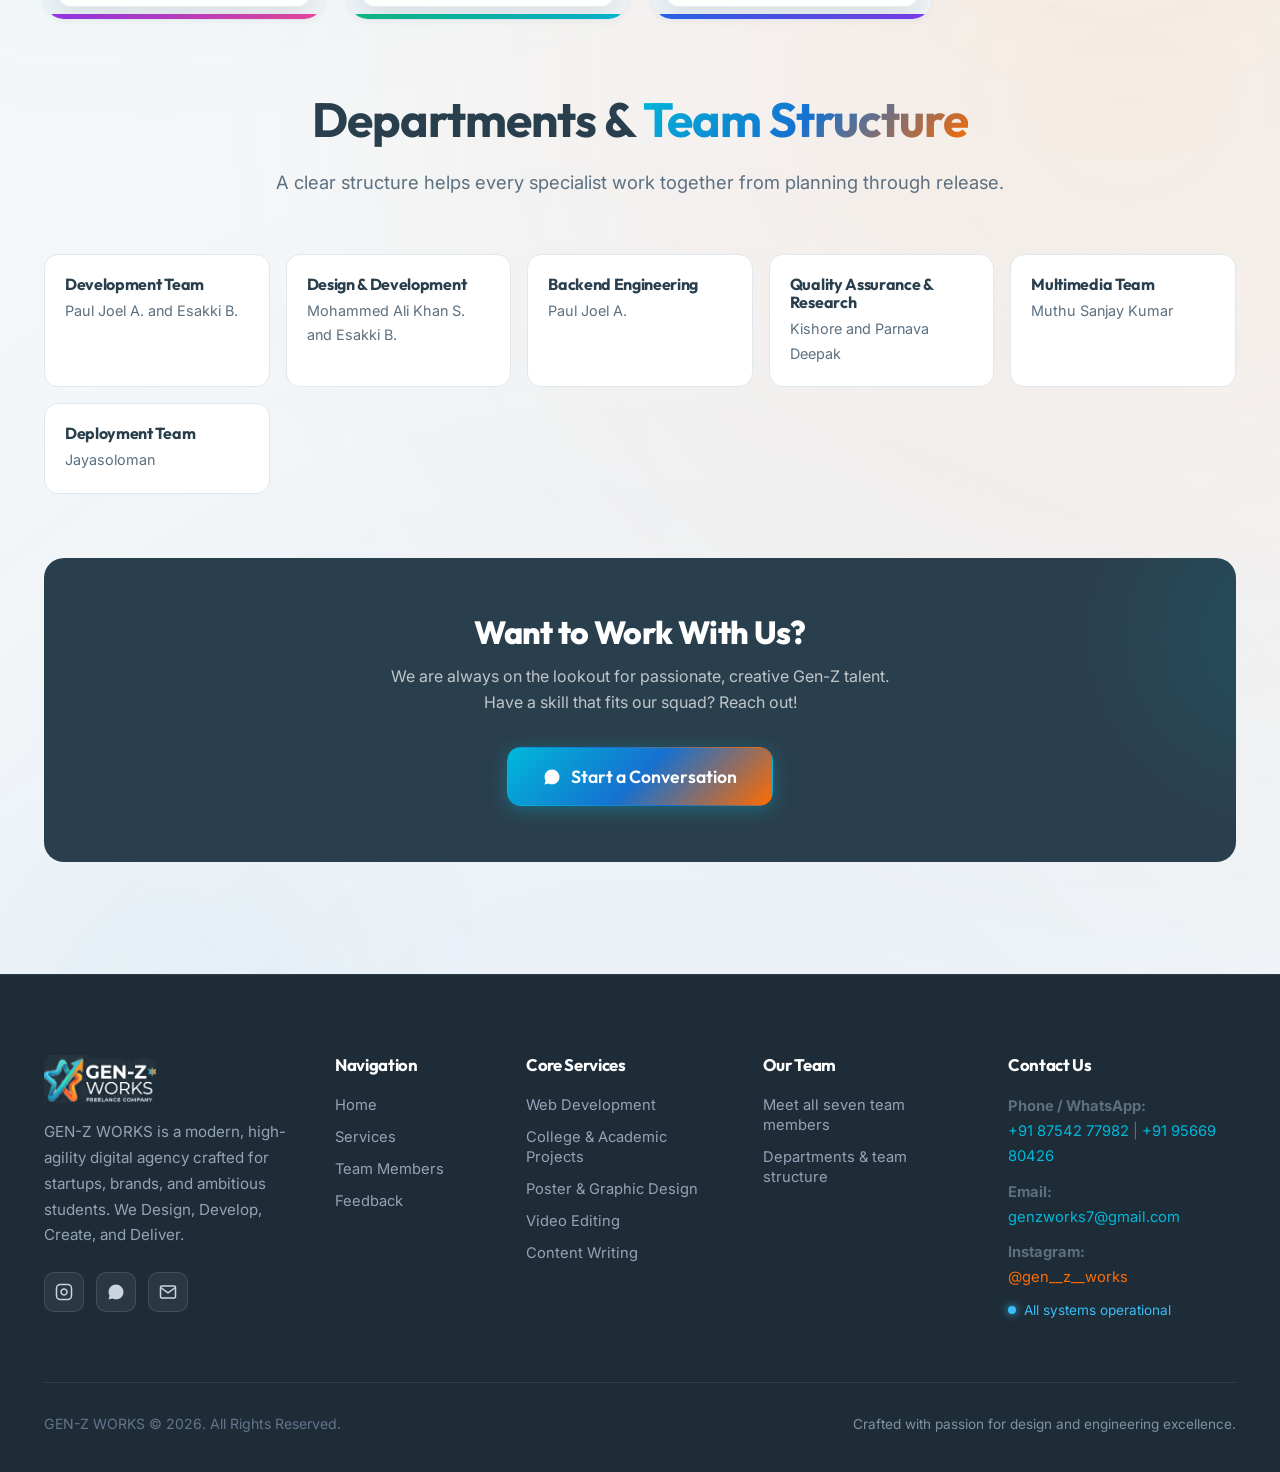
<file: website/team.html>
﻿<!DOCTYPE html>
<html lang="en">
<head>
  <meta charset="UTF-8">
  <meta name="viewport" content="width=device-width, initial-scale=1.0">
  <meta name="description" content="Meet the team behind GEN-Z WORKS — passionate designers, developers, QA specialists, and creative media experts delivering world-class digital solutions.">
  <meta name="keywords" content="GEN-Z WORKS, Team, Freelance Team, Web Developers, Designers, Video Editors">
  <title>Our Team | GEN-Z WORKS — The Minds Behind the Brand</title>
  <link rel="stylesheet" href="css/style.css">
  <link rel="icon" href="images/star-icon.png" type="image/png">
  <style>
    .team-hero { padding: 2rem 0 2.5rem; text-align: center; position: relative; }
    .team-hero-title { font-size: clamp(2.4rem, 6vw, 4rem); font-weight: 900; color: var(--poster-navy); line-height: 1.1; letter-spacing: -0.02em; margin-bottom: 1.2rem; }
    .team-hero-desc { font-size: 1.1rem; color: var(--text-muted); max-width: 620px; margin: 0 auto 2rem; line-height: 1.7; }
    .team-photo-grid { display: grid; grid-template-columns: repeat(auto-fit, minmax(220px, 1fr)); gap: 1.5rem; margin-top: 3rem; }
    .team-photo-card { display: block; width: 100%; padding: 0; background: #ffffff; border: 1px solid var(--border-light); border-radius: var(--radius-lg); overflow: hidden; box-shadow: var(--shadow-sm); transition: all var(--transition-normal); position: relative; cursor: pointer; font: inherit; text-align: left; }
    .team-photo-card::before { content: ''; position: absolute; top: 0; left: 0; right: 0; height: 4px; background: var(--brand-gradient); opacity: 0; transition: opacity var(--transition-fast); z-index: 2; }
    .team-photo-card:hover { transform: translateY(-8px); box-shadow: var(--shadow-lg), 0 0 30px rgba(0,184,217,0.14); border-color: var(--border-active); }
    .team-photo-card:hover::before { opacity: 1; }
    .team-photo-card:focus-visible { outline: 3px solid var(--poster-cyan); outline-offset: 4px; }
    .team-photo-wrap { width: 100%; aspect-ratio: 1/1.05; overflow: hidden; background: linear-gradient(135deg, #e8f4f8, #f0f4f8); position: relative; display: flex; align-items: center; justify-content: center; }
    .team-photo-wrap img { width: 100%; height: 100%; object-fit: cover; display: block; transition: transform 0.5s ease; }
    .team-photo-card:hover .team-photo-wrap img { transform: scale(1.06); }
    .team-photo-placeholder { width: 132px; height: 132px; border-radius: 50%; background: linear-gradient(135deg, var(--poster-cyan), var(--poster-blue)); display: flex; align-items: center; justify-content: center; color: #ffffff; font-size: 3rem; font-weight: 900; font-family: var(--font-display); opacity: 0.88; box-shadow: 0 16px 40px rgba(22,113,208,0.2); }
    .team-dept-strip { position: absolute; bottom: 0; left: 0; height: 5px; width: 100%; z-index: 1; }
    .team-photo-card[data-dept="design"]  .team-dept-strip { background: linear-gradient(90deg,#00b8d9,#1671d0); }
    .team-photo-card[data-dept="backend"] .team-dept-strip { background: linear-gradient(90deg,#ff6b00,#f59e0b); }
    .team-photo-card[data-dept="qa"]      .team-dept-strip { background: linear-gradient(90deg,#10b981,#06b6d4); }
    .team-photo-card[data-dept="media"]   .team-dept-strip { background: linear-gradient(90deg,#9333ea,#ec4899); }
    .team-photo-card[data-dept="devops"]  .team-dept-strip { background: linear-gradient(90deg,#2563eb,#7c3aed); }
    .team-photo-body { position: absolute; bottom: 0.75rem; left: 0.75rem; right: 0.75rem; z-index: 1; padding: 0.9rem 0.7rem; border: 1px solid rgba(42,63,77,0.1); border-radius: 0.85rem; background: rgba(255,255,255,0.94); box-shadow: 0 8px 24px rgba(42,63,77,0.12); text-align: center; }
    .team-photo-name { display: block; font-size: 1.05rem; font-weight: 800; color: var(--poster-navy); margin-bottom: 0.3rem; font-family: var(--font-display); }
    .team-photo-role { display: block; font-size: 0.72rem; font-weight: 700; letter-spacing: 0.04em; text-transform: uppercase; margin-bottom: 0; }
    .team-photo-department { display: block; margin-top: 0.35rem; color: var(--text-muted); font-size: 0.72rem; }
    .team-photo-card[data-dept="design"]  .team-photo-role { color: #00b8d9; }
    .team-photo-card[data-dept="backend"] .team-photo-role { color: #ff6b00; }
    .team-photo-card[data-dept="qa"]      .team-photo-role { color: #10b981; }
    .team-photo-card[data-dept="media"]   .team-photo-role { color: #9333ea; }
    .team-photo-card[data-dept="devops"]  .team-photo-role { color: #2563eb; }
    .team-photo-bio, .team-responsibilities { display: none; }
    .team-profile-hint { display: block; margin-top: 0.45rem; color: var(--text-muted); font-size: 0.75rem; font-weight: 600; }
    .team-skill-tag { background: #f0f4f8; border: 1px solid var(--border-light); color: var(--poster-navy); border-radius: var(--radius-sm); font-size: 0.78rem; font-weight: 600; padding: 0.25rem 0.65rem; }
    .team-structure { display: grid; grid-template-columns: repeat(auto-fit, minmax(220px, 1fr)); gap: 1rem; margin: 3rem 0 1rem; }
    .team-structure-item { padding: 1.25rem; border: 1px solid var(--border-light); border-radius: var(--radius-md); background: #fff; }
    .team-structure-item h3 { margin-bottom: 0.35rem; color: var(--poster-navy); font-size: 1rem; }
    .team-structure-item p { color: var(--text-muted); font-size: 0.9rem; }
    .team-stats-row { display: grid; grid-template-columns: repeat(3,1fr); gap: 1.5rem; margin: 3.5rem 0; text-align: center; }
    .team-stat-box { background: #ffffff; border: 1px solid var(--border-light); border-radius: var(--radius-lg); padding: 2rem 1rem; box-shadow: var(--shadow-sm); }
    .team-stat-number { font-size: 2.5rem; font-weight: 900; font-family: var(--font-display); background: var(--brand-gradient); -webkit-background-clip: text; -webkit-text-fill-color: transparent; background-clip: text; line-height: 1; margin-bottom: 0.4rem; }
    .team-stat-label { font-size: 0.88rem; font-weight: 600; color: var(--text-muted); text-transform: uppercase; letter-spacing: 0.05em; }
    .join-cta-card { background: var(--poster-navy); border-radius: var(--radius-lg); padding: 3.5rem 2rem; text-align: center; margin: 4rem 0 2rem; position: relative; overflow: hidden; }
    .join-cta-card::before { content: ''; position: absolute; top: -40%; right: -20%; width: 400px; height: 400px; background: radial-gradient(circle,rgba(0,184,217,0.12),transparent 70%); border-radius: 50%; }
    .join-cta-card h3 { font-size: 2rem; color: #fff; margin-bottom: 0.75rem; font-weight: 800; }
    .join-cta-card p { color: rgba(255,255,255,0.7); font-size: 1rem; max-width: 520px; margin: 0 auto 2rem; line-height: 1.65; }
    .team-profile-modal { position: fixed; inset: 0; z-index: 1000; display: flex; align-items: center; justify-content: center; padding: 1rem; background: rgba(15, 27, 38, 0.68); backdrop-filter: blur(8px); opacity: 0; visibility: hidden; transition: opacity 0.2s ease, visibility 0.2s ease; }
    .team-profile-modal.is-open { opacity: 1; visibility: visible; }
    .team-profile-dialog { position: relative; width: min(100%, 620px); max-height: min(90vh, 760px); overflow-y: auto; padding: clamp(1.5rem, 4vw, 2.5rem); border: 1px solid var(--border-light); border-radius: var(--radius-lg); background: #fff; box-shadow: 0 30px 90px rgba(0,0,0,0.25); transform: translateY(12px); transition: transform 0.2s ease; }
    .team-profile-modal.is-open .team-profile-dialog { transform: translateY(0); }
    .team-profile-close { position: absolute; top: 0.85rem; right: 0.85rem; display: grid; place-items: center; width: 2.5rem; height: 2.5rem; border: 1px solid var(--border-light); border-radius: 50%; background: #f4f7f9; color: var(--poster-navy); font-size: 1.4rem; cursor: pointer; }
    .team-profile-eyebrow { color: var(--poster-cyan); font-size: 0.75rem; font-weight: 800; letter-spacing: 0.1em; text-transform: uppercase; }
    .team-profile-title { margin: 0.5rem 3rem 0.3rem 0; color: var(--poster-navy); font-size: clamp(1.6rem, 4vw, 2.2rem); }
    .team-profile-role { margin-bottom: 1.25rem; color: var(--poster-blue); font-weight: 700; }
    .team-profile-description { color: var(--text-muted); line-height: 1.75; }
    .team-profile-dialog h4 { margin: 1.5rem 0 0.75rem; color: var(--poster-navy); }
    .team-profile-skills { display: flex; flex-wrap: wrap; gap: 0.5rem; }
    .team-profile-contact { display: grid; grid-template-columns: repeat(2, minmax(0, 1fr)); gap: 0.75rem; }
    .team-profile-contact a { display: block; padding: 0.8rem; border: 1px solid var(--border-light); border-radius: var(--radius-sm); color: var(--poster-navy); font-size: 0.88rem; font-weight: 700; text-decoration: none; overflow-wrap: anywhere; }
    .team-profile-contact a:hover { border-color: var(--poster-cyan); color: var(--poster-blue); }
    .team-profile-note { margin-top: 1rem; color: var(--text-muted); font-size: 0.82rem; line-height: 1.5; }
    @media (max-width:768px) { .team-photo-grid { grid-template-columns:repeat(2,minmax(0,1fr)); gap: 1rem; } .team-stats-row { grid-template-columns:1fr; } }
    @media (min-width:640px) and (max-width:1023px) { .team-photo-grid { grid-template-columns:repeat(2,1fr); } }
    @media (max-width:480px) { .team-photo-grid { grid-template-columns:1fr; } .team-profile-contact { grid-template-columns:1fr; } }
  </style>
</head>
<body>
  <div class="ambient-glow ambient-glow-1"></div>
  <div class="ambient-glow ambient-glow-2"></div>
  <div class="ambient-glow ambient-glow-3"></div>

  <header class="navbar" id="siteNavbar">
    <div class="container nav-container">
      <a href="index.html" class="brand-logo" aria-label="GEN-Z WORKS">
        <img src="images/logo-transparent.png" alt="GEN-Z WORKS FREELANCE COMPANY" class="brand-logo-img">
      </a>
      <nav aria-label="Main Navigation">
        <ul class="nav-links" id="navLinks">
          <li><a href="index.html"    class="nav-link"        id="nav-home">Home</a></li>
          <li><a href="services.html" class="nav-link"        id="nav-services">Services</a></li>
          <li><a href="team.html"     class="nav-link active" id="nav-team">Team Members</a></li>
          <li><a href="contact.html" class="nav-link"        id="nav-contact">Contact Us</a></li>
          <li><a href="feedback.html" class="nav-link"        id="nav-feedback">Feedback</a></li>
        </ul>
      </nav>
      <div class="nav-cta">
        <img src="images/nav-character.png" alt="" class="nav-cta-image" aria-hidden="true">
        <a href="feedback.html" class="btn btn-primary btn-sm" id="nav-cta-btn">Start a Project</a>
      </div>
      <button class="hamburger" id="hamburgerBtn" aria-label="Toggle navigation menu" aria-expanded="false">
        <span class="hamburger-line"></span>
        <span class="hamburger-line"></span>
        <span class="hamburger-line"></span>
      </button>
    </div>
  </header>

  <div class="marquee-strip" aria-hidden="true">
    <div class="marquee-track">
      <span class="marquee-content">
        <span class="marquee-item">We Design</span><span class="marquee-dot">&#10022;</span>
        <span class="marquee-item">We Develop</span><span class="marquee-dot">&#10022;</span>
        <span class="marquee-item">We Create</span><span class="marquee-dot">&#10022;</span>
        <span class="marquee-item">We Deliver</span><span class="marquee-dot">&#10022;</span>
        <span class="marquee-item">We Design</span><span class="marquee-dot">&#10022;</span>
        <span class="marquee-item">We Develop</span><span class="marquee-dot">&#10022;</span>
        <span class="marquee-item">We Create</span><span class="marquee-dot">&#10022;</span>
        <span class="marquee-item">We Deliver</span><span class="marquee-dot">&#10022;</span>
      </span>
      <span class="marquee-content" aria-hidden="true">
        <span class="marquee-item">We Design</span><span class="marquee-dot">&#10022;</span>
        <span class="marquee-item">We Develop</span><span class="marquee-dot">&#10022;</span>
        <span class="marquee-item">We Create</span><span class="marquee-dot">&#10022;</span>
        <span class="marquee-item">We Deliver</span><span class="marquee-dot">&#10022;</span>
        <span class="marquee-item">We Design</span><span class="marquee-dot">&#10022;</span>
        <span class="marquee-item">We Develop</span><span class="marquee-dot">&#10022;</span>
        <span class="marquee-item">We Create</span><span class="marquee-dot">&#10022;</span>
        <span class="marquee-item">We Deliver</span><span class="marquee-dot">&#10022;</span>
      </span>
    </div>
  </div>

  <main>
    <section class="container team-hero">
      <div class="section-badge" style="margin: 0 auto 1.2rem; display: inline-flex;">
        <svg width="14" height="14" viewBox="0 0 24 24" fill="none" stroke="currentColor" stroke-width="2.5"><path d="M17 21v-2a4 4 0 0 0-4-4H5a4 4 0 0 0-4 4v2"></path><circle cx="9" cy="7" r="4"></circle><path d="M23 21v-2a4 4 0 0 0-3-3.87"></path><path d="M16 3.13a4 4 0 0 1 0 7.75"></path></svg>
        <span>Meet The Team</span>
      </div>
      <h1 class="team-hero-title">
        The Minds Behind<br><span class="text-gradient">GEN-Z WORKS</span>
      </h1>
      <p class="team-hero-desc">
        A cohesive collective of designers, developers, QA specialists, and creative media experts. All Gen Z, all passionate, all committed to delivering digital excellence.
      </p>
    </section>

    <section class="container">
      <div class="team-stats-row">
        <div class="team-stat-box reveal-word" data-delay="0">
          <div class="team-stat-number">7</div>
          <div class="team-stat-label">Core Members</div>
        </div>
        <div class="team-stat-box reveal-word" data-delay="100">
          <div class="team-stat-number">15+</div>
          <div class="team-stat-label">Projects Delivered</div>
        </div>
        <div class="team-stat-box reveal-word" data-delay="200">
          <div class="team-stat-number">5</div>
          <div class="team-stat-label">Specializations</div>
        </div>
      </div>
    </section>

    <section class="section-spacing" id="team-members">
      <div class="container">
        <div class="section-header" style="margin-bottom:0;">
          <h2 class="section-title" style="font-size:clamp(1.6rem,4vw,2.4rem);">
            Our <span class="text-gradient">Core Team</span>
          </h2>
          <p class="section-desc">Meet the seven people behind design, development, testing, creative media, and deployment.</p>
        </div>

        <div class="team-photo-grid">

          <!-- Member 1: Design and Development -->
          <article class="team-photo-card reveal-word" data-delay="0" data-dept="design" data-instagram="https://www.instagram.com/mohammedalikhan_._.__/" role="button" tabindex="0" aria-haspopup="dialog" aria-expanded="false">
            <div class="team-photo-wrap">
              <div class="team-photo-placeholder">M</div>
            </div>
            <div class="team-dept-strip"></div>
            <div class="team-photo-body">
              <div class="team-photo-name">Mohammed Ali Khan S.</div>
              <div class="team-photo-role">UI/UX Designer &amp; Frontend Developer</div>
              <span class="team-photo-department">Design &amp; Development</span>
              <span class="team-profile-hint">View profile</span>
              <p class="team-photo-bio">Designs user interfaces and websites, develops frontend features, and contributes to client planning and design quality.</p>
              <ul class="team-responsibilities">
                <li>UI/UX and website design</li><li>Frontend development</li><li>Client requirements and project planning</li><li>Design quality and task coordination</li>
              </ul>
            </div>
          </article>

          <!-- Member 2: Backend Engineering -->
          <article class="team-photo-card reveal-word" data-delay="100" data-dept="backend" data-instagram="https://www.instagram.com/ajoel_0501/" role="button" tabindex="0" aria-haspopup="dialog" aria-expanded="false">
            <div class="team-photo-wrap">
              <div class="team-photo-placeholder" style="background:linear-gradient(135deg,#ff6b00,#f59e0b);">P</div>
            </div>
            <div class="team-dept-strip"></div>
            <div class="team-photo-body">
              <div class="team-photo-name">Paul Joel A.</div>
              <div class="team-photo-role">Backend Developer</div>
              <span class="team-photo-department">Backend Engineering · Development Team</span>
              <span class="team-profile-hint">View profile</span>
              <p class="team-photo-bio">Builds server-side features and APIs, manages databases and login systems, and integrates frontend and backend functionality.</p>
              <ul class="team-responsibilities">
                <li>Backend programming and API development</li><li>Database design and management</li><li>Login systems and business logic</li><li>Frontend and backend integration</li>
              </ul>
            </div>
          </article>

          <!-- Member 3: UI/UX and Frontend -->
          <article class="team-photo-card reveal-word" data-delay="200" data-dept="design" data-instagram="https://www.instagram.com/esakki_here/" role="button" tabindex="0" aria-haspopup="dialog" aria-expanded="false">
            <div class="team-photo-wrap">
              <div class="team-photo-placeholder" style="background:linear-gradient(135deg,#0ea5e9,#1671d0);">E</div>
            </div>
            <div class="team-dept-strip"></div>
            <div class="team-photo-body">
              <div class="team-photo-name">Esakki B.</div>
              <div class="team-photo-role">UI/UX Designer &amp; Frontend Developer</div>
              <span class="team-photo-department">Design &amp; Development · Development Team</span>
              <span class="team-profile-hint">View profile</span>
              <p class="team-photo-bio">Creates responsive website layouts and interfaces, improves usability, and collaborates with backend development.</p>
              <ul class="team-responsibilities">
                <li>Website layout and responsive design</li><li>HTML, CSS, and JavaScript development</li><li>Website interface improvements</li><li>Collaboration with the backend team</li>
              </ul>
            </div>
          </article>

          <!-- Member 4: Quality Assurance -->
          <article class="team-photo-card reveal-word" data-delay="300" data-dept="qa" data-instagram="https://www.instagram.com/2527kishore/" role="button" tabindex="0" aria-haspopup="dialog" aria-expanded="false">
            <div class="team-photo-wrap">
              <div class="team-photo-placeholder" style="background:linear-gradient(135deg,#10b981,#06b6d4);">K</div>
            </div>
            <div class="team-dept-strip"></div>
            <div class="team-photo-body">
              <div class="team-photo-name">Kishore</div>
              <div class="team-photo-role">QA Tester &amp; Research Analyst</div>
              <span class="team-photo-department">Quality Assurance &amp; Research</span>
              <span class="team-profile-hint">View profile</span>
              <p class="team-photo-bio">Tests websites and applications, reports bugs, researches technologies, and checks usability and functionality.</p>
              <ul class="team-responsibilities">
                <li>Website and application testing</li><li>Identifying and reporting bugs</li><li>Competitor and technology research</li><li>Checking website usability and functionality</li>
              </ul>
            </div>
          </article>

          <!-- Member 5: Multimedia -->
          <article class="team-photo-card reveal-word" data-delay="400" data-dept="media" data-instagram="https://www.instagram.com/x3ko.ae/" role="button" tabindex="0" aria-haspopup="dialog" aria-expanded="false">
            <div class="team-photo-wrap"><div class="team-photo-placeholder" style="background:linear-gradient(135deg,#9333ea,#ec4899);">S</div></div>
            <div class="team-dept-strip"></div>
            <div class="team-photo-body">
              <div class="team-photo-name">Muthu Sanjay Kumar</div>
              <div class="team-photo-role">Multimedia Editor</div>
              <span class="team-photo-department">Multimedia &amp; Creative Media</span>
              <span class="team-profile-hint">View profile</span>
              <p class="team-photo-bio">Produces engaging multimedia content and creative assets for websites, campaigns, and social media.</p>
              <ul class="team-responsibilities">
                <li>Video and photo editing</li><li>Promotional videos and reels</li><li>Multimedia content creation</li><li>Creative assets for websites and social media</li>
              </ul>
            </div>
          </article>

          <!-- Member 6: Quality Assurance -->
          <article class="team-photo-card reveal-word" data-delay="500" data-dept="qa" data-instagram="https://www.instagram.com/__draxxz_/" role="button" tabindex="0" aria-haspopup="dialog" aria-expanded="false">
            <div class="team-photo-wrap"><div class="team-photo-placeholder" style="background:linear-gradient(135deg,#10b981,#06b6d4);">P</div></div>
            <div class="team-dept-strip"></div>
            <div class="team-photo-body">
              <div class="team-photo-name">Parnava Deepak</div>
              <div class="team-photo-role">QA Tester &amp; Research Analyst</div>
              <span class="team-photo-department">Quality Assurance &amp; Research</span>
              <span class="team-profile-hint">View profile</span>
              <p class="team-photo-bio">Checks software across mobile devices and browsers, prepares test cases, and verifies fixes.</p>
              <ul class="team-responsibilities">
                <li>Manual and functional testing</li><li>Mobile and browser compatibility testing</li><li>Test case preparation</li><li>Verifying bug fixes and researching solutions</li>
              </ul>
            </div>
          </article>

          <!-- Member 7: Deployment -->
          <article class="team-photo-card reveal-word" data-delay="600" data-dept="devops" data-instagram="https://www.instagram.com/_mr_santa_18_/" role="button" tabindex="0" aria-haspopup="dialog" aria-expanded="false">
            <div class="team-photo-wrap">
              <div class="team-photo-placeholder" style="background:linear-gradient(135deg,#2563eb,#7c3aed);">J</div>
            </div>
            <div class="team-dept-strip"></div>
            <div class="team-photo-body">
              <div class="team-photo-name">Jayasoloman</div>
              <div class="team-photo-role">Deployment Engineer</div>
              <span class="team-photo-department">DevOps &amp; Deployment</span>
              <span class="team-profile-hint">View profile</span>
              <p class="team-photo-bio">Manages website hosting, deployment, releases, and ongoing server maintenance.</p>
              <ul class="team-responsibilities">
                <li>Website hosting and deployment</li><li>Domain and server configuration</li><li>Website release management</li><li>Deployment troubleshooting and maintenance</li>
              </ul>
            </div>
          </article>

        </div>
      </div>
    </section>

    <div class="team-profile-modal" id="teamProfileModal" aria-hidden="true">
      <section class="team-profile-dialog" role="dialog" aria-modal="true" aria-labelledby="teamProfileTitle" aria-describedby="teamProfileDescription" tabindex="-1">
        <button class="team-profile-close" type="button" aria-label="Close team member profile">&times;</button>
        <span class="team-profile-eyebrow">GEN-Z'WORKS Team</span>
        <h2 class="team-profile-title" id="teamProfileTitle"></h2>
        <div class="team-profile-role" id="teamProfileRole"></div>
        <p class="team-profile-description"><strong>Department:</strong> <span id="teamProfileDepartment"></span></p>
        <p class="team-profile-description" id="teamProfileDescription"></p>
        <h4>Responsibilities</h4>
        <ul class="team-profile-skills" id="teamProfileResponsibilities"></ul>
        <h4>Contact the team</h4>
        <div class="team-profile-contact">
          <a href="https://instagram.com/gen__z__works" id="teamProfileInstagram" target="_blank" rel="noopener noreferrer">Instagram · @gen__z__works</a>
          <a href="https://wa.me/918754277982" target="_blank" rel="noopener noreferrer">WhatsApp · +91 87542 77982</a>
          <a href="mailto:genzworks7@gmail.com">Email · genzworks7@gmail.com</a>
          <a href="tel:+919566980426">Phone · +91 95669 80426</a>
        </div>
        <p class="team-profile-note">These are the official GEN-Z'WORKS contact channels. Individual member contact details are not listed.</p>
      </section>
    </div>

    <section class="container" aria-labelledby="team-structure-title">
      <div class="section-header">
        <h2 class="section-title" id="team-structure-title">Departments &amp; <span class="text-gradient">Team Structure</span></h2>
        <p class="section-desc">A clear structure helps every specialist work together from planning through release.</p>
      </div>
      <div class="team-structure">
        <article class="team-structure-item"><h3>Development Team</h3><p>Paul Joel A. and Esakki B.</p></article>
        <article class="team-structure-item"><h3>Design &amp; Development</h3><p>Mohammed Ali Khan S. and Esakki B.</p></article>
        <article class="team-structure-item"><h3>Backend Engineering</h3><p>Paul Joel A.</p></article>
        <article class="team-structure-item"><h3>Quality Assurance &amp; Research</h3><p>Kishore and Parnava Deepak</p></article>
        <article class="team-structure-item"><h3>Multimedia Team</h3><p>Muthu Sanjay Kumar</p></article>
        <article class="team-structure-item"><h3>Deployment Team</h3><p>Jayasoloman</p></article>
      </div>
    </section>

    <section class="container" style="padding-bottom:5rem;">
      <div class="join-cta-card">
        <h3>Want to Work With Us?</h3>
        <p>We are always on the lookout for passionate, creative Gen-Z talent. Have a skill that fits our squad? Reach out!</p>
        <a href="feedback.html" class="btn btn-primary btn-lg">
          <svg width="18" height="18" viewBox="0 0 24 24" fill="currentColor"><path d="M12.04 2c-5.46 0-9.91 4.45-9.91 9.91 0 1.75.46 3.45 1.32 4.95L2.05 22l5.25-1.38c1.45.79 3.08 1.21 4.74 1.21 5.46 0 9.91-4.45 9.91-9.91 0-2.65-1.03-5.14-2.9-7.01A9.816 9.816 0 0 0 12.04 2z"></path></svg>
          <span>Start a Conversation</span>
        </a>
      </div>
    </section>
  </main>

  <footer class="site-footer">
    <div class="container">
      <div class="footer-grid">
        <div class="footer-brand">
          <a href="index.html" class="brand-logo" aria-label="GEN-Z WORKS">
            <img src="images/logo-dark-theme.png" alt="GEN-Z WORKS FREELANCE COMPANY" class="brand-logo-img footer-logo-img">
          </a>
          <p>GEN-Z WORKS is a modern, high-agility digital agency crafted for startups, brands, and ambitious students. We Design, Develop, Create, and Deliver.</p>
          <div class="social-links" aria-label="Social Media Links">
            <a href="https://instagram.com/gen__z__works" target="_blank" rel="noopener noreferrer" class="social-btn" aria-label="Instagram"><svg viewBox="0 0 24 24" fill="none" stroke="currentColor" stroke-width="2"><rect x="2" y="2" width="20" height="20" rx="5" ry="5"></rect><path d="M16 11.37A4 4 0 1 1 12.63 8 4 4 0 0 1 16 11.37z"></path><line x1="17.5" y1="6.5" x2="17.51" y2="6.5"></line></svg></a>
            <a href="https://wa.me/918754277982" target="_blank" rel="noopener noreferrer" class="social-btn" aria-label="WhatsApp"><svg viewBox="0 0 24 24" fill="currentColor"><path d="M12.04 2c-5.46 0-9.91 4.45-9.91 9.91 0 1.75.46 3.45 1.32 4.95L2.05 22l5.25-1.38c1.45.79 3.08 1.21 4.74 1.21 5.46 0 9.91-4.45 9.91-9.91 0-2.65-1.03-5.14-2.9-7.01A9.816 9.816 0 0 0 12.04 2z"></path></svg></a>
            <a href="mailto:genzworks7@gmail.com" class="social-btn" aria-label="Email"><svg viewBox="0 0 24 24" fill="none" stroke="currentColor" stroke-width="2"><path d="M4 4h16c1.1 0 2 .9 2 2v12c0 1.1-.9 2-2 2H4c-1.1 0-2-.9-2-2V6c0-1.1.9-2 2-2z"></path><polyline points="22,6 12,13 2,6"></polyline></svg></a>
          </div>
        </div>
        <div class="footer-col">
          <h4>Navigation</h4>
          <ul class="footer-links">
            <li><a href="index.html">Home</a></li>
            <li><a href="services.html">Services</a></li>
            <li><a href="team.html">Team Members</a></li>
            <li><a href="feedback.html">Feedback</a></li>
          </ul>
        </div>
        <div class="footer-col">
          <h4>Core Services</h4>
          <ul class="footer-links">
            <li><a href="services.html#web-dev">Web Development</a></li>
            <li><a href="services.html#academic-projects">College &amp; Academic Projects</a></li>
            <li><a href="services.html#poster-design">Poster &amp; Graphic Design</a></li>
            <li><a href="services.html#video-editing">Video Editing</a></li>
            <li><a href="services.html#content-writing">Content Writing</a></li>
          </ul>
        </div>
        <div class="footer-col">
          <h4>Our Team</h4>
          <ul class="footer-links">
            <li><a href="team.html#team-members">Meet all seven team members</a></li>
            <li><a href="team.html#team-structure-title">Departments &amp; team structure</a></li>
          </ul>
        </div>
        <div class="footer-col">
          <h4>Contact Us</h4>
          <p style="font-size:0.92rem;margin-bottom:0.65rem;"><strong>Phone / WhatsApp:</strong><br><a href="https://wa.me/918754277982" style="color:var(--poster-cyan);">+91 87542 77982</a> | <a href="tel:+919566980426" style="color:var(--poster-cyan);">+91 95669 80426</a></p>
          <p style="font-size:0.92rem;margin-bottom:0.65rem;"><strong>Email:</strong><br><a href="mailto:genzworks7@gmail.com" style="color:var(--poster-cyan);">genzworks7@gmail.com</a></p>
          <p style="font-size:0.92rem;margin-bottom:0.75rem;"><strong>Instagram:</strong><br><a href="https://instagram.com/gen__z__works" target="_blank" rel="noopener noreferrer" style="color:var(--poster-orange);">@gen__z__works</a></p>
          <div class="system-status"><span class="status-dot"></span><span>All systems operational</span></div>
        </div>
      </div>
      <div class="footer-bottom">
        <div class="copyright-text">GEN-Z WORKS &copy; 2026. All Rights Reserved.</div>
        <div style="font-size:0.85rem;color:var(--text-dim);">Crafted with passion for design and engineering excellence.</div>
      </div>
    </div>
  </footer>

  <script src="js/main.js"></script>
</body>
</html>
</file>
<file: website/css/style.css>
/* ==========================================================================
   GEN-Z WORKS - Official Design System & Stylesheet (CSS3)
   Color Palette Extracted Directly from Logo:
   - Dark Slate Navy:    #2A3F4D (Primary Typography & Dark Elements)
   - Vibrant Cyan/Teal:  #00B8D9 (Primary Accent & Brand Focus)
   - Electric Blue:      #1671D0 (Supporting Blue, CTAs & Active Menu)
   - Energetic Orange:   #FF6B00 (High-Impact Accent & Conversion)
   - Bright Warm Gold:   #FFB800 (Gradient Highlight & Accents)
   - Neutral Light:      #FFFFFF / #F4F7F9 (Background Canvas)
   - Neutral Border:     #E1E8ED (Borders & Dividers)
   - Dark Cards Tint:    #1E2C37 (Dark Backgrounds)
   ========================================================================== */

/* --------------------------------------------------------------------------
   1. Google Fonts & CSS Variables (Design Tokens)
   -------------------------------------------------------------------------- */
@import url('https://fonts.googleapis.com/css2?family=Inter:wght@300;400;500;600;700&family=Outfit:wght@400;500;600;700;800;900&display=swap');

:root {
  /* Brand Core Colors (Extracted Directly from Logo) */
  --color-primary-navy: #2A3F4D;
  --color-accent-teal: #00B8D9;
  --color-accent-blue: #1671D0;
  --color-accent-orange: #FF6B00;
  --color-accent-yellow: #FFB800;

  /* Neutral Web Colors */
  --color-bg-light: #ffffff;
  --color-bg-subtle: #f4f7f9;
  --color-bg-dark-card: #1e2c37;
  --color-text-main: #2a3f4d;
  --color-text-muted: #5c7080;
  --color-border: #e1e8ed;

  /* Vibrant Logo Gradients */
  --brand-gradient: linear-gradient(135deg, #00b8d9 0%, #1671d0 50%, #ff6b00 100%);
  --brand-gradient-hover: linear-gradient(135deg, #009db8 0%, #125cb0 50%, #e05e00 100%);
  --cyan-gradient: linear-gradient(135deg, #00b8d9 0%, #1671d0 100%);
  --orange-gradient: linear-gradient(135deg, #ff6b00 0%, #e05e00 100%);
  --gold-gradient: linear-gradient(135deg, #ffb800 0%, #ff6b00 100%);

  /* System Palette Mappings */
  --poster-cyan: var(--color-accent-teal);
  --poster-cyan-light: #33c9e3;
  --poster-cyan-glow: rgba(0, 184, 217, 0.28);
  
  --poster-orange: var(--color-accent-orange);
  --poster-orange-light: #ff8533;
  --poster-orange-glow: rgba(255, 107, 0, 0.28);

  --poster-navy: var(--color-primary-navy);
  --poster-navy-deep: var(--color-bg-dark-card);
  --poster-slate: var(--color-text-muted);
  --poster-slate-light: #7e93a2;

  /* Background Palette */
  --bg-page: var(--color-bg-subtle);
  --bg-surface: var(--color-bg-light);
  --bg-card: #ffffff;
  --bg-card-hover: #ffffff;
  --bg-card-subtle: var(--color-bg-subtle);
  --bg-glass: rgba(255, 255, 255, 0.88);
  --bg-glass-heavy: rgba(255, 255, 255, 0.96);

  /* Typography Colors */
  --text-main: var(--color-text-main);
  --text-muted: var(--color-text-muted);
  --text-dim: #7e93a2;
  --text-gradient: linear-gradient(135deg, #00b8d9 0%, #1671d0 50%, #ff6b00 100%);

  /* Borders & Shadows */
  --border-light: var(--color-border);
  --border-active: rgba(0, 184, 217, 0.5);
  --border-glass: rgba(42, 63, 77, 0.12);
  --shadow-sm: 0 2px 6px rgba(42, 63, 77, 0.05);
  --shadow-md: 0 10px 30px -5px rgba(42, 63, 77, 0.08);
  --shadow-lg: 0 20px 45px -10px rgba(42, 63, 77, 0.12);
  --shadow-glow: 0 8px 30px var(--poster-cyan-glow);
  --shadow-glow-orange: 0 8px 30px var(--poster-orange-glow);

  /* Typography Fonts */
  --font-display: 'Isometra', 'Outfit', -apple-system, BlinkMacSystemFont, sans-serif;
  --font-body: 'Inter', -apple-system, BlinkMacSystemFont, sans-serif;
  --font-isometra: 'Isometra', sans-serif;

  /* Sizing & Transitions */
  --nav-height: 80px;
  --max-width: 1240px;
  --radius-sm: 8px;
  --radius-md: 14px;
  --radius-lg: 20px;
  --radius-full: 9999px;
  --transition-fast: 0.2s cubic-bezier(0.16, 1, 0.3, 1);
  --transition-normal: 0.35s cubic-bezier(0.16, 1, 0.3, 1);
}

/* --------------------------------------------------------------------------
   2. Base Reset & Global Styles
   -------------------------------------------------------------------------- */
*, *::before, *::after {
  box-sizing: border-box;
  margin: 0;
  padding: 0;
}

html {
  font-size: 16px;
  scroll-behavior: smooth;
  scroll-padding-top: var(--nav-height);
  overflow-x: clip;
  background-color: var(--bg-page);
  color: var(--text-main);
  font-family: var(--font-body);
  -webkit-font-smoothing: antialiased;
  -moz-osx-font-smoothing: grayscale;
}

body {
  min-height: 100vh;
  display: flex;
  flex-direction: column;
  overflow-x: hidden;
  position: relative;
  background: radial-gradient(circle at 12% 15%, rgba(0, 184, 217, 0.09) 0%, transparent 45%),
              radial-gradient(circle at 88% 55%, rgba(255, 107, 0, 0.08) 0%, transparent 45%),
              radial-gradient(circle at 50% 95%, rgba(22, 113, 208, 0.06) 0%, transparent 40%),
              var(--bg-page);
}

/* Custom Scrollbar */
::-webkit-scrollbar {
  width: 10px;
}
::-webkit-scrollbar-track {
  background: #f4f7f9;
}
::-webkit-scrollbar-thumb {
  background: #cbd5e1;
  border-radius: var(--radius-full);
  border: 2px solid #f4f7f9;
}
::-webkit-scrollbar-thumb:hover {
  background: var(--poster-cyan);
}

a {
  color: inherit;
  text-decoration: none;
  transition: color var(--transition-fast);
}

img {
  max-width: 100%;
  height: auto;
  display: block;
}

button, input, select, textarea {
  font-family: inherit;
  color: inherit;
}

.container {
  width: 100%;
  max-width: var(--max-width);
  margin-left: auto;
  margin-right: auto;
  padding-left: 1.5rem;
  padding-right: 1.5rem;
}

.section-spacing {
  padding-top: 4.5rem;
  padding-bottom: 4.5rem;
}

/* Background Ambient Glows Matched to Cyan & Orange */
.ambient-glow {
  position: absolute;
  border-radius: 50%;
  filter: blur(130px);
  pointer-events: none;
  z-index: 0;
  opacity: 0.55;
}
.ambient-glow-1 {
  top: -80px;
  left: 15%;
  width: 520px;
  height: 520px;
  background: radial-gradient(circle, rgba(0, 184, 217, 0.22) 0%, transparent 70%);
}
.ambient-glow-2 {
  top: 38%;
  right: -80px;
  width: 480px;
  height: 480px;
  background: radial-gradient(circle, rgba(255, 107, 0, 0.2) 0%, transparent 70%);
}
.ambient-glow-3 {
  bottom: 8%;
  left: -40px;
  width: 420px;
  height: 420px;
  background: radial-gradient(circle, rgba(2, 132, 199, 0.18) 0%, transparent 70%);
}

/* --------------------------------------------------------------------------
   3. Typography Utilities & Headings
   -------------------------------------------------------------------------- */
h1, h2, h3, h4, h5, h6 {
  font-family: var(--font-display);
  font-weight: 700;
  line-height: 1.15;
  color: var(--text-main);
  letter-spacing: -0.02em;
}

h1 {
  font-size: clamp(2.5rem, 5vw + 1rem, 4.25rem);
  font-weight: 800;
}

h2 {
  font-size: clamp(2rem, 3.5vw + 0.5rem, 3rem);
}

h3 {
  font-size: clamp(1.35rem, 2vw + 0.5rem, 1.75rem);
}

p {
  color: var(--text-muted);
  line-height: 1.7;
  font-size: 1.05rem;
}

.text-gradient {
  background: var(--brand-gradient);
  background-clip: text;
  -webkit-background-clip: text;
  -webkit-text-fill-color: transparent;
  display: inline-block;
}

.section-header {
  text-align: center;
  max-width: 760px;
  margin: 0 auto 3.5rem auto;
  position: relative;
  z-index: 1;
}

.section-badge {
  display: inline-flex;
  align-items: center;
  gap: 0.5rem;
  padding: 0.45rem 1.1rem;
  border-radius: var(--radius-full);
  background: rgba(0, 184, 217, 0.1);
  border: 1px solid rgba(0, 184, 217, 0.3);
  color: #1671d0;
  font-size: 0.85rem;
  font-weight: 700;
  text-transform: uppercase;
  letter-spacing: 0.08em;
  margin-bottom: 1.25rem;
}

.section-title {
  margin-bottom: 1.2rem;
  color: var(--poster-navy);
}

.section-desc {
  font-size: 1.15rem;
  color: var(--text-muted);
}

/* --------------------------------------------------------------------------
   4. Buttons & Badges
   -------------------------------------------------------------------------- */
.btn {
  display: inline-flex;
  align-items: center;
  justify-content: center;
  gap: 0.65rem;
  padding: 0.85rem 1.75rem;
  font-family: var(--font-display);
  font-size: 1rem;
  font-weight: 600;
  border-radius: var(--radius-md);
  border: 1px solid transparent;
  cursor: pointer;
  transition: all var(--transition-normal);
  text-decoration: none;
  position: relative;
  overflow: hidden;
  white-space: nowrap;
}

.btn-primary {
  background: var(--brand-gradient);
  color: #ffffff;
  box-shadow: 0 4px 18px rgba(0, 184, 217, 0.35);
}
.btn-primary:hover {
  background: var(--brand-gradient-hover);
  transform: translateY(-2px);
  box-shadow: 0 8px 25px rgba(255, 107, 0, 0.45);
  color: #ffffff;
}

.btn-accent, .btn-conversion {
  background: var(--color-accent-orange);
  color: #ffffff;
  box-shadow: 0 4px 18px rgba(255, 107, 0, 0.35);
}
.btn-accent:hover, .btn-conversion:hover {
  background: #e05e00;
  transform: translateY(-2px);
  box-shadow: 0 8px 25px rgba(255, 107, 0, 0.5);
  color: #ffffff;
}

.btn-secondary {
  background: #ffffff;
  color: var(--poster-navy);
  border-color: rgba(42, 63, 77, 0.15);
  box-shadow: var(--shadow-sm);
}
.btn-secondary:hover {
  background: #f4f7f9;
  border-color: var(--poster-cyan);
  color: #1671d0;
  transform: translateY(-2px);
  box-shadow: var(--shadow-md);
}

.btn-outline {
  background: transparent;
  color: var(--poster-navy);
  border-color: rgba(0, 184, 217, 0.4);
}
.btn-outline:hover {
  background: rgba(0, 184, 217, 0.1);
  border-color: var(--poster-cyan);
  color: #1671d0;
  transform: translateY(-2px);
}

.btn-sm {
  padding: 0.55rem 1.2rem;
  font-size: 0.9rem;
  border-radius: var(--radius-sm);
}

.btn-lg {
  padding: 1.05rem 2.2rem;
  font-size: 1.1rem;
}

.btn svg {
  transition: transform var(--transition-fast);
}
.btn:hover svg {
  transform: translateX(4px);
}

/* --------------------------------------------------------------------------
   5. Fixed Navigation Bar (Frosted Glass Light Theme)
   -------------------------------------------------------------------------- */
.navbar {
  position: fixed;
  top: 0;
  left: 0;
  right: 0;
  height: var(--nav-height);
  z-index: 1000;
  transition: all var(--transition-normal);
  background: linear-gradient(110deg, rgba(255, 255, 255, 0.94), rgba(242, 250, 253, 0.86));
  backdrop-filter: blur(22px);
  -webkit-backdrop-filter: blur(22px);
  border-bottom: 1px solid rgba(22, 113, 208, 0.12);
  box-shadow: 0 8px 28px rgba(42, 63, 77, 0.07);
}

.navbar.scrolled {
  background: rgba(255, 255, 255, 0.97);
  border-bottom-color: rgba(22, 113, 208, 0.16);
  box-shadow: 0 12px 32px rgba(42, 63, 77, 0.1);
}

.navbar .nav-container {
  display: flex;
  align-items: center;
  justify-content: space-between;
  height: 100%;
}

.brand-logo {
  display: flex;
  align-items: center;
  gap: 0.85rem;
  font-family: var(--font-display);
  font-weight: 800;
  font-size: 1.45rem;
  letter-spacing: -0.02em;
  color: var(--poster-navy);
}

.brand-logo-img {
  height: 48px;
  max-height: 52px;
  width: auto;
  object-fit: contain;
  transition: transform var(--transition-fast);
}

.navbar .brand-logo-img {
  height: 54px;
  max-height: 58px;
}

.brand-logo:hover .brand-logo-img {
  transform: scale(1.04);
}

.brand-text-group {
  display: flex;
  flex-direction: column;
  line-height: 1.05;
}

.brand-title {
  font-size: 1.35rem;
  font-weight: 800;
  letter-spacing: 0.02em;
  color: var(--poster-navy);
}

.brand-title .brand-highlight {
  background: var(--brand-gradient);
  background-clip: text;
  -webkit-background-clip: text;
  -webkit-text-fill-color: transparent;
}

.brand-subtitle {
  font-size: 0.65rem;
  font-weight: 700;
  letter-spacing: 0.16em;
  color: var(--poster-slate-light);
  text-transform: uppercase;
  margin-top: 2px;
}

.nav-links {
  display: flex;
  align-items: center;
  gap: 0.45rem;
  list-style: none;
}

.nav-link {
  position: relative;
  font-weight: 600;
  font-size: 0.92rem;
  color: var(--text-muted);
  padding: 0.65rem 0.85rem;
  display: inline-flex;
  align-items: center;
  border-radius: var(--radius-full);
  transition: color var(--transition-fast), background-color var(--transition-fast);
}

.nav-link:hover,
.nav-link.active {
  color: #1266bd;
  background-color: rgba(0, 184, 217, 0.08);
}

.nav-link.active {
  color: #1671d0;
  font-weight: 700;
}

.nav-cta {
  display: flex;
  flex-direction: column;
  align-items: center;
  gap: 0.1rem;
}

.nav-cta-image {
  width: 64px;
  height: 38px;
  object-fit: cover;
  object-position: center bottom;
  border-radius: var(--radius-sm);
}

.nav-cta .btn {
  box-shadow: 0 10px 25px rgba(0,184,217,0.18);
}

/* Hamburger toggle for mobile */
.hamburger {
  display: none;
  background: none;
  border: none;
  cursor: pointer;
  padding: 0.5rem;
  z-index: 1001;
}

.hamburger-line {
  display: block;
  width: 24px;
  height: 2px;
  margin: 5px 0;
  background-color: var(--poster-navy);
  border-radius: var(--radius-full);
  transition: all var(--transition-normal);
}

.hamburger.is-active .hamburger-line:nth-child(1) {
  transform: translateY(7px) rotate(45deg);
}
.hamburger.is-active .hamburger-line:nth-child(2) {
  opacity: 0;
}
.hamburger.is-active .hamburger-line:nth-child(3) {
  transform: translateY(-7px) rotate(-45deg);
}

/* --------------------------------------------------------------------------
   6. Hero Section (Home Page)
   -------------------------------------------------------------------------- */
.hero {
  position: relative;
  display: flex;
  align-items: center;
  min-height: 680px;
  min-height: max(640px, calc(100svh - var(--nav-height) - 36px));
  padding: 4rem 0;
  overflow: hidden;
  background: #e8f5f8;
}

.hero::before {
  content: '';
  position: absolute;
  inset: 0;
  z-index: 1;
  background: linear-gradient(90deg, #e8f5f8 0%, rgba(232,245,248,0.98) 30%, rgba(232,245,248,0.82) 43%, rgba(232,245,248,0.2) 65%, rgba(232,245,248,0) 100%);
  pointer-events: none;
}

.hero-grid {
  display: block;
  width: 100%;
  max-width: 1520px;
  align-items: center;
}

.hero-content {
  position: relative;
  z-index: 2;
  max-width: 790px;
}

.hero-tag {
  display: inline-flex;
  align-items: center;
  gap: 0.6rem;
  padding: 0.5rem 1.2rem;
  border-radius: var(--radius-full);
  background: linear-gradient(135deg, rgba(0, 184, 217, 0.12), rgba(255, 255, 255, 0.75));
  border: 1px solid rgba(0, 184, 217, 0.32);
  color: #1671d0;
  font-size: 0.82rem;
  font-weight: 700;
  letter-spacing: 0.08em;
  text-transform: uppercase;
  margin-bottom: 1.4rem;
  box-shadow: inset 0 1px 0 rgba(255, 255, 255, 0.8);
}

.hero-tag-dot {
  width: 8px;
  height: 8px;
  border-radius: 50%;
  background: var(--poster-orange);
  box-shadow: 0 0 10px var(--poster-orange);
  animation: pulse-dot 2s infinite;
}

.hero-title {
  margin-bottom: 1.75rem;
  color: var(--poster-navy);
  font-size: clamp(3.5rem, 6.2vw, 6.4rem);
  line-height: 0.98;
  letter-spacing: -0.05em;
}

.hero-subtitle {
  max-width: 790px;
  font-size: clamp(1.12rem, 1.65vw, 1.55rem);
  color: #18252d;
  margin-bottom: 3rem;
  line-height: 1.62;
}

.hero-actions {
  display: flex;
  align-items: center;
  flex-wrap: wrap;
  gap: 1rem;
  margin-bottom: 0;
}

.hero-actions .btn {
  position: relative;
  overflow: hidden;
}

.hero-actions .btn::before {
  content: '';
  position: absolute;
  inset: 0;
  background: linear-gradient(120deg, transparent 0%, rgba(255,255,255,0.28) 40%, transparent 100%);
  transform: translateX(-110%);
  transition: transform 0.7s ease;
}

.hero-actions .btn:hover::before {
  transform: translateX(110%);
}

.hero-trust {
  display: flex;
  align-items: center;
  gap: 1.5rem;
  padding-top: 1.25rem;
  border-top: 1px solid var(--border-light);
}

.avatar-group {
  display: flex;
  align-items: center;
}

.avatar {
  width: 40px;
  height: 40px;
  border-radius: 50%;
  border: 2px solid #ffffff;
  margin-left: -10px;
  background: linear-gradient(135deg, #00b8d9, #1671d0);
  display: flex;
  align-items: center;
  justify-content: center;
  font-size: 0.8rem;
  font-weight: 700;
  color: #fff;
  box-shadow: var(--shadow-sm);
}

.avatar:first-child {
  margin-left: 0;
}

.trust-text {
  font-size: 0.9rem;
  color: var(--text-muted);
  line-height: 1.4;
}

.trust-text strong {
  color: var(--poster-navy);
}

.hero-media {
  position: absolute;
  inset: 0 0 0 auto;
  width: 69%;
  height: 100%;
  display: flex;
  justify-content: center;
  align-items: center;
  padding: 0;
  z-index: 0;
}

.hero-image-wrapper {
  position: relative;
  width: 100%;
  height: 100%;
  border-radius: 0;
  overflow: hidden;
  background: transparent;
  box-shadow: none;
  transform: none;
  animation: none;
}

.hero-image-wrapper::before {
  content: '';
  position: absolute;
  inset: 0;
  background: linear-gradient(135deg, rgba(0,184,217,0.06), rgba(255,255,255,0.02), rgba(168,85,247,0.04));
  z-index: 0;
  pointer-events: none;
}

.hero-image {
  width: 100%;
  height: 100%;
  display: block;
  object-fit: cover;
  object-position: center;
  transform: none;
  transition: transform var(--transition-normal);
  position: relative;
  z-index: 0;
}

.hero-image-wrapper:hover .hero-image {
  transform: scale(1.01);
}

.floating-badge {
  position: absolute;
  padding: 0.9rem 1.1rem;
  background: rgba(255, 255, 255, 0.92);
  border: 1px solid rgba(42, 63, 77, 0.1);
  backdrop-filter: blur(16px);
  -webkit-backdrop-filter: blur(16px);
  border-radius: 16px;
  box-shadow: 0 15px 35px rgba(42, 63, 77, 0.12);
  display: flex;
  align-items: center;
  gap: 0.85rem;
  z-index: 2;
  animation: float-badge 6s ease-in-out infinite;
}

.floating-badge.badge-top {
  top: -18px;
  right: -12px;
  animation-delay: 0s;
}

.floating-badge.badge-bottom {
  bottom: -24px;
  left: -20px;
  animation-delay: 2.2s;
}

.badge-icon {
  width: 38px;
  height: 38px;
  border-radius: 12px;
  display: flex;
  align-items: center;
  justify-content: center;
  font-size: 1.1rem;
}

.badge-icon.blue {
  background: linear-gradient(135deg, rgba(0,184,217,0.18), rgba(22,113,208,0.12));
  color: #1671d0;
}

.badge-icon.green {
  background: linear-gradient(135deg, rgba(255,107,0,0.14), rgba(255,184,0,0.08));
  color: var(--poster-orange);
}

.badge-details h4 {
  font-size: 0.95rem;
  font-weight: 700;
  margin: 0;
  color: var(--poster-navy);
}

.badge-details p {
  font-size: 0.8rem;
  color: var(--text-muted);
  margin: 0;
  line-height: 1.2;
}

@keyframes float-badge {
  0%, 100% { transform: translateY(0px); }
  50% { transform: translateY(-12px); }
}

@keyframes float-hero {
  0%, 100% { transform: perspective(1200px) rotateY(-8deg) rotateX(3deg) translateY(0); }
  50% { transform: perspective(1200px) rotateY(-5deg) rotateX(1.5deg) translateY(-8px); }
}

@keyframes pulse-dot {
  0% { transform: scale(0.95); opacity: 0.8; }
  50% { transform: scale(1.25); opacity: 1; }
  100% { transform: scale(0.95); opacity: 0.8; }
}

/* --------------------------------------------------------------------------
   7. Metrics & Stats Strip
   -------------------------------------------------------------------------- */
.stats-strip {
  position: relative;
  z-index: 2;
  padding: 3rem 0;
  background: #ffffff;
  border-top: 1px solid var(--border-light);
  border-bottom: 1px solid var(--border-light);
  box-shadow: 0 4px 20px rgba(42, 63, 77, 0.03);
}

.stats-grid {
  display: grid;
  grid-template-columns: repeat(4, 1fr);
  gap: 1.5rem;
}

.stat-item {
  background: #f4f7f9;
  border: 1px solid var(--border-light);
  border-radius: var(--radius-md);
  padding: 1.85rem 1.25rem;
  text-align: center;
  display: flex;
  flex-direction: column;
  align-items: center;
  transition: all var(--transition-normal);
  position: relative;
  overflow: hidden;
}

.stat-item::before {
  content: '';
  position: absolute;
  top: 0;
  left: 0;
  right: 0;
  height: 3px;
  background: linear-gradient(90deg, #00b8d9, #1671d0);
  opacity: 0;
  transition: opacity var(--transition-fast);
}

.stat-item:hover {
  transform: translateY(-4px);
  background: #ffffff;
  border-color: rgba(0, 184, 217, 0.35);
  box-shadow: 0 14px 32px rgba(42, 63, 77, 0.08);
}

.stat-item:hover::before {
  opacity: 1;
}

.stat-icon-wrap {
  width: 44px;
  height: 44px;
  border-radius: 12px;
  display: flex;
  align-items: center;
  justify-content: center;
  margin-bottom: 0.85rem;
  transition: transform var(--transition-fast);
}

.stat-item:hover .stat-icon-wrap {
  transform: scale(1.1);
}

.stat-number {
  font-family: var(--font-display);
  font-size: clamp(1.65rem, 1.9vw, 2.15rem);
  font-weight: 800;
  color: #1671d0;
  letter-spacing: -0.02em;
  white-space: nowrap;
  line-height: 1.15;
  margin-bottom: 0.35rem;
}

.stat-label {
  font-size: 1.05rem;
  color: var(--poster-navy);
  font-weight: 700;
  margin-bottom: 0.35rem;
}

.stat-desc {
  font-size: 0.85rem;
  color: var(--text-muted);
  line-height: 1.45;
  margin: 0;
}

/* --------------------------------------------------------------------------
   8. About Us Section
   -------------------------------------------------------------------------- */
.about-section {
  position: relative;
  z-index: 1;
}

.about-grid {
  display: grid;
  grid-template-columns: 1fr 1fr;
  gap: 4rem;
  align-items: center;
}

.about-highlights {
  display: grid;
  grid-template-columns: 1fr 1fr;
  gap: 1.5rem;
  margin-top: 2rem;
}

.about-card {
  background: #ffffff;
  border: 1px solid var(--border-light);
  border-radius: var(--radius-md);
  padding: 1.75rem;
  transition: all var(--transition-normal);
  box-shadow: var(--shadow-sm);
}

.about-card:hover {
  border-color: var(--border-active);
  transform: translateY(-4px);
  box-shadow: var(--shadow-md), 0 0 20px rgba(0, 184, 217, 0.12);
}

.about-card-icon {
  width: 44px;
  height: 44px;
  border-radius: 10px;
  background: rgba(0, 184, 217, 0.1);
  color: #1671d0;
  display: flex;
  align-items: center;
  justify-content: center;
  margin-bottom: 1rem;
}

.about-card h4 {
  font-size: 1.15rem;
  margin-bottom: 0.5rem;
  color: var(--poster-navy);
}

.about-card p {
  font-size: 0.92rem;
  line-height: 1.6;
}

.about-vision-card {
  position: relative;
  background: linear-gradient(145deg, #ffffff 0%, #f4f7f9 100%);
  border: 1px solid rgba(42, 63, 77, 0.1);
  border-radius: var(--radius-lg);
  padding: 2.75rem;
  box-shadow: var(--shadow-lg);
  overflow: hidden;
}

.about-vision-card::before {
  content: '';
  position: absolute;
  top: 0;
  left: 0;
  right: 0;
  height: 4px;
  background: var(--brand-gradient);
}

.vision-quote {
  font-size: 1.35rem;
  font-weight: 600;
  line-height: 1.6;
  color: var(--poster-navy);
  font-style: italic;
  margin-bottom: 1.75rem;
}

.vision-author {
  display: flex;
  align-items: center;
  gap: 1rem;
}

.author-info h5 {
  font-size: 1rem;
  font-weight: 700;
  margin-bottom: 0.2rem;
  color: var(--poster-navy);
}

.author-info span {
  font-size: 0.85rem;
  color: #1671d0;
  font-weight: 600;
}

/* --------------------------------------------------------------------------
   9. Services Page & Cards (CSS Grid)
   -------------------------------------------------------------------------- */
.services-section {
  position: relative;
  z-index: 1;
}

.services-grid {
  display: grid;
  grid-template-columns: repeat(auto-fit, minmax(350px, 1fr));
  gap: 2rem;
}

.service-card {
  background: #ffffff;
  border: 1px solid var(--border-light);
  border-radius: var(--radius-lg);
  padding: 2.5rem;
  position: relative;
  overflow: hidden;
  display: flex;
  flex-direction: column;
  justify-content: space-between;
  transition: all var(--transition-normal);
  box-shadow: var(--shadow-sm);
}

.service-card-image,
.capability-card-image {
  display: block;
  width: 100%;
  aspect-ratio: 1.2;
  object-fit: cover;
  border-radius: var(--radius-md);
  border: 1px solid rgba(42, 63, 77, 0.1);
  margin-bottom: 1.5rem;
  transition: transform var(--transition-normal);
}

.service-card:hover .service-card-image,
.capability-card:hover .capability-card-image {
  transform: scale(1.025);
}

.service-card::after {
  content: '';
  position: absolute;
  top: 0;
  left: 0;
  right: 0;
  height: 3px;
  background: transparent;
  transition: background var(--transition-normal);
}

.service-card:hover {
  transform: translateY(-6px);
  border-color: rgba(0, 184, 217, 0.4);
  box-shadow: var(--shadow-lg), 0 0 25px rgba(0, 184, 217, 0.15);
}

.service-card:hover::after {
  background: var(--brand-gradient);
}

.service-header {
  display: flex;
  align-items: flex-start;
  justify-content: space-between;
  margin-bottom: 1.75rem;
}

.service-icon-box {
  width: 60px;
  height: 60px;
  border-radius: var(--radius-md);
  display: flex;
  align-items: center;
  justify-content: center;
  position: relative;
}

.service-icon-box.icon-web {
  background: rgba(0, 184, 217, 0.12);
  color: #1671d0;
  border: 1px solid rgba(0, 184, 217, 0.28);
}

.service-icon-box.icon-academic {
  background: rgba(14, 165, 233, 0.12);
  color: #1671d0;
  border: 1px solid rgba(14, 165, 233, 0.28);
}

.service-icon-box.icon-content {
  background: rgba(255, 107, 0, 0.12);
  color: var(--poster-orange);
  border: 1px solid rgba(255, 107, 0, 0.28);
}

.service-icon-box.icon-video {
  background: rgba(2, 132, 199, 0.12);
  color: #125cb0;
  border: 1px solid rgba(2, 132, 199, 0.28);
}

.service-icon-box.icon-poster {
  background: rgba(234, 88, 12, 0.12);
  color: #e05e00;
  border: 1px solid rgba(234, 88, 12, 0.28);
}

.service-icon-box.icon-writing {
  background: rgba(168, 85, 247, 0.12);
  color: #9333ea;
  border: 1px solid rgba(168, 85, 247, 0.28);
}

.service-icon-box svg {
  width: 30px;
  height: 30px;
}

.service-number {
  font-family: var(--font-display);
  font-size: 2.25rem;
  font-weight: 800;
  color: rgba(42, 63, 77, 0.1);
}

.service-title {
  font-size: 1.65rem;
  margin-bottom: 0.6rem;
  color: var(--poster-navy);
}

.service-tagline {
  color: #1671d0;
  font-size: 0.95rem;
  font-weight: 700;
  margin-bottom: 1rem;
}

.service-desc {
  font-size: 1rem;
  margin-bottom: 1.5rem;
  color: var(--text-muted);
  line-height: 1.65;
}

.service-features {
  list-style: none;
  margin-bottom: 2rem;
  display: flex;
  flex-direction: column;
  gap: 0.75rem;
}

.service-features li {
  display: flex;
  align-items: center;
  gap: 0.65rem;
  font-size: 0.92rem;
  color: var(--poster-navy);
  font-weight: 500;
}

.service-features li svg {
  width: 16px;
  height: 16px;
  color: #1671d0;
  flex-shrink: 0;
}

.service-tech-tags {
  display: flex;
  flex-wrap: wrap;
  gap: 0.5rem;
  margin-bottom: 1.75rem;
}

.tech-tag {
  font-size: 0.78rem;
  font-weight: 600;
  padding: 0.3rem 0.75rem;
  border-radius: var(--radius-full);
  background: #f4f7f9;
  border: 1px solid rgba(42, 63, 77, 0.08);
  color: var(--poster-slate);
}

.service-action {
  padding-top: 1.25rem;
  border-top: 1px solid var(--border-light);
  display: flex;
  align-items: center;
  justify-content: space-between;
}

.service-link {
  display: inline-flex;
  align-items: center;
  gap: 0.5rem;
  font-weight: 700;
  font-size: 0.95rem;
  color: #1671d0;
}

.service-link:hover {
  color: var(--poster-orange);
}

.service-link svg {
  transition: transform var(--transition-fast);
}
.service-link:hover svg {
  transform: translateX(4px);
}

/* Service Process Section */
.process-section {
  position: relative;
  z-index: 1;
}

.process-grid {
  display: grid;
  grid-template-columns: repeat(5, 1fr);
  gap: 1.25rem;
}

@media (max-width: 1100px) {
  .process-grid {
    grid-template-columns: repeat(3, 1fr);
  }
}

@media (max-width: 768px) {
  .process-grid {
    grid-template-columns: 1fr;
  }
}

.process-step {
  background: #ffffff;
  border: 1px solid var(--border-light);
  border-radius: var(--radius-md);
  padding: 2rem 1.4rem;
  position: relative;
  transition: all var(--transition-normal);
  box-shadow: var(--shadow-sm);
  display: flex;
  flex-direction: column;
}

.process-step:hover {
  transform: translateY(-4px);
  border-color: var(--border-active);
  box-shadow: var(--shadow-md);
}

.step-num {
  font-family: var(--font-display);
  font-size: 1.1rem;
  font-weight: 800;
  color: #1671d0;
  margin-bottom: 0.75rem;
}

.process-step h4 {
  font-size: 1.15rem;
  margin-bottom: 0.5rem;
  color: var(--poster-navy);
}

.process-step p {
  font-size: 0.9rem;
  line-height: 1.6;
}

/* --------------------------------------------------------------------------
   Team Section & Department Breakdown
   -------------------------------------------------------------------------- */
.team-section {
  position: relative;
  z-index: 1;
}

.team-table-card {
  background: #ffffff;
  border: 1px solid var(--border-light);
  border-radius: var(--radius-lg);
  overflow: hidden;
  box-shadow: var(--shadow-sm);
  margin-bottom: 3.5rem;
  transition: all var(--transition-normal);
}

.team-table-card:hover {
  box-shadow: var(--shadow-md);
  border-color: var(--border-active);
}

.team-table-wrapper {
  overflow-x: auto;
  width: 100%;
}

.team-table {
  width: 100%;
  border-collapse: collapse;
  text-align: left;
  font-size: 0.95rem;
}

.team-table thead {
  background: #2a3f4d;
  color: #ffffff;
}

.team-table th {
  padding: 1.2rem 1.5rem;
  font-weight: 700;
  font-family: var(--font-display);
  letter-spacing: 0.03em;
  font-size: 0.92rem;
  text-transform: uppercase;
}

.team-table td {
  padding: 1.2rem 1.5rem;
  border-bottom: 1px solid var(--border-light);
  vertical-align: middle;
}

.team-table tbody tr {
  transition: background var(--transition-fast);
}

.team-table tbody tr:hover {
  background: #f4f7f9;
}

.dept-pill {
  display: inline-flex;
  align-items: center;
  gap: 0.5rem;
  padding: 0.35rem 0.85rem;
  border-radius: var(--radius-full);
  font-weight: 700;
  font-size: 0.85rem;
}

.dept-pill.dept-design {
  background: rgba(0, 184, 217, 0.12);
  color: #1671d0;
  border: 1px solid rgba(0, 184, 217, 0.25);
}

.dept-pill.dept-backend {
  background: rgba(255, 107, 0, 0.12);
  color: #e05e00;
  border: 1px solid rgba(255, 107, 0, 0.25);
}

.dept-pill.dept-qa {
  background: rgba(16, 185, 129, 0.12);
  color: #059669;
  border: 1px solid rgba(16, 185, 129, 0.25);
}

.dept-pill.dept-media {
  background: rgba(168, 85, 247, 0.12);
  color: #9333ea;
  border: 1px solid rgba(168, 85, 247, 0.25);
}

.dept-pill.dept-devops {
  background: rgba(59, 130, 246, 0.12);
  color: #2563eb;
  border: 1px solid rgba(59, 130, 246, 0.25);
}

.team-member-names {
  font-weight: 700;
  color: var(--poster-navy);
  font-size: 1.05rem;
}

.team-focus-tag {
  font-weight: 600;
  color: var(--text-muted);
}

/* Detailed Team Bios Grid */
.team-grid {
  display: grid;
  grid-template-columns: repeat(auto-fit, minmax(340px, 1fr));
  gap: 2rem;
}

.team-card {
  background: #ffffff;
  border: 1px solid var(--border-light);
  border-radius: var(--radius-lg);
  padding: 2.25rem 2rem;
  position: relative;
  overflow: hidden;
  transition: all var(--transition-normal);
  box-shadow: var(--shadow-sm);
  display: flex;
  flex-direction: column;
  justify-content: space-between;
}

.team-card::before {
  content: '';
  position: absolute;
  top: 0;
  left: 0;
  right: 0;
  height: 4px;
  background: var(--brand-gradient);
  opacity: 0;
  transition: opacity var(--transition-fast);
}

.team-card:hover {
  transform: translateY(-6px);
  border-color: var(--border-active);
  box-shadow: var(--shadow-lg), 0 0 25px rgba(0, 184, 217, 0.12);
}

.team-card:hover::before {
  opacity: 1;
}

.team-card-header {
  display: flex;
  align-items: center;
  gap: 1.25rem;
  margin-bottom: 1.25rem;
}

.team-avatar-icon {
  width: 60px;
  height: 60px;
  border-radius: 16px;
  display: flex;
  align-items: center;
  justify-content: center;
  font-size: 1.5rem;
  flex-shrink: 0;
  background: #f4f7f9;
  border: 1px solid var(--border-light);
  overflow: hidden;
}

.team-avatar-img {
  width: 100%;
  height: 100%;
  object-fit: cover;
  border-radius: 16px;
  display: block;
}

.team-card-info h3 {
  font-size: 1.25rem;
  color: var(--poster-navy);
  margin-bottom: 0.25rem;
}

.team-card-role {
  font-size: 0.85rem;
  font-weight: 700;
  color: #1671d0;
  text-transform: uppercase;
  letter-spacing: 0.05em;
}

.team-focus-badge {
  display: inline-block;
  background: #f4f7f9;
  border: 1px solid var(--border-light);
  color: var(--text-main);
  padding: 0.4rem 0.85rem;
  border-radius: var(--radius-sm);
  font-size: 0.85rem;
  font-weight: 600;
  margin-bottom: 1rem;
}

.team-bio {
  font-size: 0.95rem;
  color: var(--text-muted);
  line-height: 1.65;
}

.team-responsibility-list {
  display: grid;
  gap: 0.45rem;
  margin: 0.9rem 0 0;
  padding-left: 1.15rem;
  color: var(--text-muted);
  font-size: 0.88rem;
  line-height: 1.5;
}

.team-responsibility-list li::marker {
  color: var(--poster-cyan);
}

.team-instagram-link {
  display: inline-block;
  margin-top: 1rem;
  color: #1671d0;
  font-size: 0.88rem;
  font-weight: 700;
  overflow-wrap: anywhere;
}

.team-instagram-link:hover {
  color: #9333ea;
  text-decoration: underline;
}

.team-profile-skills {
  display: grid;
  gap: 0.55rem;
  margin: 0;
  padding-left: 1.2rem;
  color: var(--text-muted);
  line-height: 1.55;
}

/* Feedback Form Star Rating */
.star-rating {
  display: flex;
  align-items: center;
  gap: 0.35rem;
  padding: 0.25rem 0;
}

.star-btn {
  background: none;
  border: none;
  font-size: 1.85rem;
  line-height: 1;
  padding: 0;
  cursor: pointer;
  color: #cbd5e1;
  transition: all var(--transition-fast);
}

.star-btn.active {
  color: #ffb800;
  text-shadow: 0 0 10px rgba(255, 184, 0, 0.4);
}

.star-btn:hover {
  transform: scale(1.15);
}

.star-btn:focus-visible {
  outline: 2px solid #1671d0;
  outline-offset: 3px;
  border-radius: 3px;
}

/* Quick Connect & Instagram QR Code Card */
.qr-connect-card {
  background: linear-gradient(135deg, rgba(255, 255, 255, 0.98), rgba(248, 250, 252, 0.95));
  border: 1px solid rgba(0, 184, 217, 0.3);
  border-radius: var(--radius-lg);
  padding: 2rem;
  box-shadow: var(--shadow-md), 0 0 30px rgba(0, 184, 217, 0.08);
  margin-top: 2rem;
  text-align: center;
  transition: all var(--transition-normal);
}

.qr-connect-card:hover {
  transform: translateY(-4px);
  border-color: var(--poster-orange);
  box-shadow: var(--shadow-lg), 0 0 35px rgba(255, 107, 0, 0.15);
}

.qr-code-box {
  background: #ffffff;
  padding: 1.25rem;
  border-radius: var(--radius-md);
  display: inline-flex;
  flex-direction: column;
  align-items: center;
  justify-content: center;
  box-shadow: 0 8px 24px rgba(42, 63, 77, 0.08);
  margin-bottom: 1.25rem;
  border: 1px solid var(--border-light);
}

.qr-svg {
  width: 160px;
  height: 160px;
}

.whatsapp-direct-btn {
  display: inline-flex;
  align-items: center;
  gap: 0.65rem;
  background: #25d366;
  color: #ffffff;
  padding: 0.65rem 1.25rem;
  border-radius: var(--radius-full);
  font-weight: 700;
  font-size: 0.9rem;
  transition: all var(--transition-fast);
  box-shadow: 0 4px 15px rgba(37, 211, 102, 0.3);
}

.whatsapp-direct-btn:hover {
  background: #20bd5a;
  transform: translateY(-2px);
  box-shadow: 0 6px 20px rgba(37, 211, 102, 0.4);
  color: #ffffff;
}

/* --------------------------------------------------------------------------
   10. Projects Page & Portfolio Showcase
   -------------------------------------------------------------------------- */
.projects-section {
  position: relative;
  z-index: 1;
}

.portfolio-filters {
  display: flex;
  align-items: center;
  justify-content: center;
  flex-wrap: wrap;
  gap: 0.75rem;
  margin-bottom: 3.5rem;
}

.filter-btn {
  padding: 0.6rem 1.4rem;
  font-size: 0.92rem;
  font-weight: 700;
  border-radius: var(--radius-full);
  background: #ffffff;
  border: 1px solid rgba(42, 63, 77, 0.12);
  color: var(--poster-slate);
  cursor: pointer;
  transition: all var(--transition-fast);
  box-shadow: var(--shadow-sm);
}

.filter-btn:hover {
  color: var(--poster-navy);
  border-color: var(--poster-cyan);
  background: #f4f7f9;
}

.filter-btn.active {
  background: var(--brand-gradient);
  color: #ffffff;
  border-color: transparent;
  box-shadow: 0 4px 15px rgba(0, 184, 217, 0.35);
}

.projects-grid {
  display: grid;
  grid-template-columns: repeat(2, 1fr);
  gap: 2.5rem;
}

.project-card {
  background: #ffffff;
  border: 1px solid var(--border-light);
  border-radius: var(--radius-lg);
  overflow: hidden;
  transition: all var(--transition-normal);
  display: flex;
  flex-direction: column;
  box-shadow: var(--shadow-sm);
}

.project-card:hover {
  transform: translateY(-8px);
  border-color: var(--border-active);
  box-shadow: var(--shadow-lg), 0 0 30px rgba(0, 184, 217, 0.18);
}

.project-thumb-container {
  position: relative;
  width: 100%;
  padding-top: 56.25%; /* 16:9 Aspect Ratio */
  overflow: hidden;
  background: #e1e8ed;
}

.project-thumb {
  position: absolute;
  top: 0;
  left: 0;
  width: 100%;
  height: 100%;
  object-fit: cover;
  transition: transform 0.5s cubic-bezier(0.16, 1, 0.3, 1);
}

.project-card:hover .project-thumb {
  transform: scale(1.06);
}

.project-overlay {
  position: absolute;
  inset: 0;
  background: linear-gradient(180deg, transparent 40%, rgba(30, 44, 55, 0.85) 100%);
  display: flex;
  align-items: flex-end;
  padding: 1.5rem;
}

.project-category-badge {
  display: inline-block;
  padding: 0.35rem 0.85rem;
  border-radius: var(--radius-full);
  font-size: 0.78rem;
  font-weight: 700;
  letter-spacing: 0.05em;
  text-transform: uppercase;
  background: rgba(255, 255, 255, 0.92);
  backdrop-filter: blur(8px);
  border: 1px solid rgba(255, 255, 255, 0.5);
  color: var(--poster-navy);
}

.project-body {
  padding: 2rem;
  display: flex;
  flex-direction: column;
  flex-grow: 1;
}

.project-title {
  font-size: 1.45rem;
  margin-bottom: 0.75rem;
  color: var(--poster-navy);
}

.project-desc {
  font-size: 0.98rem;
  color: var(--text-muted);
  line-height: 1.65;
  margin-bottom: 1.5rem;
  flex-grow: 1;
}

.project-tools {
  display: flex;
  flex-wrap: wrap;
  gap: 0.5rem;
  margin-bottom: 1.75rem;
}

.tool-badge {
  font-size: 0.78rem;
  font-weight: 600;
  padding: 0.25rem 0.7rem;
  border-radius: var(--radius-sm);
  background: rgba(0, 184, 217, 0.08);
  color: #1671d0;
  border: 1px solid rgba(0, 184, 217, 0.25);
}

.project-footer {
  display: flex;
  align-items: center;
  justify-content: space-between;
  padding-top: 1.25rem;
  border-top: 1px solid var(--border-light);
}

/* Modal Popup for Project Previews */
.modal-backdrop {
  position: fixed;
  inset: 0;
  background: rgba(30, 44, 55, 0.7);
  backdrop-filter: blur(16px);
  z-index: 2000;
  display: flex;
  align-items: center;
  justify-content: center;
  padding: 1.5rem;
  opacity: 0;
  pointer-events: none;
  transition: opacity var(--transition-normal);
}

.modal-backdrop.is-open {
  opacity: 1;
  pointer-events: auto;
}

.modal-dialog {
  background: #ffffff;
  border: 1px solid rgba(42, 63, 77, 0.1);
  border-radius: var(--radius-lg);
  max-width: 800px;
  width: 100%;
  max-height: 90vh;
  overflow-y: auto;
  position: relative;
  box-shadow: 0 25px 60px rgba(30, 44, 55, 0.35);
  transform: translateY(20px) scale(0.97);
  transition: transform var(--transition-normal);
}

.modal-backdrop.is-open .modal-dialog {
  transform: translateY(0) scale(1);
}

.modal-close {
  position: absolute;
  top: 1.25rem;
  right: 1.25rem;
  width: 38px;
  height: 38px;
  border-radius: 50%;
  background: rgba(255, 255, 255, 0.9);
  border: 1px solid rgba(42, 63, 77, 0.1);
  color: var(--poster-navy);
  font-size: 1.2rem;
  cursor: pointer;
  display: flex;
  align-items: center;
  justify-content: center;
  z-index: 10;
  transition: all var(--transition-fast);
}

.modal-close:hover {
  background: var(--poster-orange);
  color: #fff;
}

.modal-image {
  width: 100%;
  max-height: 400px;
  object-fit: cover;
}

.modal-content-inner {
  padding: 2.25rem;
}

/* --------------------------------------------------------------------------
   11. Feedback Form Section & Styling
   -------------------------------------------------------------------------- */
.feedback-section {
  position: relative;
  z-index: 1;
}

.feedback-layout {
  display: grid;
  grid-template-columns: minmax(0, 1fr);
  align-items: flex-start;
}

.feedback-info {
  background: #ffffff;
  border: 1px solid var(--border-light);
  border-radius: var(--radius-lg);
  padding: 2.5rem;
  box-shadow: var(--shadow-sm);
}

.feedback-info-title {
  font-size: 1.6rem;
  margin-bottom: 1rem;
  color: var(--poster-navy);
}

.feedback-info-desc {
  font-size: 1rem;
  margin-bottom: 2rem;
  line-height: 1.65;
}

.contact-details {
  display: flex;
  flex-direction: column;
  gap: 1.5rem;
  margin-bottom: 2.5rem;
}

.contact-item {
  display: flex;
  align-items: flex-start;
  gap: 1rem;
}

.contact-item-icon {
  width: 44px;
  height: 44px;
  border-radius: 10px;
  background: rgba(0, 184, 217, 0.1);
  color: #1671d0;
  display: flex;
  align-items: center;
  justify-content: center;
  flex-shrink: 0;
}

.contact-item-text h5 {
  font-size: 0.95rem;
  font-weight: 700;
  margin-bottom: 0.2rem;
  color: var(--poster-navy);
}

.contact-item-text p, .contact-item-text a {
  font-size: 0.9rem;
  color: var(--text-muted);
}
.contact-item-text a:hover {
  color: #1671d0;
}

.response-guarantee {
  padding: 1.25rem;
  border-radius: var(--radius-md);
  background: rgba(0, 184, 217, 0.08);
  border: 1px solid rgba(0, 184, 217, 0.25);
  display: flex;
  align-items: center;
  gap: 0.85rem;
}

.response-guarantee svg {
  color: #1671d0;
  flex-shrink: 0;
}

.response-guarantee span {
  font-size: 0.88rem;
  color: var(--poster-navy);
  font-weight: 500;
}

/* Feedback Form Card */
.feedback-card {
  background: #ffffff;
  border: 1px solid var(--border-light);
  border-radius: var(--radius-lg);
  padding: 3rem;
  box-shadow: var(--shadow-md);
  position: relative;
  width: min(100%, 860px);
  margin-inline: auto;
  animation: feedback-card-enter 650ms cubic-bezier(0.2, 0.7, 0.25, 1) both;
}

@keyframes feedback-card-enter {
  from {
    opacity: 0;
    transform: translateY(20px);
  }
  to {
    opacity: 1;
    transform: translateY(0);
  }
}

.form-header {
  margin-bottom: 2rem;
}

.form-header h3 {
  font-size: 1.75rem;
  margin-bottom: 0.5rem;
  color: var(--poster-navy);
}

.form-header p {
  font-size: 0.95rem;
}

.feedback-form {
  display: flex;
  flex-direction: column;
  gap: 1.5rem;
}

.form-group {
  display: flex;
  flex-direction: column;
  gap: 0.5rem;
  position: relative;
}

.form-row {
  display: grid;
  grid-template-columns: 1fr 1fr;
  gap: 1.5rem;
}

.form-label {
  font-size: 0.92rem;
  font-weight: 700;
  color: var(--poster-navy);
  display: flex;
  justify-content: space-between;
}

.form-label .required-star {
  color: #ef4444;
  margin-left: 0.2rem;
}

.char-counter {
  font-size: 0.8rem;
  color: var(--text-dim);
  font-weight: 500;
}

.input-wrapper {
  position: relative;
  display: flex;
  align-items: center;
}

.input-icon {
  position: absolute;
  left: 1.15rem;
  color: #94a3b8;
  pointer-events: none;
  transition: color var(--transition-fast);
}

.form-input, .form-select, .form-textarea {
  width: 100%;
  padding: 0.9rem 1.25rem 0.9rem 2.85rem;
  background: #ffffff;
  border: 1px solid rgba(42, 63, 77, 0.15);
  border-radius: var(--radius-md);
  color: var(--poster-navy);
  font-size: 0.98rem;
  outline: none;
  transition: all var(--transition-fast);
}

.form-select {
  appearance: none;
  background-image: url("data:image/svg+xml,%3Csvg xmlns='http://www.w3.org/2000/svg' width='16' height='16' viewBox='0 0 24 24' fill='none' stroke='%23475569' stroke-width='2' stroke-linecap='round' stroke-linejoin='round'%3E%3Cpolyline points='6 9 12 15 18 9'%3E%3C/polyline%3E%3C/svg%3E");
  background-repeat: no-repeat;
  background-position: right 1.25rem center;
  cursor: pointer;
}

.form-select option {
  background: #ffffff;
  color: var(--poster-navy);
  padding: 10px;
}

.form-textarea {
  padding-left: 1.25rem;
  resize: vertical;
  min-height: 140px;
  line-height: 1.6;
}

.form-input:focus, .form-select:focus, .form-textarea:focus {
  border-color: var(--poster-cyan);
  box-shadow: 0 0 0 3px rgba(0, 184, 217, 0.2);
  background: #ffffff;
}

.form-input:focus + .input-icon,
.input-wrapper:focus-within .input-icon {
  color: #1671d0;
}

/* Error States */
.form-group.has-error .form-input,
.form-group.has-error .form-select,
.form-group.has-error .form-textarea {
  border-color: #ef4444;
  box-shadow: 0 0 0 3px rgba(239, 68, 68, 0.18);
}

.error-message {
  font-size: 0.82rem;
  color: #dc2626;
  display: none;
  margin-top: 0.25rem;
  font-weight: 600;
}

.form-group.has-error .error-message {
  display: block;
}

/* Form Alert Boxes */
.form-alert {
  display: none;
  padding: 1rem 1.25rem;
  border-radius: var(--radius-md);
  font-size: 0.95rem;
  line-height: 1.5;
  margin-bottom: 1.5rem;
}

.form-alert.is-visible {
  display: flex;
  align-items: flex-start;
  gap: 0.75rem;
  animation: fadeIn 0.3s ease;
}

.form-alert-success {
  background: rgba(16, 185, 129, 0.12);
  border: 1px solid rgba(16, 185, 129, 0.35);
  color: #065f46;
  font-weight: 500;
}

.form-alert-error {
  background: rgba(239, 68, 68, 0.12);
  border: 1px solid rgba(239, 68, 68, 0.35);
  color: #991b1b;
  font-weight: 500;
}

@keyframes fadeIn {
  from { opacity: 0; transform: translateY(-8px); }
  to { opacity: 1; transform: translateY(0); }
}

/* Submit Button & Spinner */
.btn-submit {
  width: 100%;
  padding: 1.05rem;
  font-size: 1.05rem;
}

/* Direct WhatsApp Submit Button */
.btn-whatsapp-submit {
  width: 100%;
  padding: 1.15rem 1.75rem;
  font-size: 1.05rem;
  font-weight: 700;
  font-family: inherit;
  color: #ffffff;
  background: linear-gradient(135deg, #25d366 0%, #128c7e 100%);
  border: 1px solid rgba(18, 140, 126, 0.3);
  border-radius: var(--radius-md);
  box-shadow: 0 4px 18px rgba(37, 211, 102, 0.35);
  display: inline-flex;
  align-items: center;
  justify-content: center;
  gap: 0.75rem;
  cursor: pointer;
  transition: all var(--transition-normal);
  text-decoration: none;
}

.btn-whatsapp-submit:hover {
  background: linear-gradient(135deg, #22c55e 0%, #0d7063 100%);
  box-shadow: 0 6px 24px rgba(37, 211, 102, 0.5);
  transform: translateY(-2px);
  color: #ffffff;
}

.btn-whatsapp-submit:active {
  transform: translateY(0);
  box-shadow: 0 2px 10px rgba(37, 211, 102, 0.3);
}

.btn-whatsapp-submit svg {
  flex-shrink: 0;
  transition: transform var(--transition-fast);
}

.btn-whatsapp-submit:hover svg {
  transform: scale(1.12);
}

.spinner {
  display: none;
  width: 20px;
  height: 20px;
  border: 2px solid rgba(255, 255, 255, 0.3);
  border-radius: 50%;
  border-top-color: #ffffff;
  animation: spin 0.8s linear infinite;
}

.btn-submit.loading .spinner {
  display: inline-block;
}
.btn-submit.loading .btn-text {
  display: none;
}

@keyframes spin {
  to { transform: rotate(360deg); }
}

/* --------------------------------------------------------------------------
   12. Call to Action Banner (Cross-page)
   -------------------------------------------------------------------------- */
.cta-banner {
  position: relative;
  z-index: 1;
  background: linear-gradient(135deg, #2a3f4d 0%, #1e2c37 100%);
  border: 1px solid rgba(0, 184, 217, 0.3);
  border-radius: var(--radius-lg);
  padding: 4rem 3rem;
  text-align: center;
  box-shadow: var(--shadow-lg), 0 0 50px rgba(0, 184, 217, 0.2);
  overflow: hidden;
  color: #ffffff;
}

.cta-banner::before {
  content: '';
  position: absolute;
  top: 0;
  left: 0;
  right: 0;
  height: 4px;
  background: var(--brand-gradient);
}

.cta-banner h2 {
  margin-bottom: 1rem;
  color: #ffffff;
}

.cta-banner p {
  max-width: 600px;
  margin: 0 auto 2.25rem auto;
  font-size: 1.15rem;
  color: #cbd5e1;
}

.cta-contacts {
  display: flex;
  flex-wrap: wrap;
  gap: 1rem;
  justify-content: center;
  align-items: center;
  margin-bottom: 0;
}

.cta-contact-pill {
  display: inline-flex;
  align-items: center;
  gap: 0.65rem;
  padding: 0.75rem 1.4rem;
  border-radius: var(--radius-full);
  font-family: var(--font-display);
  font-size: 0.92rem;
  font-weight: 600;
  text-decoration: none;
  background: rgba(0, 184, 217, 0.12);
  border: 1px solid rgba(0, 184, 217, 0.4);
  color: #ffffff;
  backdrop-filter: blur(8px);
  -webkit-backdrop-filter: blur(8px);
  transition: all var(--transition-fast);
}

.cta-contact-pill svg {
  width: 18px;
  height: 18px;
  color: var(--poster-cyan);
  flex-shrink: 0;
  transition: transform var(--transition-fast);
}

.cta-contact-pill:hover {
  background: rgba(0, 184, 217, 0.25);
  border-color: var(--poster-cyan);
  color: #ffffff;
  transform: translateY(-2px);
  box-shadow: 0 6px 20px rgba(0, 184, 217, 0.35);
}

.cta-contact-pill:hover svg {
  transform: scale(1.12);
}

.cta-actions {
  display: flex;
  justify-content: center;
  gap: 1.25rem;
  flex-wrap: wrap;
}

.cta-banner .btn-secondary {
  background: rgba(255, 255, 255, 0.12);
  border: 1.5px solid rgba(255, 255, 255, 0.35);
  color: #ffffff;
  backdrop-filter: blur(8px);
  -webkit-backdrop-filter: blur(8px);
}

.cta-banner .btn-secondary:hover {
  background: rgba(255, 255, 255, 0.22);
  border-color: #ffffff;
  color: #ffffff;
  transform: translateY(-2px);
  box-shadow: 0 6px 20px rgba(255, 255, 255, 0.2);
}

/* --------------------------------------------------------------------------
   13. Site Footer (Deep Slate Navy grounded aesthetic)
   -------------------------------------------------------------------------- */
.site-footer {
  position: relative;
  z-index: 1;
  background: var(--poster-navy-deep);
  border-top: 1px solid rgba(255, 255, 255, 0.08);
  padding-top: 5rem;
  padding-bottom: 2.5rem;
  margin-top: auto;
  color: #cbd5e1;
}

.site-footer .brand-title {
  color: #ffffff;
}

.site-footer .brand-subtitle {
  color: #94a3b8;
}

.footer-grid {
  display: grid;
  grid-template-columns: 1.4fr 0.85fr 1.1fr 1.15fr 1.25fr;
  gap: 2.25rem;
  margin-bottom: 4rem;
}

.footer-brand p {
  font-size: 0.95rem;
  margin-top: 1rem;
  margin-bottom: 1.5rem;
  max-width: 320px;
  color: #94a3b8;
}

.social-links {
  display: flex;
  align-items: center;
  gap: 0.75rem;
}

.social-btn {
  width: 40px;
  height: 40px;
  border-radius: 10px;
  background: rgba(255, 255, 255, 0.06);
  border: 1px solid rgba(255, 255, 255, 0.12);
  color: #cbd5e1;
  display: flex;
  align-items: center;
  justify-content: center;
  transition: all var(--transition-fast);
}

.social-btn:hover {
  background: var(--poster-cyan);
  color: #ffffff;
  border-color: var(--poster-cyan);
  transform: translateY(-3px);
  box-shadow: 0 6px 15px rgba(0, 184, 217, 0.4);
}

.social-btn svg {
  width: 18px;
  height: 18px;
}

.footer-col h4 {
  font-size: 1.05rem;
  margin-bottom: 1.25rem;
  color: #ffffff;
}

.footer-links {
  list-style: none;
  display: flex;
  flex-direction: column;
  gap: 0.75rem;
}

.footer-links a {
  font-size: 0.92rem;
  color: #94a3b8;
}

.footer-links a:hover {
  color: var(--poster-cyan-light);
  padding-left: 4px;
}

.footer-bottom {
  padding-top: 2rem;
  border-top: 1px solid rgba(255, 255, 255, 0.08);
  display: flex;
  align-items: center;
  justify-content: space-between;
  flex-wrap: wrap;
  gap: 1rem;
}

.copyright-text {
  font-size: 0.88rem;
  color: #64748b;
}

.system-status {
  display: flex;
  align-items: center;
  gap: 0.5rem;
  font-size: 0.85rem;
  color: #38bdf8;
}

.status-dot {
  width: 8px;
  height: 8px;
  border-radius: 50%;
  background: #38bdf8;
  box-shadow: 0 0 8px #38bdf8;
}

/* --------------------------------------------------------------------------
   14. Responsive Breakpoints
   -------------------------------------------------------------------------- */
@media (max-width: 1024px) {
  .hero-grid {
    text-align: left;
  }
  
  .hero-content {
    max-width: 68%;
  }
  
  .hero-media {
    width: 72%;
  }
  
  .hero-title {
    font-size: clamp(3.2rem, 7vw, 5rem);
  }

  .hero-subtitle {
    font-size: 1.15rem;
  }
  
  .stats-grid {
    grid-template-columns: repeat(2, 1fr);
    gap: 1.5rem;
  }
  
  .about-grid {
    grid-template-columns: 1fr;
    gap: 3rem;
  }
  
  .feedback-layout {
    grid-template-columns: 1fr;
  }
  
  .footer-grid {
    grid-template-columns: repeat(2, 1fr);
    gap: 2.5rem;
  }
}

@media (max-width: 768px) {
  :root {
    --nav-height: 70px;
  }

  .hero {
    min-height: 0;
    padding: 3.5rem 0 2rem;
  }

  .hero::before {
    background: linear-gradient(180deg, #e8f5f8 0%, rgba(232,245,248,0.98) 45%, rgba(232,245,248,0.78) 68%, rgba(232,245,248,0.35) 100%);
  }

  .hero-content {
    max-width: 100%;
  }

  .hero-title {
    max-width: 650px;
    font-size: clamp(2.8rem, 10vw, 4.5rem);
    margin-bottom: 1.25rem;
  }

  .hero-subtitle {
    max-width: 620px;
    margin-bottom: 1.75rem;
    font-size: 1.05rem;
    line-height: 1.6;
  }

  .hero-media {
    position: relative;
    inset: auto;
    width: 100%;
    height: auto;
    aspect-ratio: 16 / 8;
    margin-top: 1.5rem;
    opacity: 0.96;
  }

  .hero-image-wrapper {
    border-radius: 18px;
  }

  .hero-image {
    object-position: center;
  }

  .hero-actions {
    gap: 0.75rem;
  }
  
  .hamburger {
    display: block;
  }

  .navbar .brand-logo-img {
    height: 48px;
    max-height: 52px;
  }
  
  .nav-links {
    position: fixed;
    top: var(--nav-height);
    left: 0;
    right: 0;
    background: rgba(255, 255, 255, 0.98);
    backdrop-filter: blur(25px);
    -webkit-backdrop-filter: blur(25px);
    flex-direction: column;
    padding: 2.5rem 1.5rem;
    gap: 1.5rem;
    border-bottom: 1px solid var(--border-light);
    transform: translateY(-120%);
    opacity: 0;
    pointer-events: none;
    transition: all var(--transition-normal);
    box-shadow: 0 15px 30px rgba(42, 63, 77, 0.1);
  }
  
  .nav-links.is-open {
    transform: translateY(0);
    opacity: 1;
    pointer-events: auto;
  }
  
  .nav-link {
    font-size: 1.15rem;
  }
  
  .nav-cta {
    display: none;
  }
  
  .services-grid {
    grid-template-columns: 1fr;
  }
  
  .projects-grid {
    grid-template-columns: 1fr;
  }
  
  .process-grid {
    grid-template-columns: 1fr;
  }
  
  .about-highlights {
    grid-template-columns: 1fr;
  }
  
  .form-row {
    grid-template-columns: 1fr;
  }
  
  .floating-badge {
    display: none;
  }

  .capabilities-grid {
    grid-template-columns: repeat(2, minmax(0, 1fr));
  }
  
  .footer-grid {
    grid-template-columns: 1fr;
  }
  
  .cta-banner {
    padding: 3rem 1.5rem;
  }
}

@media (max-width: 720px) {
  .capabilities-grid {
    grid-template-columns: 1fr;
  }

  .capability-card {
    min-height: auto;
  }
}

@media (max-width: 480px) {
  .section-spacing {
    padding-top: 3rem;
    padding-bottom: 3rem;
  }
  
  .stats-grid {
    grid-template-columns: 1fr;
  }
  
  .feedback-card {
    padding: 1.75rem 1.25rem;
  }

  .form-row {
    grid-template-columns: 1fr;
    gap: 1rem;
  }
  
  .hero-actions .btn {
    width: 100%;
  }

  .hero-media {
    aspect-ratio: 4 / 3;
  }
}

/* --------------------------------------------------------------------------
   Clean Home Page Components
   -------------------------------------------------------------------------- */
.pillar-card {
  background: #ffffff;
  border: 1px solid var(--border-light);
  border-radius: var(--radius-md);
  padding: 2.25rem 2rem;
  transition: all var(--transition-normal);
  box-shadow: var(--shadow-sm);
  display: flex;
  flex-direction: column;
  position: relative;
  overflow: hidden;
}

.pillar-card::before {
  content: '';
  position: absolute;
  top: 0;
  left: 0;
  right: 0;
  height: 3px;
  background: var(--brand-gradient);
  opacity: 0;
  transition: opacity var(--transition-fast);
}

.pillar-card:hover {
  border-color: var(--border-active);
  transform: translateY(-4px);
  box-shadow: var(--shadow-md);
}

.pillar-card:hover::before {
  opacity: 1;
}

.pillar-num {
  font-family: var(--font-display);
  font-size: 0.85rem;
  font-weight: 800;
  color: var(--poster-cyan);
  letter-spacing: 0.1em;
  margin-bottom: 1rem;
  text-transform: uppercase;
}

.pillar-title {
  font-size: 1.3rem;
  font-weight: 700;
  color: var(--poster-navy);
  margin-bottom: 0.85rem;
  letter-spacing: -0.01em;
}

.pillar-desc {
  color: var(--text-muted);
  line-height: 1.65;
  font-size: 0.96rem;
  margin: 0;
}

/* Capabilities Gateway (Clean Home Overview) */
.service-showcase {
  background: transparent;
  padding-top: 1.5rem;
  padding-bottom: 2.5rem;
}

.capabilities-grid {
  display: grid;
  grid-template-columns: repeat(3, minmax(0, 1fr));
  gap: 2rem;
  align-items: stretch;
}

.capability-card {
  background: rgba(255, 255, 255, 0.75);
  border: 1px solid rgba(42, 63, 77, 0.1);
  border-radius: 1.6rem;
  padding: 0;
  display: flex;
  flex-direction: column;
  transition: transform var(--transition-normal), box-shadow var(--transition-normal), border-color var(--transition-normal);
  box-shadow: none;
  overflow: hidden;
  min-height: 36.5rem;
}

.capability-card:hover {
  transform: translateY(-3px);
  border-color: rgba(0, 184, 217, 0.35);
  box-shadow: 0 12px 30px rgba(42, 63, 77, 0.08);
}

.capability-card-image {
  display: block;
  width: 100%;
  aspect-ratio: 1.2;
  object-fit: cover;
  border-radius: 1.4rem 1.4rem 0 0;
  border: 0;
  margin: 0;
}

.capability-card-header {
  display: flex;
  align-items: center;
  justify-content: space-between;
  padding: 1.3rem 1.5rem 0.35rem;
}

.capability-icon {
  width: 3.35rem;
  height: 3.35rem;
  border-radius: 0.9rem;
  display: flex;
  align-items: center;
  justify-content: center;
  flex-shrink: 0;
  border: 1px solid transparent;
}

.capability-icon svg {
  width: 1.8rem;
  height: 1.8rem;
}

.capability-icon-web {
  background: rgba(63, 182, 234, 0.13);
  color: #1b67d1;
  border-color: rgba(63, 182, 234, 0.22);
}

.capability-icon-academic {
  background: rgba(63, 182, 234, 0.12);
  color: #1b67d1;
  border-color: rgba(63, 182, 234, 0.22);
}

.capability-icon-poster {
  background: rgba(255, 111, 68, 0.14);
  color: #e67028;
  border-color: rgba(255, 111, 68, 0.2);
}

.capability-num {
  font-family: var(--font-display);
  font-size: clamp(2rem, 2vw + 1rem, 2.6rem);
  line-height: 1;
  font-weight: 800;
  color: rgba(42, 63, 77, 0.16);
  letter-spacing: -0.06em;
}

.capability-title {
  font-size: clamp(1.8rem, 1.7vw + 1rem, 2.8rem);
  font-weight: 700;
  color: var(--poster-navy);
  line-height: 1.15;
  letter-spacing: -0.04em;
  margin: 0;
  padding: 0 1.5rem 0.2rem;
}

.capability-desc {
  font-size: 1.02rem;
  color: var(--text-muted);
  line-height: 1.5;
  margin: 0;
  padding: 0 1.5rem 1.7rem;
  flex-grow: 1;
}

.capability-link {
  display: none;
}

.capabilities-actions {
  display: flex;
  justify-content: center;
  align-items: center;
  gap: 1.25rem;
  flex-wrap: wrap;
  margin-top: 3.5rem;
}

/* ==========================================================================
   SCROLL REVEAL — Word / Block Appear Animation
   Works on both desktop & mobile via IntersectionObserver (no deps)
   ========================================================================== */

/* Initial hidden state — elements start below & invisible */
.reveal-word {
  opacity: 0;
  transform: translateY(32px);
  transition: opacity 0.65s cubic-bezier(0.22, 0.61, 0.36, 1),
              transform 0.65s cubic-bezier(0.22, 0.61, 0.36, 1);
  will-change: opacity, transform;
}

/* Visible state triggered by JS when element enters viewport */
.reveal-word.is-visible {
  opacity: 1;
  transform: translateY(0);
}

/* Staggered delay helpers — set via data-delay attribute in JS */
.reveal-word[data-delay="0"]   { transition-delay: 0ms;   }
.reveal-word[data-delay="100"] { transition-delay: 100ms; }
.reveal-word[data-delay="150"] { transition-delay: 150ms; }
.reveal-word[data-delay="200"] { transition-delay: 200ms; }
.reveal-word[data-delay="300"] { transition-delay: 300ms; }
.reveal-word[data-delay="400"] { transition-delay: 400ms; }
.reveal-word[data-delay="500"] { transition-delay: 500ms; }

/* Mobile: slightly shorter translate to feel snappier */
@media (max-width: 768px) {
  .reveal-word {
    transform: translateY(20px);
    transition-duration: 0.5s;
  }
}

/* Respect reduced-motion preference */
@media (prefers-reduced-motion: reduce) {
  .feedback-card {
    animation: none;
  }

  .reveal-word {
    opacity: 1;
    transform: none;
    transition: none;
  }
}

/* ==========================================================================
   MARQUEE TICKER STRIP — Below Navbar
   Infinite left-scrolling text train: "We Design ✦ We Develop ✦ ..."
   ========================================================================== */

/* Strip container — sits right below the fixed navbar */
.marquee-strip {
  position: fixed;
  top: var(--nav-height, 70px);
  left: 0;
  right: 0;
  z-index: 999;
  overflow: hidden;
  background: linear-gradient(135deg, var(--color-primary-navy) 0%, var(--color-bg-dark-card) 100%);
  border-bottom: 2px solid var(--color-accent-teal);
  height: 36px;
  display: flex;
  align-items: center;
}

/* Edge fade masks for smooth entry/exit */
.marquee-strip::before,
.marquee-strip::after {
  content: '';
  position: absolute;
  top: 0;
  bottom: 0;
  width: 80px;
  z-index: 2;
  pointer-events: none;
}
.marquee-strip::before {
  left: 0;
  background: linear-gradient(to right, var(--color-primary-navy), transparent);
}
.marquee-strip::after {
  right: 0;
  background: linear-gradient(to left, var(--color-bg-dark-card), transparent);
}

/* The moving track — holds two copies for seamless loop */
.marquee-track {
  display: flex;
  width: max-content;
  animation: marquee-scroll 28s linear infinite;
}

/* Each copy of the text content */
.marquee-content {
  display: flex;
  align-items: center;
  white-space: nowrap;
  padding-right: 2rem;
}

/* Each word phrase */
.marquee-item {
  font-family: 'Outfit', 'Inter', sans-serif;
  font-size: 0.78rem;
  font-weight: 700;
  letter-spacing: 0.12em;
  text-transform: uppercase;
  color: #ffffff;
  padding: 0 1rem;
}

/* Alternating items get a cyan tint for variety */
.marquee-item:nth-child(4n+1) { color: #ffffff; }
.marquee-item:nth-child(4n+3) { color: var(--color-accent-teal); }
.marquee-item:nth-child(4n+5) { color: #ffffff; }
.marquee-item:nth-child(4n+7) { color: var(--color-accent-yellow, #FFB800); }

/* Star separator dots */
.marquee-dot {
  font-size: 0.55rem;
  color: var(--color-accent-orange);
  opacity: 0.9;
  flex-shrink: 0;
}

/* Keyframe: scroll left by exactly 50% (one copy width) for seamless loop */
@keyframes marquee-scroll {
  0%   { transform: translateX(0); }
  100% { transform: translateX(-50%); }
}

/* Pause on hover for readability */
.marquee-strip:hover .marquee-track {
  animation-play-state: paused;
}

/* Push page body content down so marquee doesn't overlap */
body {
  padding-top: calc(var(--nav-height, 70px) + 36px);
}

/* Mobile adjustments */
@media (max-width: 768px) {
  .marquee-strip {
    height: 30px;
  }
  .marquee-item {
    font-size: 0.7rem;
    padding: 0 0.75rem;
  }
  .marquee-track {
    animation-duration: 20s;
  }
  body {
    padding-top: calc(var(--nav-height, 60px) + 30px);
  }
}

/* Respect reduced-motion */
@media (prefers-reduced-motion: reduce) {
  .marquee-track {
    animation: none;
  }
}
</file>
